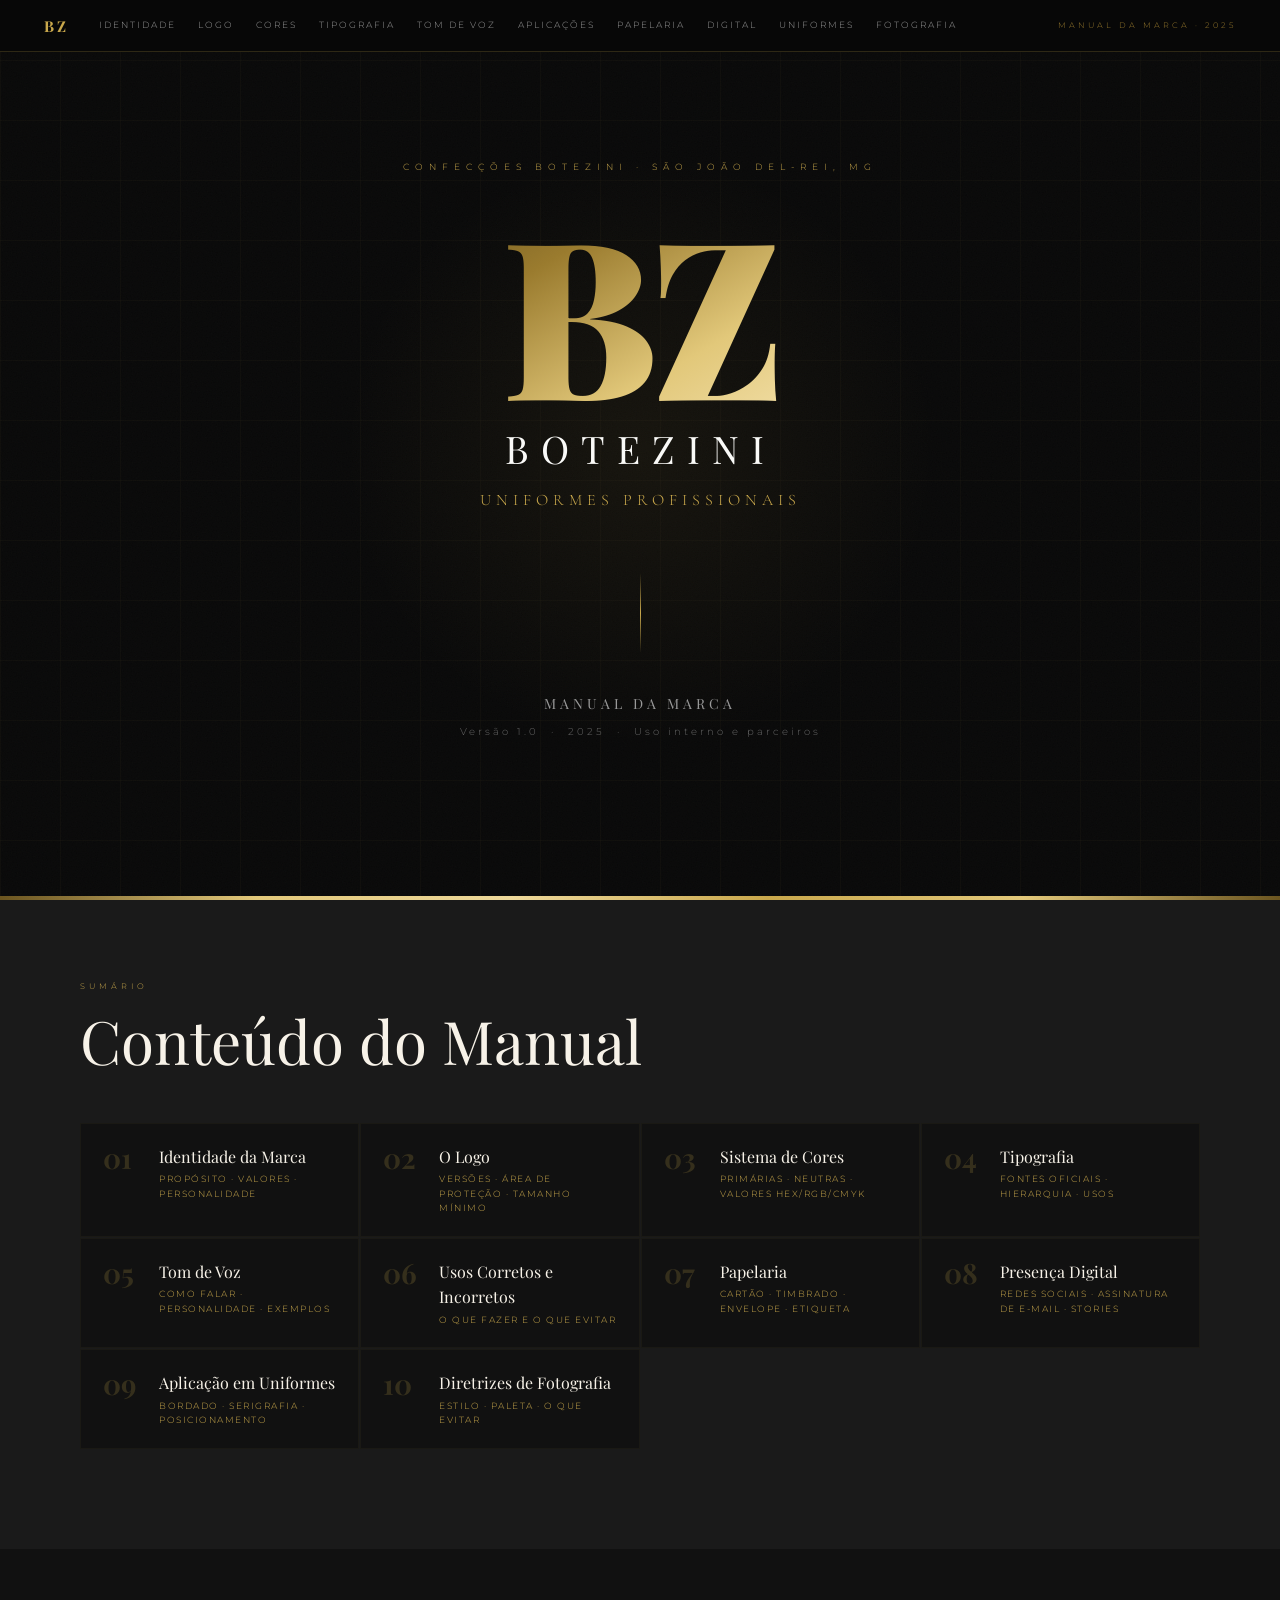
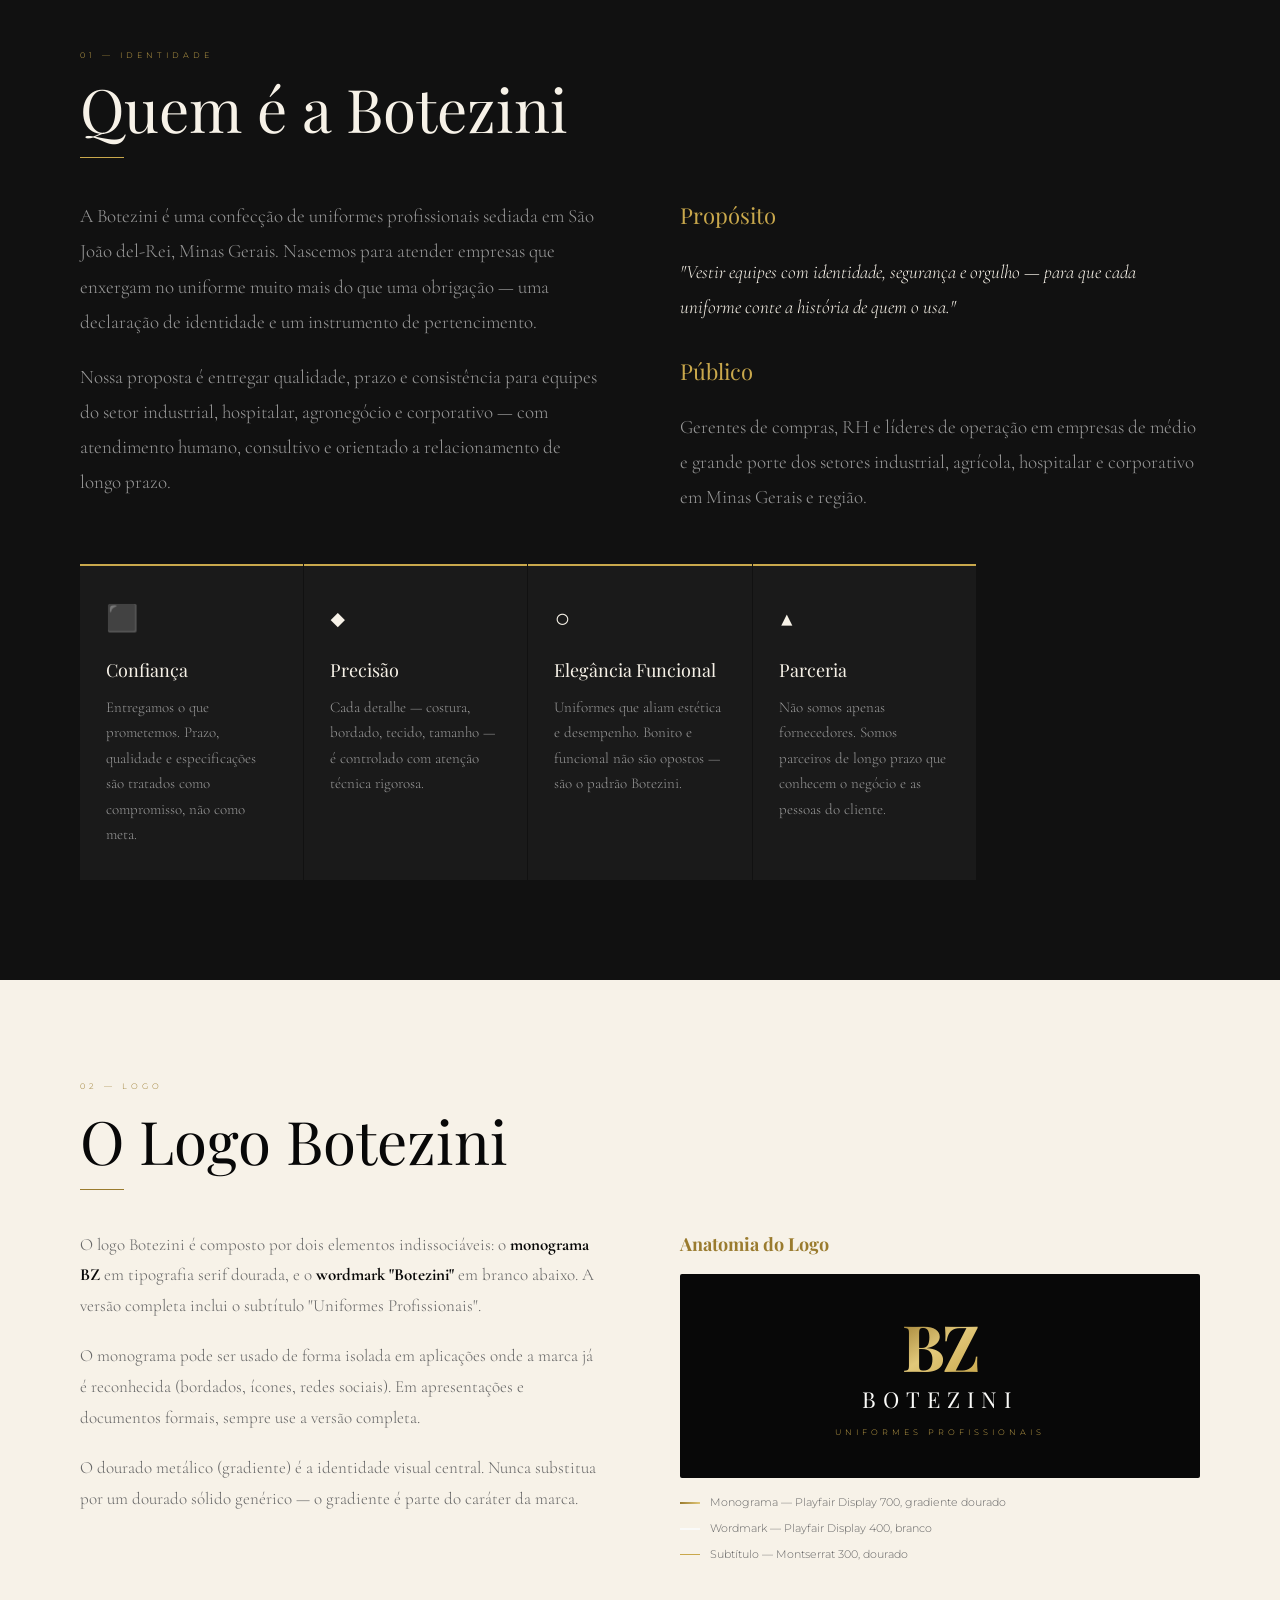
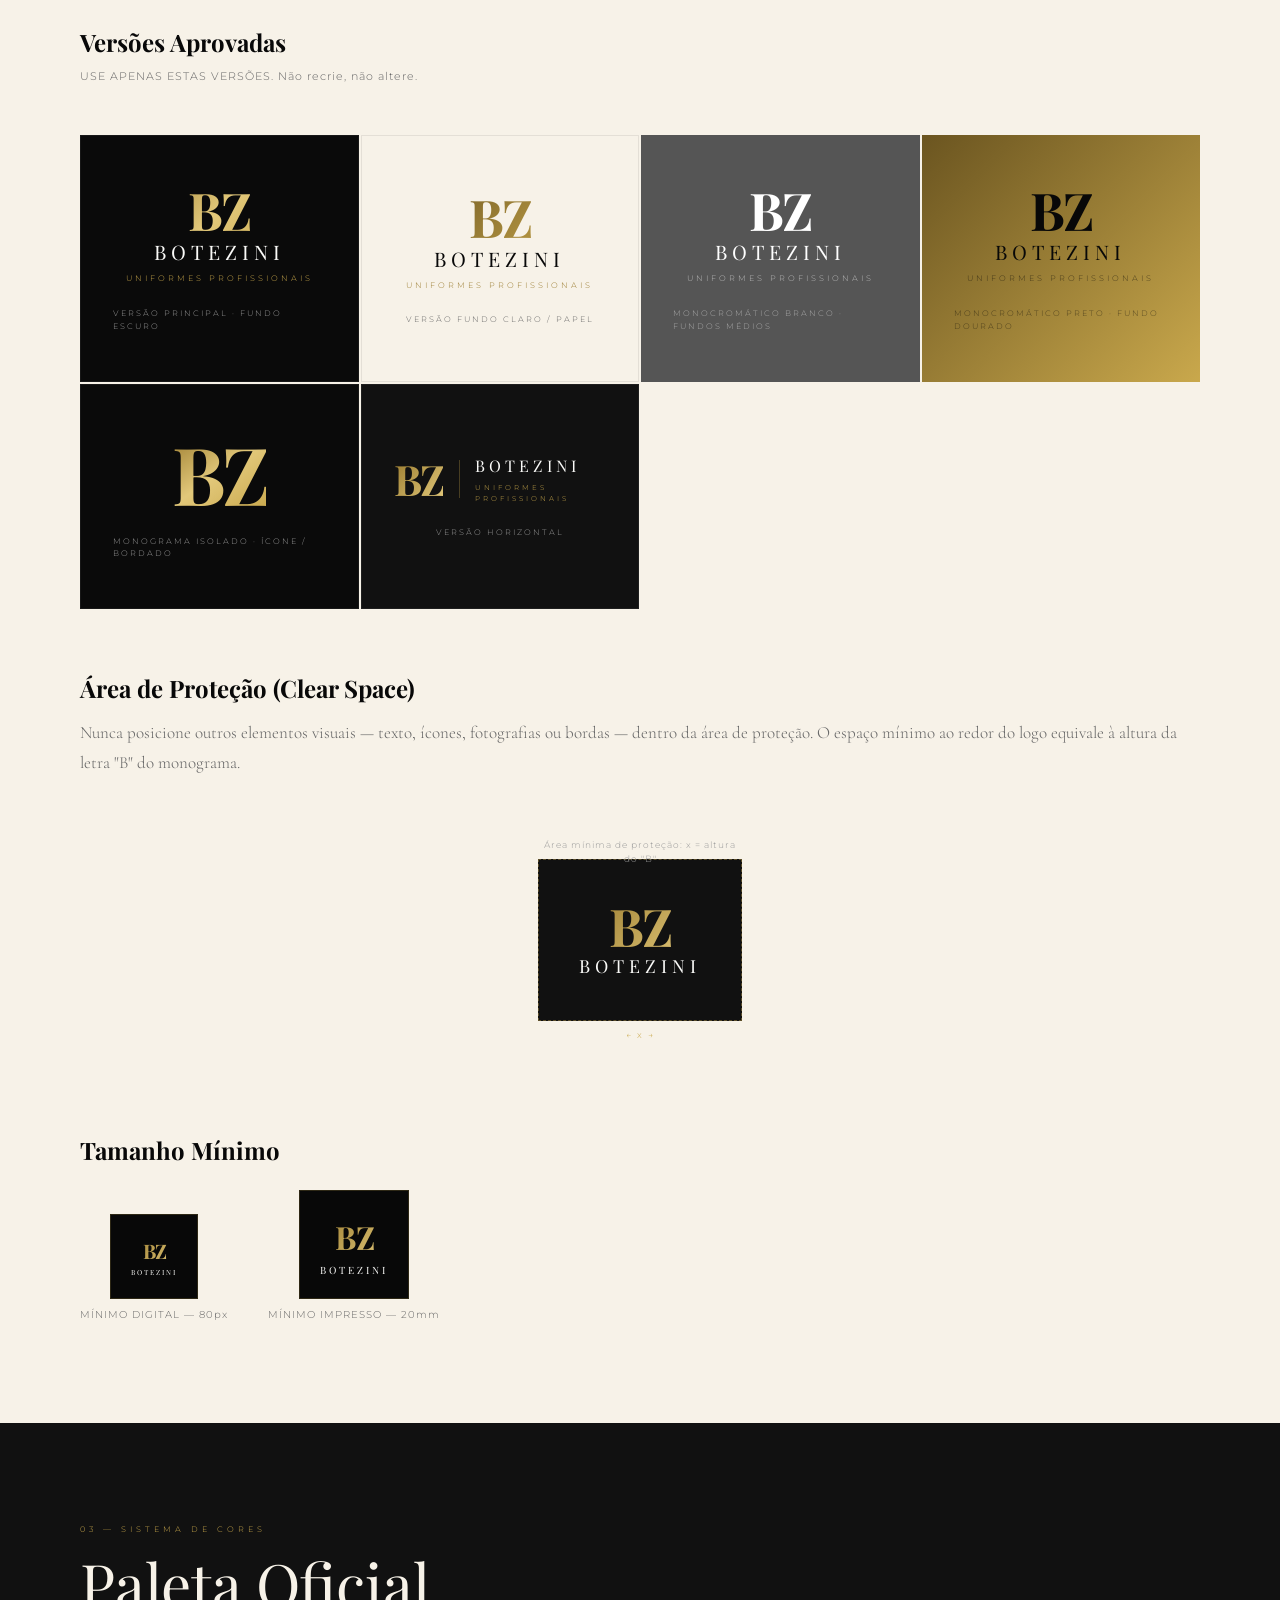
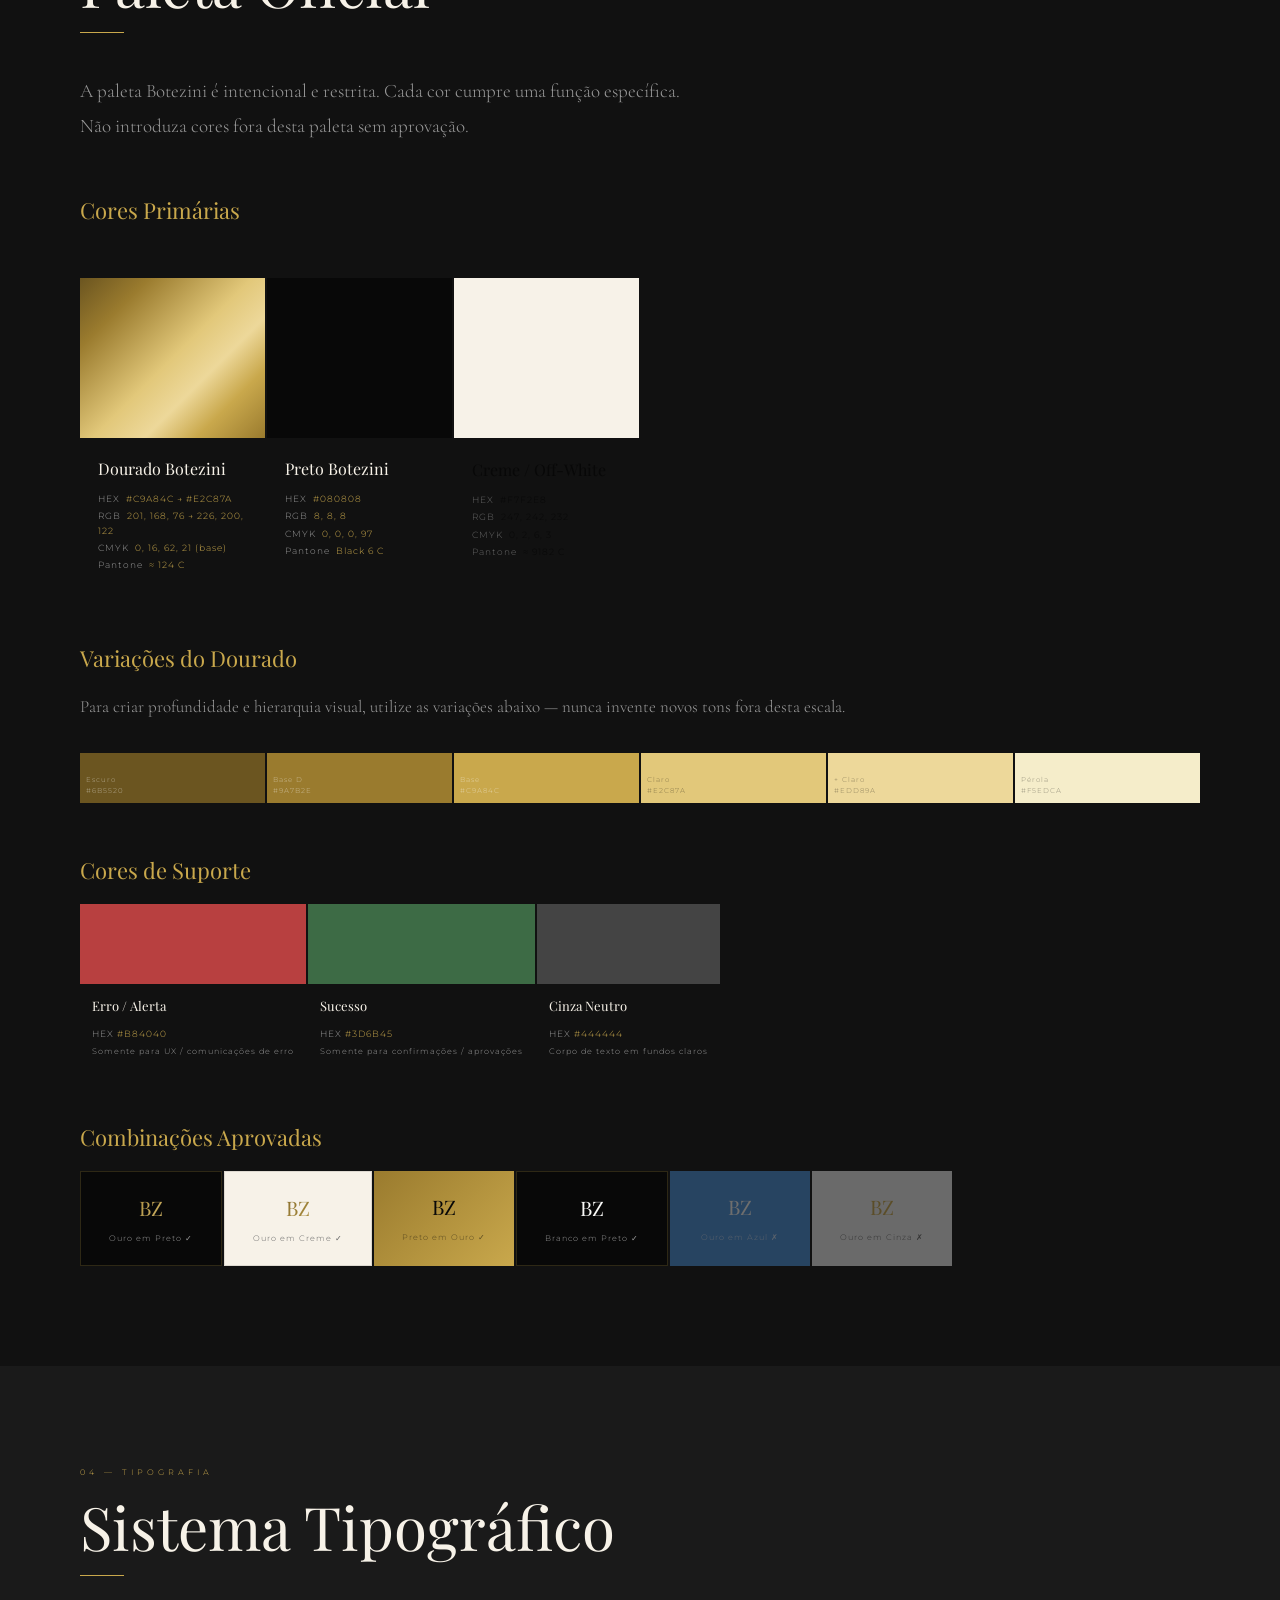
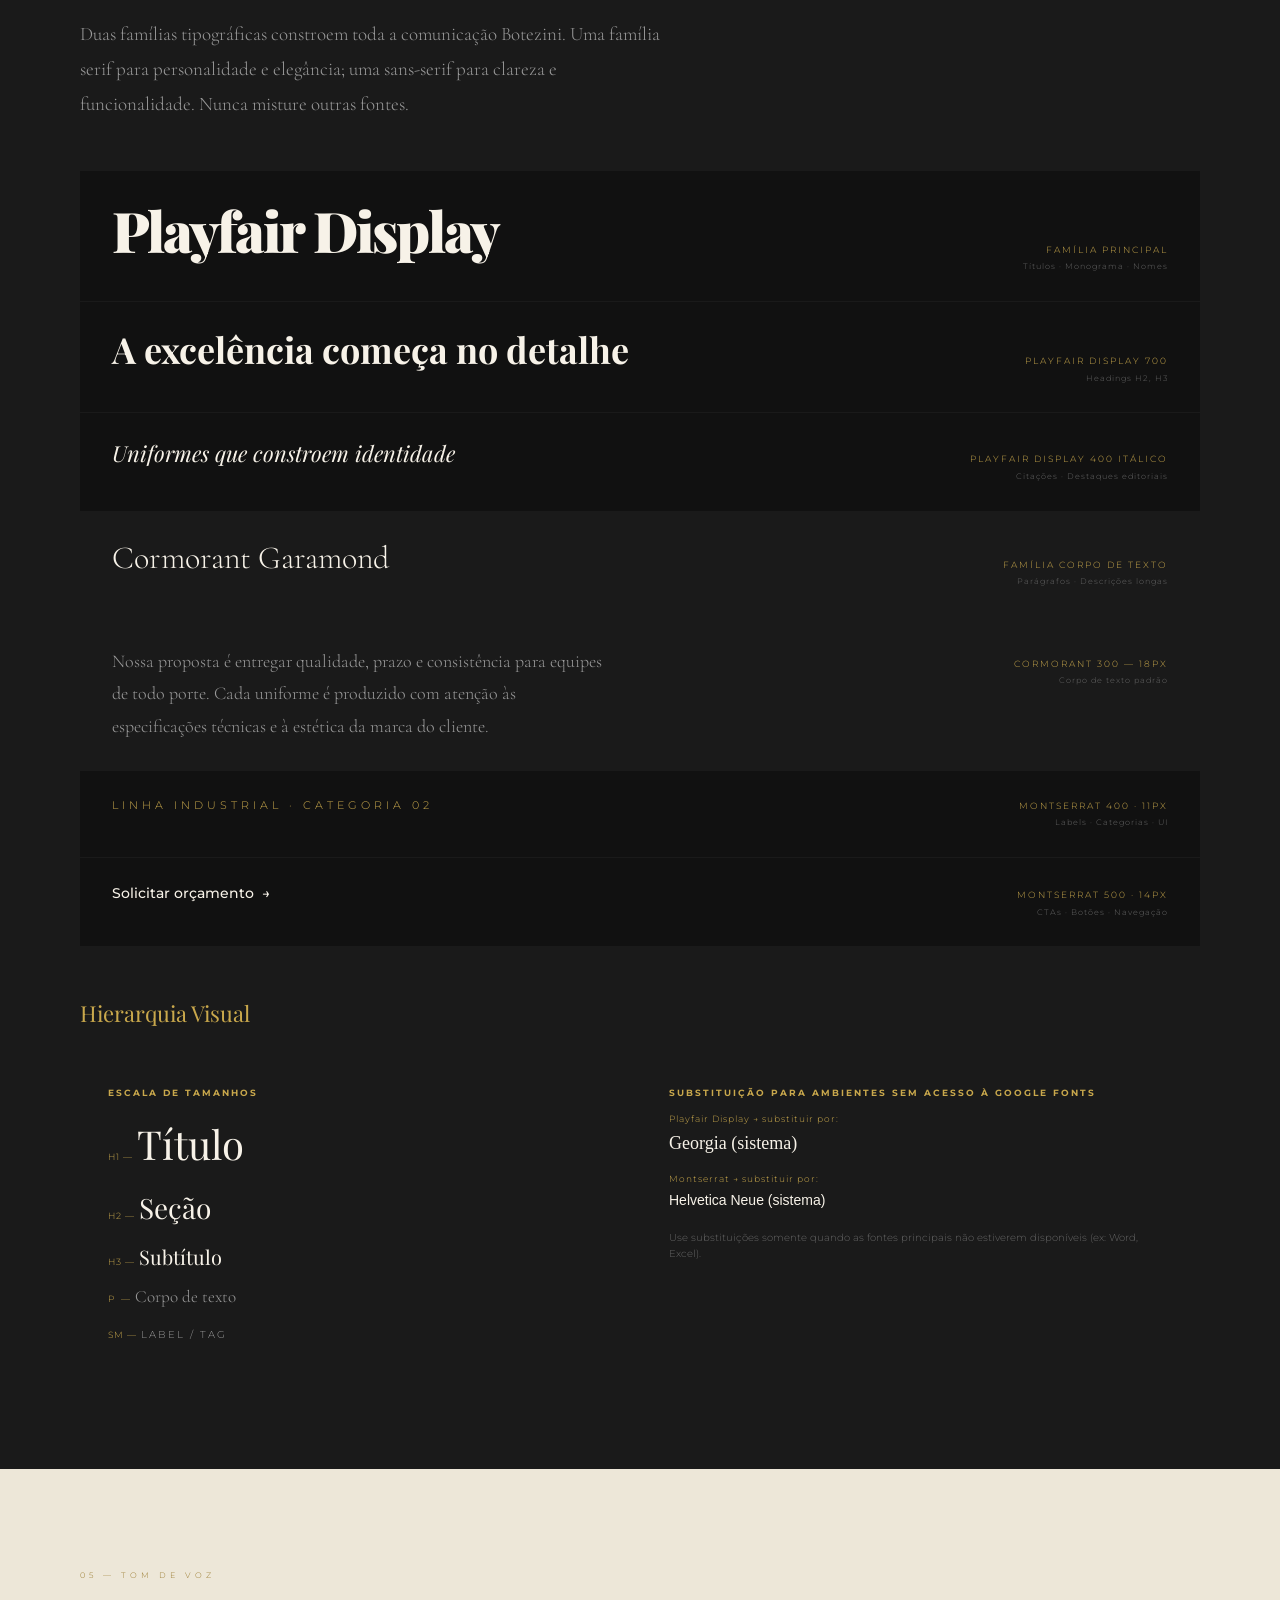
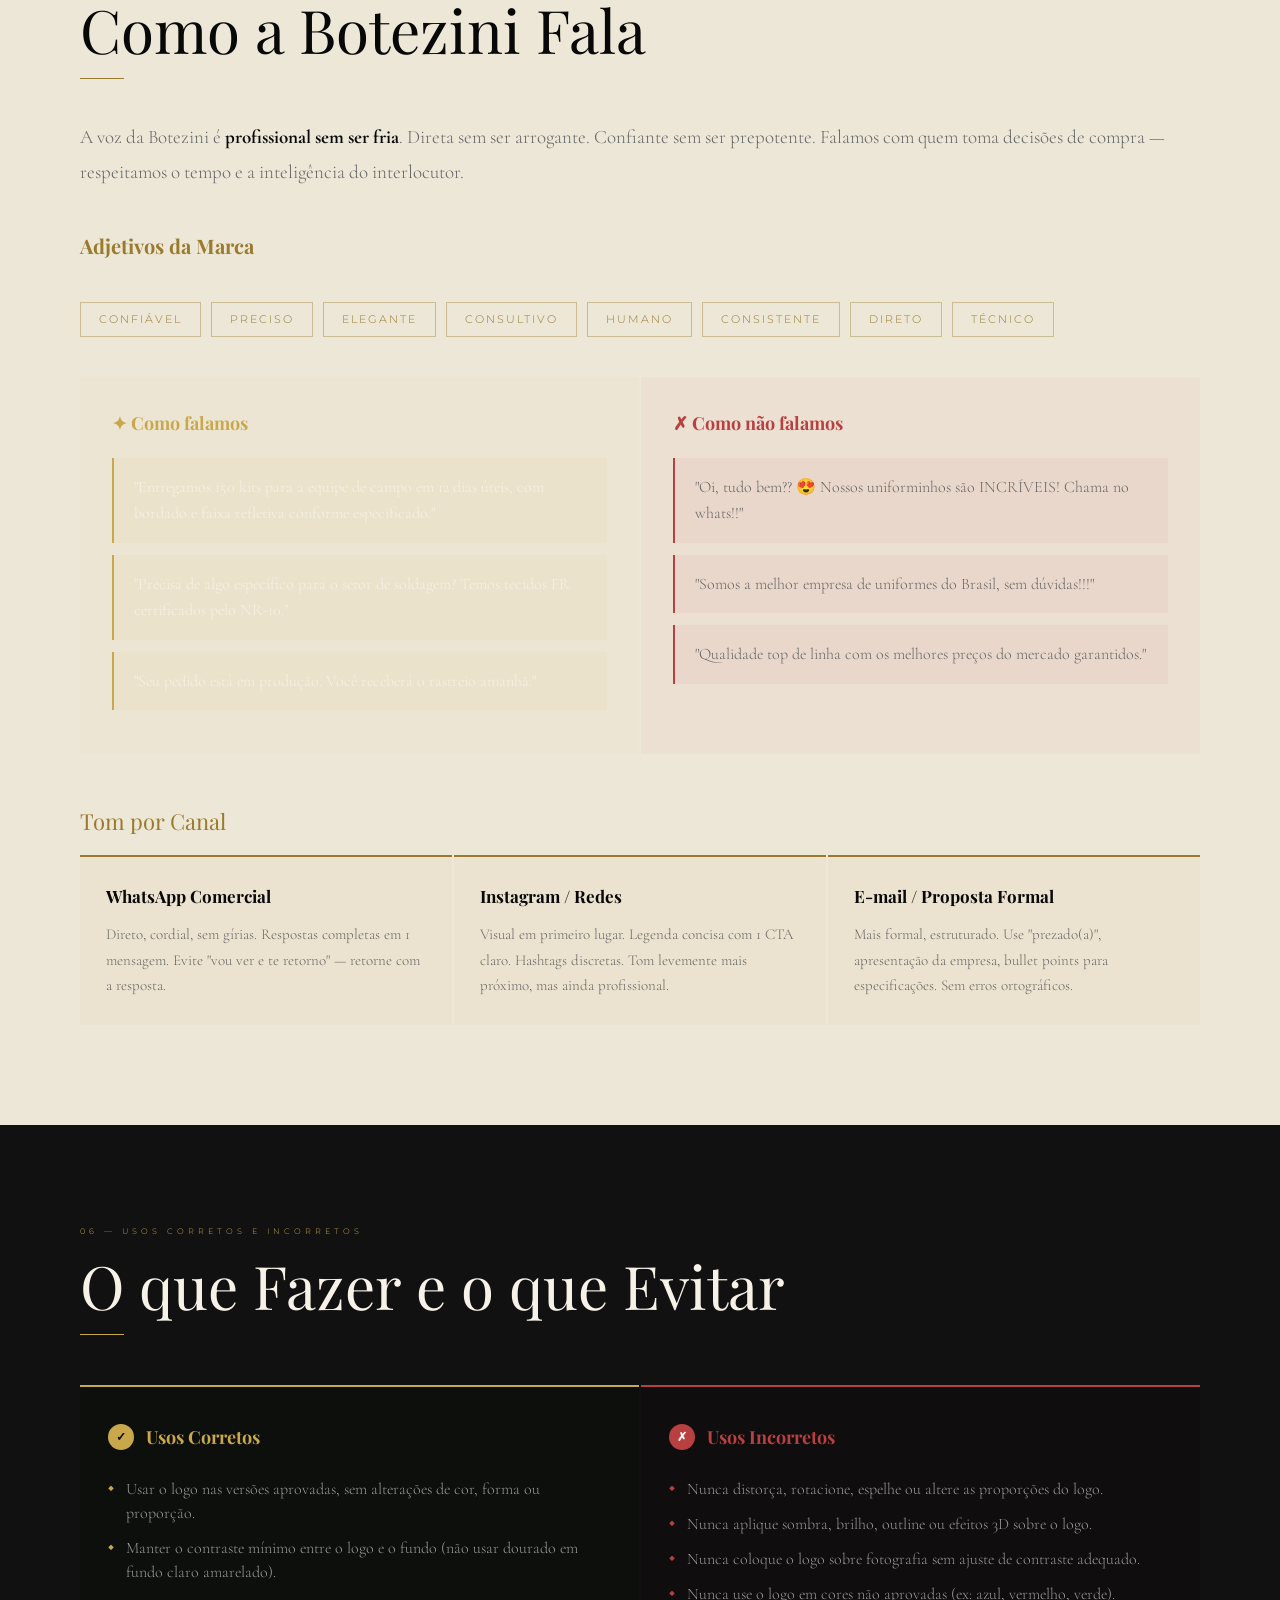
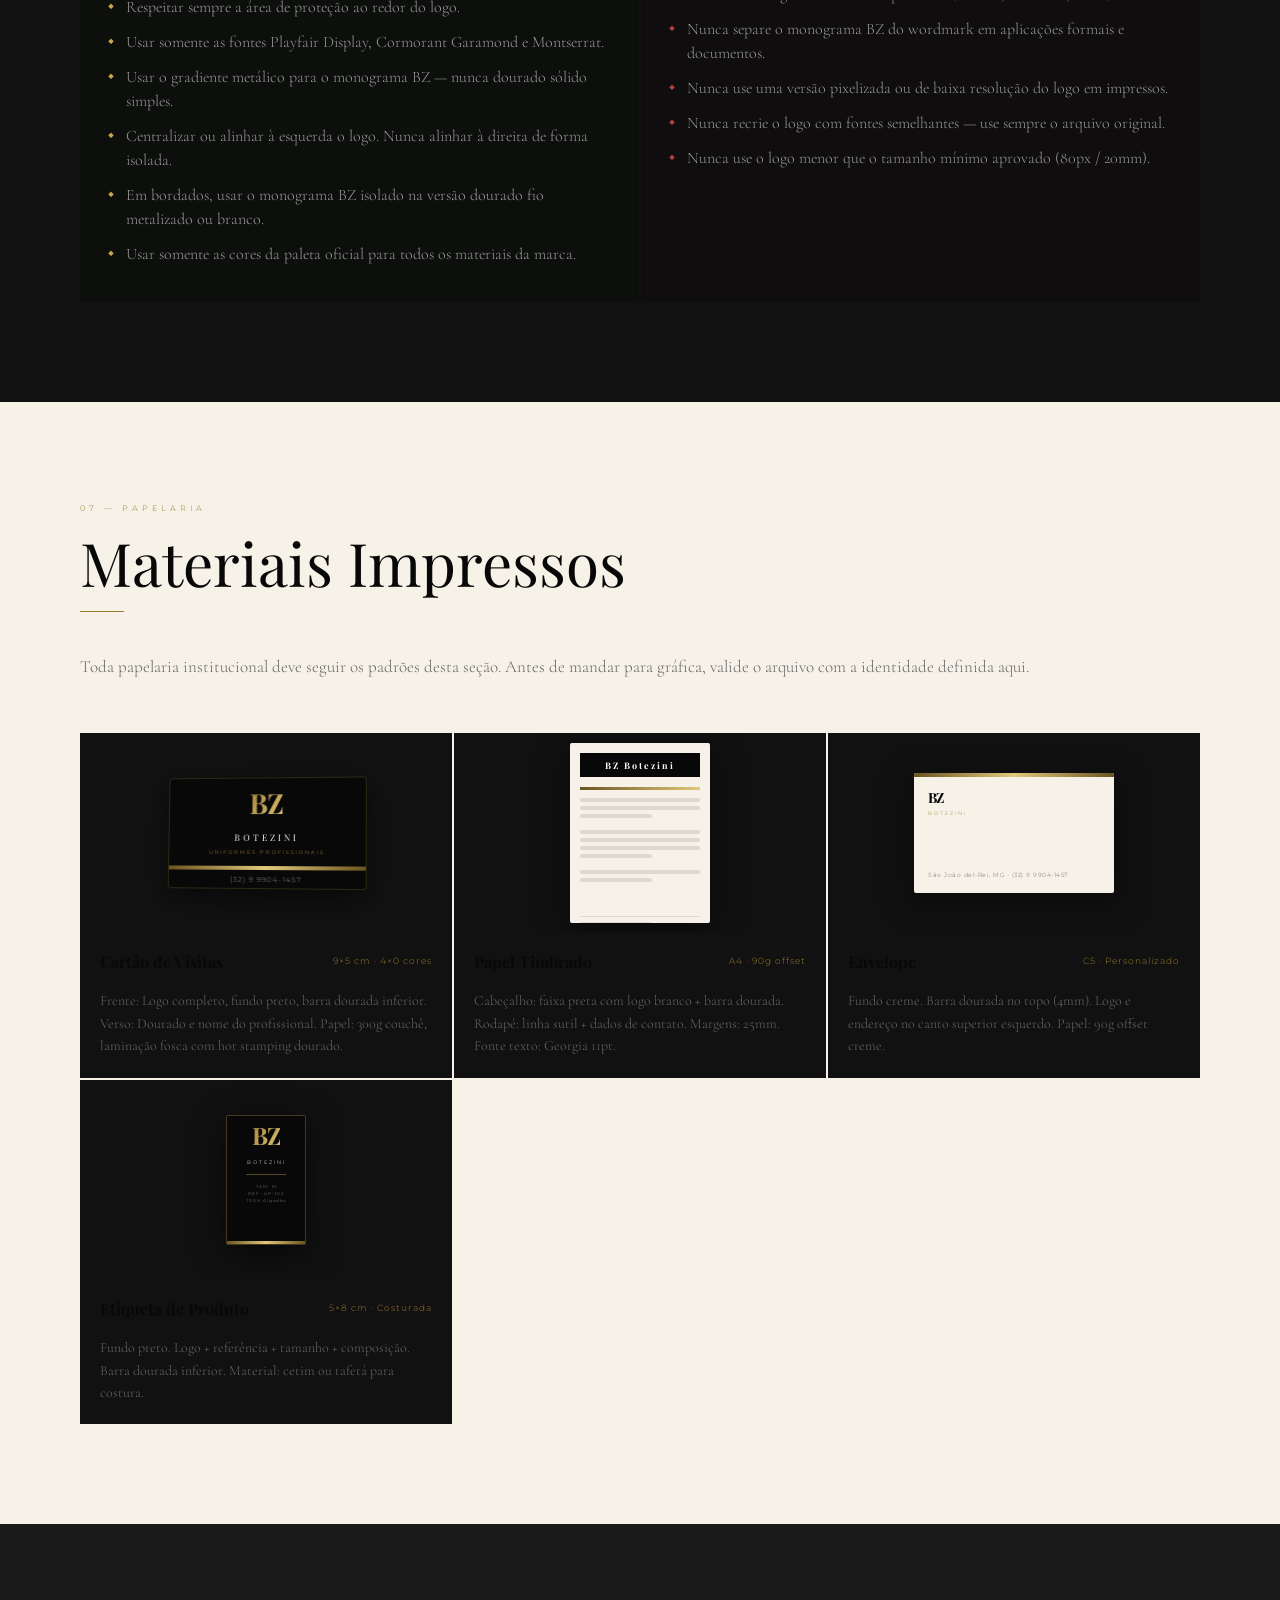
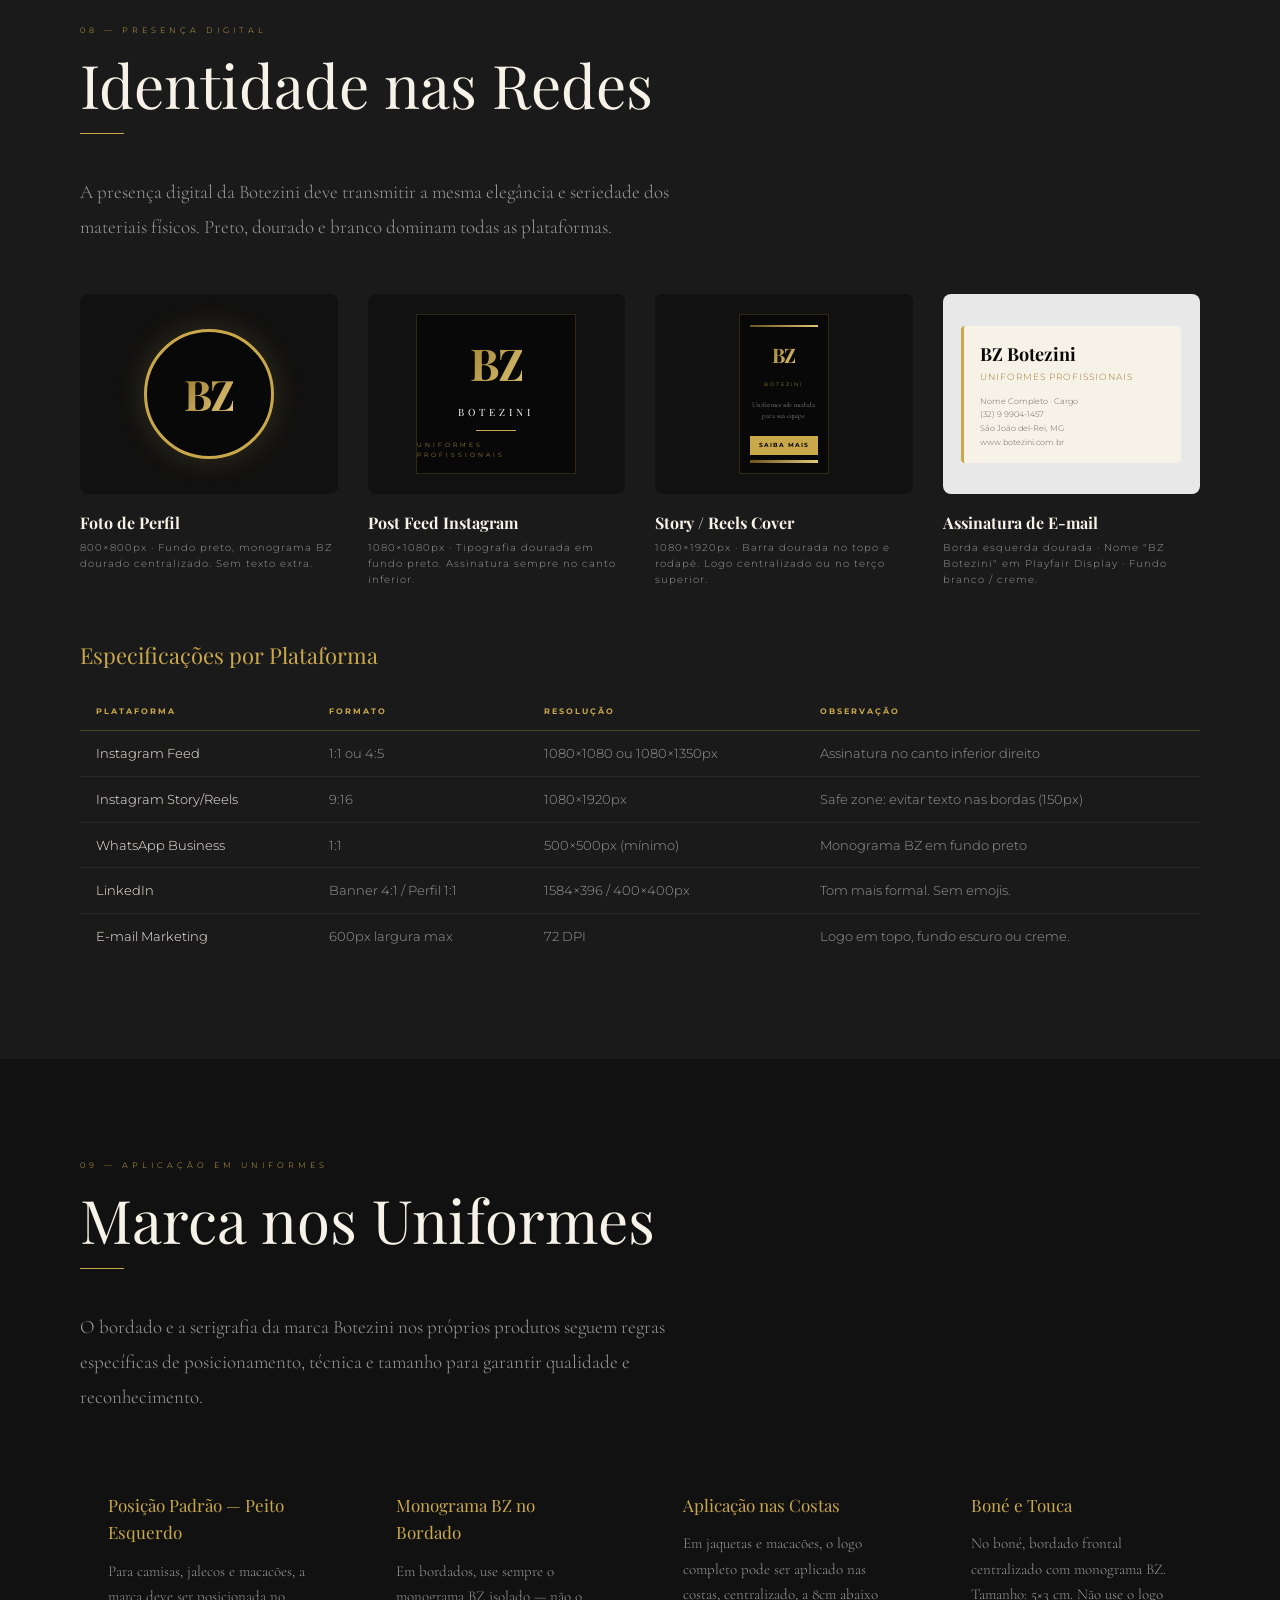
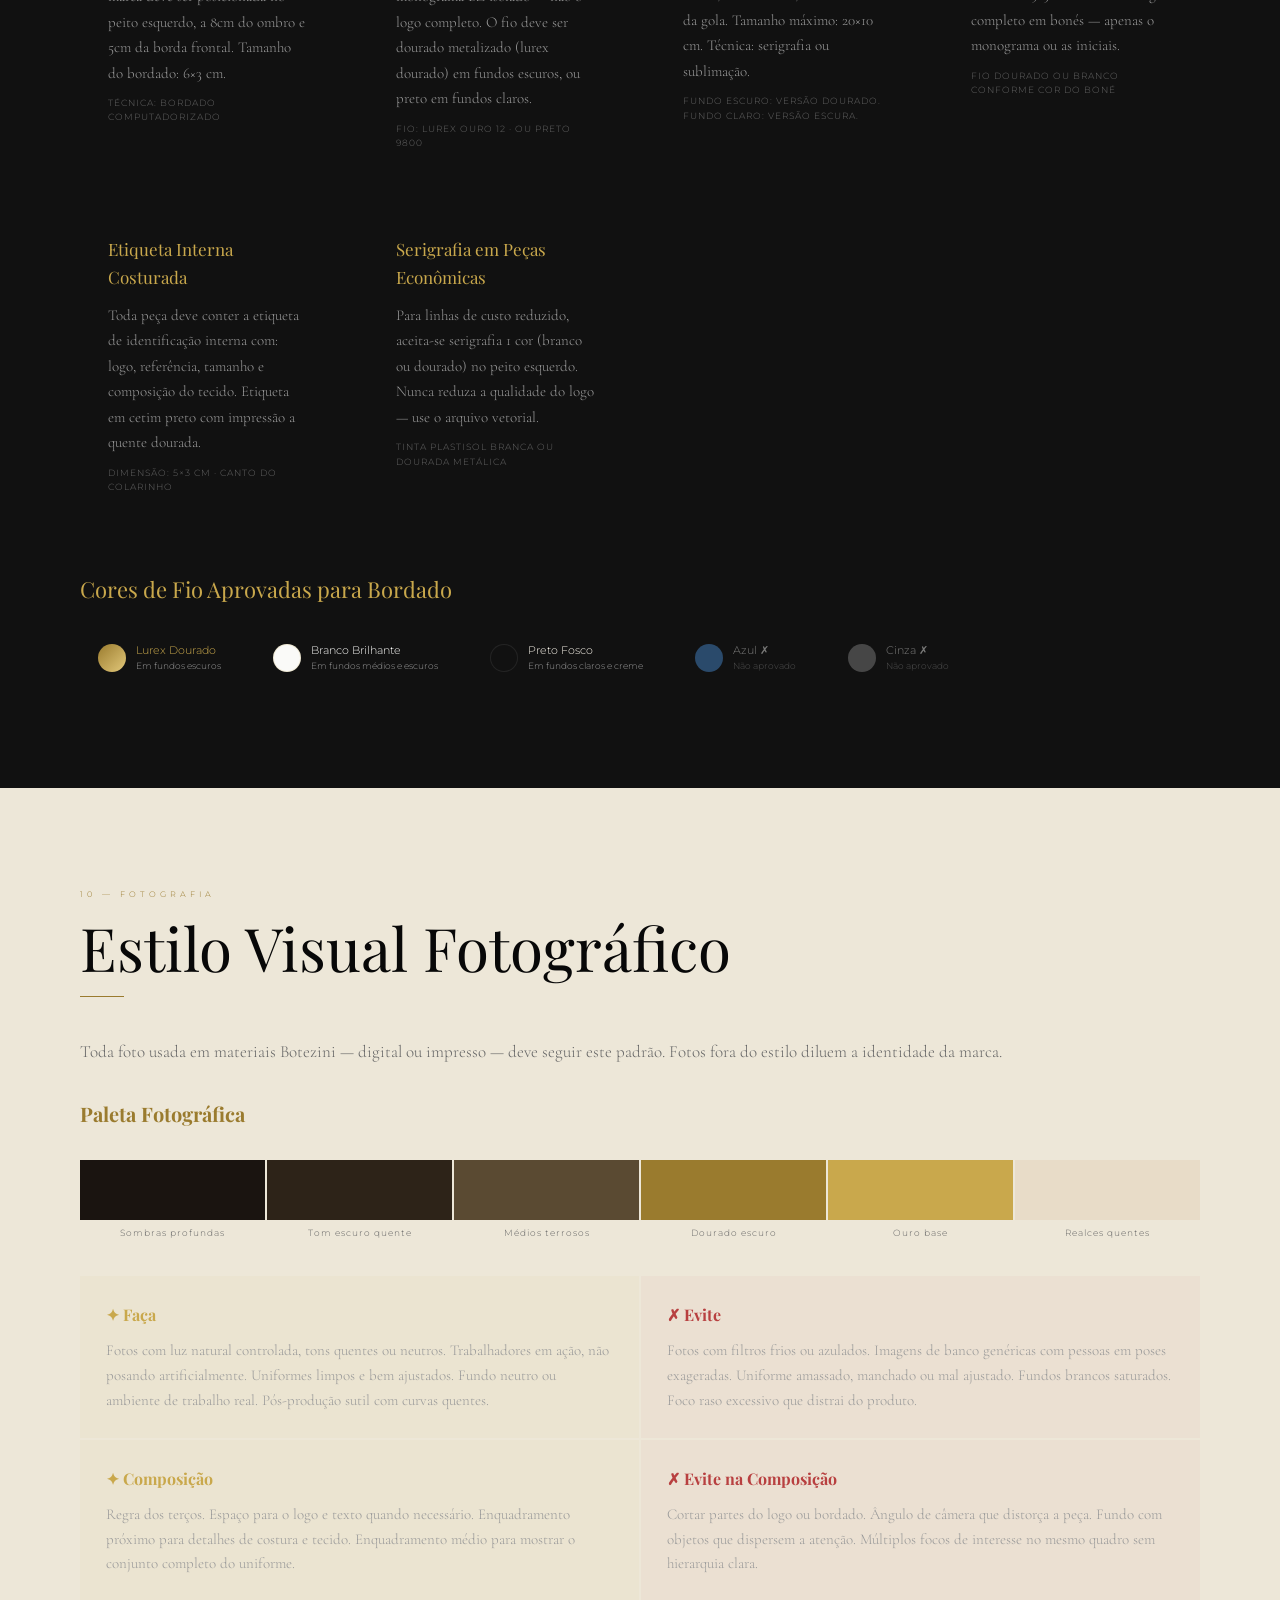
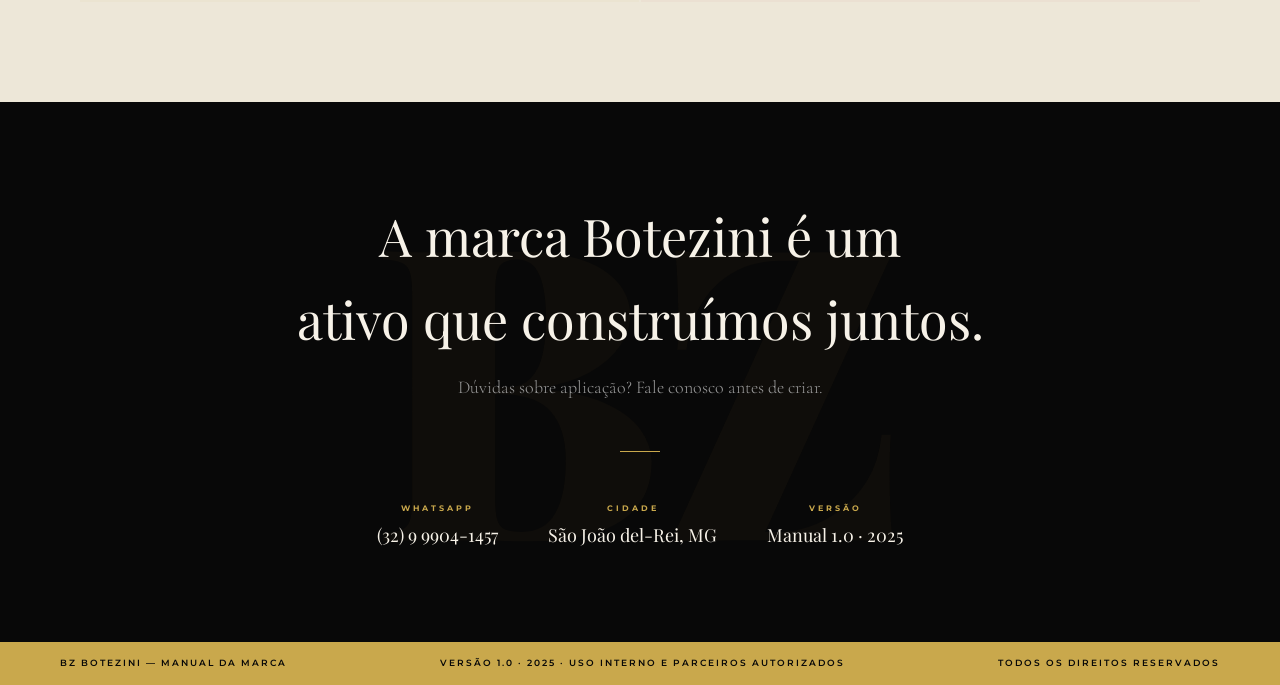
<file: referencias/manual-marca-botezini.html>
<!DOCTYPE html>
<html lang="pt-BR">
<head>
<meta charset="UTF-8">
<meta name="viewport" content="width=device-width, initial-scale=1.0">
<title>Botezini — Manual da Marca</title>
<link href="https://fonts.googleapis.com/css2?family=Playfair+Display:ital,wght@0,400;0,600;0,700;0,900;1,400;1,700&family=Cormorant+Garamond:ital,wght@0,300;0,400;0,500;0,600;1,300;1,400&family=Montserrat:wght@200;300;400;500;600;700&display=swap" rel="stylesheet">
<style>
/* ═══════════════════════════════════════════════
   TOKENS
═══════════════════════════════════════════════ */
:root {
  --ink:      #080808;
  --ink2:     #111;
  --ink3:     #1a1a1a;
  --ink4:     #222;
  --paper:    #F7F2E8;
  --paper2:   #EDE7D8;
  --paper3:   #E0D8C8;

  --gold:     #C9A84C;
  --gold-l:   #E2C87A;
  --gold-ll:  #EDD89A;
  --gold-d:   #9A7B2E;
  --gold-dd:  #6B5520;

  --white:    #FAFAF8;
  --gray1:    #999;
  --gray2:    #666;
  --gray3:    #444;

  --red-err:  #B84040;

  --f-display: 'Playfair Display', Georgia, serif;
  --f-body:    'Cormorant Garamond', 'Times New Roman', serif;
  --f-ui:      'Montserrat', Helvetica, sans-serif;
}

/* ═══════════════════════════════════════════════
   RESET & BASE
═══════════════════════════════════════════════ */
*, *::before, *::after { margin: 0; padding: 0; box-sizing: border-box; }
html { scroll-behavior: smooth; font-size: 16px; }
body { background: var(--ink); color: var(--paper); font-family: var(--f-ui); font-weight: 300; line-height: 1.6; }
::selection { background: rgba(201,168,76,.35); color: var(--white); }

/* ═══════════════════════════════════════════════
   NAV
═══════════════════════════════════════════════ */
nav {
  position: fixed; top: 0; left: 0; right: 0; z-index: 9999;
  background: rgba(8,8,8,.97); border-bottom: 1px solid rgba(201,168,76,.2);
  padding: 0 44px; height: 52px; display: flex; align-items: center; gap: 2px;
  backdrop-filter: blur(14px);
}
.nav-logo {
  font-family: var(--f-display); color: var(--gold);
  font-size: 15px; font-weight: 700; letter-spacing: 3px;
  margin-right: 18px; flex-shrink: 0; text-decoration: none;
}
nav a:not(.nav-logo) {
  color: var(--gray1); text-decoration: none; font-size: 9px;
  letter-spacing: 2px; text-transform: uppercase; padding: 6px 10px;
  transition: color .2s; white-space: nowrap;
}
nav a:not(.nav-logo):hover { color: var(--gold); }
.nav-tag {
  margin-left: auto; font-size: 8px; letter-spacing: 3px;
  text-transform: uppercase; color: var(--gold-d); flex-shrink: 0;
}

/* ═══════════════════════════════════════════════
   SHARED LAYOUT
═══════════════════════════════════════════════ */
.page-section { padding: 100px 80px; }
.page-section.light { background: var(--paper); color: var(--ink); }
.page-section.light2 { background: var(--paper2); color: var(--ink); }
.page-section.dark  { background: var(--ink2); color: var(--paper); }
.page-section.dark2 { background: var(--ink3); color: var(--paper); }

.sec-label {
  font-family: var(--f-ui); font-size: 8px; letter-spacing: 4px;
  text-transform: uppercase; color: var(--gold); display: block; margin-bottom: 14px;
}
.light .sec-label, .light2 .sec-label { color: var(--gold-d); }

.sec-title {
  font-family: var(--f-display); font-size: clamp(32px, 5vw, 60px);
  font-weight: 400; line-height: 1.1; margin-bottom: 16px;
}
.sec-rule { width: 44px; height: 1px; background: var(--gold); margin-bottom: 40px; }
.light .sec-rule, .light2 .sec-rule { background: var(--gold-d); }

.body-lg { font-family: var(--f-body); font-size: 19px; color: var(--gray1); line-height: 1.85; font-weight: 300; }
.body-md { font-family: var(--f-body); font-size: 17px; color: var(--gray1); line-height: 1.8; font-weight: 300; }
.light .body-lg, .light .body-md,
.light2 .body-lg, .light2 .body-md { color: var(--gray2); }

.two-col { display: grid; grid-template-columns: 1fr 1fr; gap: 80px; align-items: start; }
.three-col { display: grid; grid-template-columns: repeat(3, 1fr); gap: 40px; }

@media (max-width: 900px) {
  .page-section { padding: 70px 24px; }
  .two-col, .three-col { grid-template-columns: 1fr; gap: 40px; }
  nav { padding: 0 20px; gap: 0; }
  nav a:not(.nav-logo) { display: none; }
  .nav-tag { display: none; }
}

/* ═══════════════════════════════════════════════
   CAPA
═══════════════════════════════════════════════ */
.cover {
  min-height: 100vh; display: flex; flex-direction: column;
  align-items: center; justify-content: center; text-align: center;
  position: relative; overflow: hidden; background: var(--ink); padding: 100px 40px;
}
.cover-grain {
  position: absolute; inset: 0; pointer-events: none; z-index: 0;
  background-image: url("data:image/svg+xml,%3Csvg xmlns='http://www.w3.org/2000/svg' width='300' height='300'%3E%3Cfilter id='n'%3E%3CfeTurbulence type='fractalNoise' baseFrequency='0.8' numOctaves='4' stitchTiles='stitch'/%3E%3C/filter%3E%3Crect width='100%25' height='100%25' filter='url(%23n)' opacity='0.04'/%3E%3C/svg%3E");
  opacity: .7;
}
.cover-glow {
  position: absolute; width: 600px; height: 600px; border-radius: 50%;
  background: radial-gradient(ellipse, rgba(201,168,76,.07) 0%, transparent 70%);
  top: 50%; left: 50%; transform: translate(-50%, -50%);
  pointer-events: none; z-index: 0;
}
.cover-grid {
  position: absolute; inset: 0; pointer-events: none; z-index: 0;
  background-image: 
    linear-gradient(rgba(201,168,76,.03) 1px, transparent 1px),
    linear-gradient(90deg, rgba(201,168,76,.03) 1px, transparent 1px);
  background-size: 60px 60px;
}
.cover-content { position: relative; z-index: 1; }

.cover-eyebrow {
  font-size: 9px; letter-spacing: 6px; text-transform: uppercase;
  color: var(--gold); margin-bottom: 36px; display: block;
}
.cover-bz {
  font-family: var(--f-display); font-size: clamp(120px, 22vw, 220px);
  font-weight: 900; line-height: .9; letter-spacing: -6px;
  background: linear-gradient(150deg,
    var(--gold-dd)  0%,
    var(--gold-d)  18%,
    var(--gold-l)  42%,
    var(--gold-ll) 54%,
    var(--gold)    66%,
    var(--gold-d)  82%,
    var(--gold-dd) 100%
  );
  -webkit-background-clip: text; -webkit-text-fill-color: transparent;
  background-clip: text; display: block; margin-bottom: 10px;
  animation: shimmer 8s ease-in-out infinite alternate;
  background-size: 200% auto;
}
@keyframes shimmer {
  0%   { background-position: 0% center; }
  100% { background-position: 100% center; }
}
.cover-wordmark {
  font-family: var(--f-display); font-size: clamp(18px, 4vw, 38px);
  font-weight: 400; letter-spacing: 12px; text-transform: uppercase;
  color: var(--white); margin-bottom: 8px;
}
.cover-subtitle {
  font-family: var(--f-body); font-size: clamp(12px, 1.8vw, 16px);
  color: var(--gold); letter-spacing: 5px; text-transform: uppercase;
  font-weight: 300; margin-bottom: 60px;
}
.cover-rule { width: 1px; height: 80px; background: linear-gradient(to bottom, transparent, var(--gold), transparent); margin: 0 auto 40px; }
.cover-doc-title {
  font-family: var(--f-display); font-size: clamp(11px, 1.5vw, 14px);
  color: var(--gray1); letter-spacing: 4px; text-transform: uppercase; font-weight: 400;
}
.cover-doc-version { font-size: 10px; color: var(--gray2); letter-spacing: 3px; margin-top: 8px; }
.cover-bottom-bar {
  position: absolute; bottom: 0; left: 0; right: 0; height: 4px;
  background: linear-gradient(90deg, var(--gold-dd), var(--gold-l), var(--gold-ll), var(--gold), var(--gold-l), var(--gold-dd));
}

/* ═══════════════════════════════════════════════
   ÍNDICE
═══════════════════════════════════════════════ */
.toc-grid { display: grid; grid-template-columns: repeat(auto-fill, minmax(260px, 1fr)); gap: 1px; margin-top: 50px; }
.toc-item {
  display: flex; align-items: flex-start; gap: 18px;
  padding: 20px 22px; background: var(--ink2);
  text-decoration: none; transition: background .2s;
  border: 1px solid rgba(201,168,76,.05);
}
.toc-item:hover { background: var(--ink3); }
.toc-num {
  font-family: var(--f-display); font-size: 28px; color: rgba(201,168,76,.2);
  font-weight: 700; min-width: 38px; line-height: 1;
}
.toc-info h4 { font-family: var(--f-display); font-size: 16px; color: var(--paper); margin-bottom: 3px; font-weight: 400; }
.toc-info p  { font-size: 9px; letter-spacing: 1.5px; color: var(--gold); text-transform: uppercase; }

/* ═══════════════════════════════════════════════
   SEÇÃO SOBRE / VALORES
═══════════════════════════════════════════════ */
.pillars { display: grid; grid-template-columns: repeat(auto-fill, minmax(200px, 1fr)); gap: 1px; margin-top: 50px; }
.pillar {
  padding: 32px 26px; background: var(--ink3);
  border-top: 2px solid var(--gold);
}
.pillar-icon { font-size: 26px; margin-bottom: 16px; }
.pillar h4 { font-family: var(--f-display); font-size: 18px; color: var(--paper); margin-bottom: 10px; font-weight: 400; }
.pillar p  { font-family: var(--f-body); font-size: 15px; color: var(--gray1); line-height: 1.7; }

/* ═══════════════════════════════════════════════
   LOGO
═══════════════════════════════════════════════ */
.logo-grid { display: grid; grid-template-columns: repeat(auto-fill, minmax(260px, 1fr)); gap: 2px; margin-top: 50px; }
.logo-box {
  padding: 48px 32px; display: flex; flex-direction: column;
  align-items: center; justify-content: center; gap: 22px; min-height: 220px;
}
.logo-box.on-dark  { background: #0a0a0a; border: 1px solid rgba(255,255,255,.06); }
.logo-box.on-gold  { background: linear-gradient(135deg, var(--gold-dd), var(--gold)); }
.logo-box.on-light { background: var(--paper); border: 1px solid rgba(0,0,0,.08); }
.logo-box.on-gray  { background: #555; }
.logo-box-label { font-size: 8px; letter-spacing: 2px; text-transform: uppercase; }
.logo-box.on-dark .logo-box-label  { color: var(--gray1); }
.logo-box.on-gold .logo-box-label  { color: rgba(0,0,0,.5); }
.logo-box.on-light .logo-box-label { color: var(--gray2); }
.logo-box.on-gray .logo-box-label  { color: rgba(255,255,255,.5); }

/* Inline SVG logo versions */
.bz-mark { font-family: var(--f-display); font-size: 52px; font-weight: 700; letter-spacing: -2px; line-height: 1; }
.bz-name { font-family: var(--f-display); font-size: 20px; letter-spacing: 5px; text-transform: uppercase; }
.bz-tag  { font-size: 8px; letter-spacing: 3px; text-transform: uppercase; }

.version-dark .bz-mark { background: linear-gradient(135deg, var(--gold-d), var(--gold-l), var(--gold)); -webkit-background-clip: text; -webkit-text-fill-color: transparent; background-clip: text; }
.version-dark .bz-name { color: var(--white); }
.version-dark .bz-tag  { color: var(--gold); }

.version-light .bz-mark { background: linear-gradient(135deg, var(--gold-dd), var(--gold)); -webkit-background-clip: text; -webkit-text-fill-color: transparent; background-clip: text; }
.version-light .bz-name { color: var(--ink); }
.version-light .bz-tag  { color: var(--gold-d); }

.version-mono-w .bz-mark, .version-mono-w .bz-name, .version-mono-w .bz-tag { color: var(--white); }
.version-mono-b .bz-mark, .version-mono-b .bz-name, .version-mono-b .bz-tag { color: var(--ink); }

/* Clear space */
.clearspace-demo {
  display: inline-block; margin: 50px auto;
  border: 1px dashed rgba(201,168,76,.4); padding: 40px;
  position: relative; background: var(--ink2);
}
.clearspace-demo::before {
  content: '← x →'; position: absolute; left: 0; right: 0; bottom: -22px;
  text-align: center; font-size: 9px; color: var(--gold); letter-spacing: 2px;
}
.clearspace-demo::after {
  content: 'Área mínima de proteção: x = altura do "B"';
  position: absolute; left: 0; right: 0; top: -22px;
  text-align: center; font-size: 9px; color: var(--gray1); letter-spacing: 1px;
}

/* ═══════════════════════════════════════════════
   CORES
═══════════════════════════════════════════════ */
.colors-primary { display: grid; grid-template-columns: repeat(auto-fill, minmax(180px, 1fr)); gap: 2px; margin-top: 50px; }
.color-card { overflow: hidden; }
.color-swatch { height: 160px; }
.color-info { padding: 18px; background: var(--ink2); }
.color-name  { font-family: var(--f-display); font-size: 16px; margin-bottom: 10px; color: var(--paper); }
.color-values { display: flex; flex-direction: column; gap: 3px; }
.color-val { font-size: 9px; letter-spacing: 1px; color: var(--gray1); font-family: var(--f-ui); }
.color-val span { color: var(--gold); }

/* Tints grid */
.tints-row { display: flex; gap: 2px; margin-top: 30px; }
.tint-box { flex: 1; height: 50px; display: flex; align-items: flex-end; padding: 6px; }
.tint-box span { font-size: 8px; color: rgba(0,0,0,.5); font-family: var(--f-ui); }
.tint-box.light-tint span { color: rgba(0,0,0,.4); }
.tint-box.dark-tint span  { color: rgba(255,255,255,.4); }

/* ═══════════════════════════════════════════════
   TIPOGRAFIA
═══════════════════════════════════════════════ */
.type-specimen { margin-top: 50px; display: flex; flex-direction: column; gap: 1px; }
.type-row { background: var(--ink2); padding: 28px 32px; display: flex; align-items: baseline; justify-content: space-between; gap: 30px; }
.type-sample { line-height: 1.1; }
.type-meta { text-align: right; flex-shrink: 0; }
.type-meta-name  { font-size: 9px; letter-spacing: 2px; color: var(--gold); text-transform: uppercase; }
.type-meta-spec  { font-size: 8px; color: var(--gray2); letter-spacing: 1px; margin-top: 3px; }
.type-usage-grid { display: grid; grid-template-columns: 1fr 1fr; gap: 2px; margin-top: 30px; }
.type-usage-card { background: var(--ink3); padding: 24px 28px; }
.type-usage-card h5 { font-size: 9px; letter-spacing: 2px; color: var(--gold); text-transform: uppercase; margin-bottom: 12px; }
.type-usage-example { }
.type-dont { opacity: .4; text-decoration: line-through; }

/* ═══════════════════════════════════════════════
   TOM DE VOZ
═══════════════════════════════════════════════ */
.voice-grid { display: grid; grid-template-columns: 1fr 1fr; gap: 2px; margin-top: 50px; }
.voice-card { padding: 32px; background: var(--ink2); }
.voice-card h4 { font-family: var(--f-display); font-size: 18px; margin-bottom: 20px; }
.voice-card.yes h4 { color: var(--gold); }
.voice-card.no h4  { color: var(--red-err); }
.voice-example {
  padding: 16px 20px; margin-bottom: 12px;
  font-family: var(--f-body); font-size: 16px; line-height: 1.65;
}
.voice-card.yes .voice-example { background: rgba(201,168,76,.06); border-left: 2px solid var(--gold); color: var(--paper); }
.voice-card.no  .voice-example { background: rgba(184,64,64,.06); border-left: 2px solid var(--red-err); color: var(--gray1); }

.adjectives { display: flex; flex-wrap: wrap; gap: 10px; margin-top: 40px; }
.adj { padding: 8px 18px; border: 1px solid rgba(201,168,76,.35); font-size: 11px; letter-spacing: 2px; text-transform: uppercase; color: var(--gold); }

/* ═══════════════════════════════════════════════
   USO CORRETO / INCORRETO
═══════════════════════════════════════════════ */
.dos-donts { display: grid; grid-template-columns: 1fr 1fr; gap: 2px; margin-top: 50px; }
.usage-box { padding: 36px 28px; }
.usage-box.do   { background: #0d0f0d; border-top: 2px solid var(--gold); }
.usage-box.dont { background: #0f0d0d; border-top: 2px solid var(--red-err); }
.usage-box-head { display: flex; align-items: center; gap: 12px; margin-bottom: 26px; }
.usage-badge {
  width: 26px; height: 26px; border-radius: 50%;
  display: flex; align-items: center; justify-content: center;
  font-size: 12px; font-weight: 700; flex-shrink: 0;
}
.do   .usage-badge { background: var(--gold); color: var(--ink); }
.dont .usage-badge { background: var(--red-err); color: var(--white); }
.usage-box-head h4 { font-family: var(--f-display); font-size: 18px; }
.do   .usage-box-head h4 { color: var(--gold); }
.dont .usage-box-head h4 { color: var(--red-err); }
.usage-items { display: flex; flex-direction: column; gap: 11px; }
.usage-item { display: flex; gap: 12px; align-items: flex-start; }
.usage-item-bullet { font-size: 10px; flex-shrink: 0; margin-top: 3px; }
.do   .usage-item-bullet { color: var(--gold); }
.dont .usage-item-bullet { color: var(--red-err); }
.usage-item-text { font-family: var(--f-body); font-size: 16px; color: var(--gray1); line-height: 1.5; }

/* ═══════════════════════════════════════════════
   PAPELARIA
═══════════════════════════════════════════════ */
.stationery-grid { display: grid; grid-template-columns: repeat(auto-fill, minmax(280px, 1fr)); gap: 2px; margin-top: 50px; }
.stationery-card { background: var(--ink2); overflow: hidden; }
.stationery-preview { height: 200px; display: flex; align-items: center; justify-content: center; position: relative; overflow: hidden; }
.stationery-label { padding: 16px 20px; display: flex; justify-content: space-between; align-items: center; }
.stationery-label h5 { font-family: var(--f-display); font-size: 16px; color: var(--paper); }
.stationery-label span { font-size: 9px; color: var(--gold); letter-spacing: 1px; }

/* Business card mockup */
.bc-mockup {
  width: 200px; height: 112px; border-radius: 4px; overflow: hidden;
  box-shadow: 0 8px 32px rgba(0,0,0,.6);
  background: var(--ink); display: flex; flex-direction: column;
  align-items: center; justify-content: center; gap: 4px;
  border: 1px solid rgba(201,168,76,.2);
}
.bc-bz { font-family: var(--f-display); font-size: 28px; font-weight: 700; letter-spacing: -1px; background: linear-gradient(135deg, var(--gold-d), var(--gold-l)); -webkit-background-clip: text; -webkit-text-fill-color: transparent; background-clip: text; }
.bc-name { font-family: var(--f-display); font-size: 9px; letter-spacing: 3px; color: var(--white); text-transform: uppercase; }
.bc-bar { height: 4px; width: 100%; background: linear-gradient(90deg, var(--gold-dd), var(--gold-l), var(--gold-dd)); margin-top: 6px; }
.bc-info { font-size: 7px; color: var(--gray1); letter-spacing: 1px; }

/* Letterhead mockup */
.lh-mockup {
  width: 140px; height: 180px; background: var(--paper); border-radius: 2px;
  box-shadow: 0 8px 32px rgba(0,0,0,.5); padding: 10px; overflow: hidden;
}
.lh-header { height: 24px; background: var(--ink); display: flex; align-items: center; justify-content: center; margin-bottom: 10px; }
.lh-bar { height: 3px; background: linear-gradient(90deg, var(--gold-dd), var(--gold-l)); margin-bottom: 8px; }
.lh-line { height: 4px; background: rgba(0,0,0,.1); border-radius: 2px; margin-bottom: 4px; }
.lh-line.short { width: 60%; }

/* ═══════════════════════════════════════════════
   DIGITAL
═══════════════════════════════════════════════ */
.digital-grid { display: grid; grid-template-columns: repeat(auto-fill, minmax(230px, 1fr)); gap: 30px; margin-top: 50px; }
.digital-card { }
.digital-preview { background: var(--ink2); border-radius: 8px; height: 200px; display: flex; align-items: center; justify-content: center; margin-bottom: 16px; overflow: hidden; }
.digital-label h5 { font-family: var(--f-display); font-size: 16px; color: var(--paper); margin-bottom: 4px; }
.digital-label p  { font-size: 10px; color: var(--gray1); letter-spacing: 1px; }

/* Instagram post mock */
.ig-post {
  width: 160px; height: 160px; background: var(--ink);
  border: 1px solid rgba(201,168,76,.2); display: flex; flex-direction: column;
  align-items: center; justify-content: center; gap: 6px;
}
.ig-bz { font-family: var(--f-display); font-size: 44px; font-weight: 700; background: linear-gradient(135deg, var(--gold-d), var(--gold-l)); -webkit-background-clip: text; -webkit-text-fill-color: transparent; background-clip: text; letter-spacing: -2px; }
.ig-sub { font-size: 6px; letter-spacing: 3px; color: var(--gold); text-transform: uppercase; }

/* Instagram story mock */
.ig-story {
  width: 90px; height: 160px; background: var(--ink);
  border: 1px solid rgba(201,168,76,.2);
  display: flex; flex-direction: column; padding: 10px;
}
.ig-story-top { font-family: var(--f-display); font-size: 20px; font-weight: 700; background: linear-gradient(135deg, var(--gold-d), var(--gold-l)); -webkit-background-clip: text; -webkit-text-fill-color: transparent; background-clip: text; letter-spacing: -1px; margin: auto; }
.ig-story-bar { height: 3px; background: linear-gradient(90deg, var(--gold-dd), var(--gold-l)); margin-top: auto; }

/* Email sig */
.email-sig {
  background: var(--paper); border-radius: 4px; padding: 14px 16px;
  width: 220px; border-left: 3px solid var(--gold);
}
.email-sig-bz { font-family: var(--f-display); font-size: 18px; font-weight: 700; color: var(--ink); margin-bottom: 2px; }
.email-sig-name { font-size: 9px; color: var(--gold-d); letter-spacing: 1px; text-transform: uppercase; margin-bottom: 10px; font-family: var(--f-ui); }
.email-sig-info { font-size: 8px; color: var(--gray2); line-height: 1.7; font-family: var(--f-ui); }

/* ═══════════════════════════════════════════════
   UNIFORMES
═══════════════════════════════════════════════ */
.uniform-rules { display: grid; grid-template-columns: repeat(auto-fill, minmax(240px, 1fr)); gap: 30px; margin-top: 50px; }
.uniform-rule-card { background: var(--ink2); padding: 28px; }
.uniform-rule-card h5 { font-family: var(--f-display); font-size: 17px; color: var(--gold); margin-bottom: 12px; font-weight: 400; }
.uniform-rule-card p  { font-family: var(--f-body); font-size: 15px; color: var(--gray1); line-height: 1.7; }
.uniform-rule-card .rule-detail { font-size: 9px; color: var(--gray2); letter-spacing: 1px; margin-top: 10px; display: block; text-transform: uppercase; }

/* ═══════════════════════════════════════════════
   FOTOGRAFIA
═══════════════════════════════════════════════ */
.photo-palettes { display: flex; gap: 2px; margin: 30px 0; }
.photo-palette { flex: 1; }
.photo-palette-swatch { height: 60px; }
.photo-palette-name { font-size: 9px; color: var(--gray1); padding: 6px 4px; letter-spacing: 1px; text-align: center; }

.photo-principles { display: grid; grid-template-columns: 1fr 1fr; gap: 2px; margin-top: 30px; }
.photo-card { background: var(--ink2); padding: 26px; }
.photo-card h5 { font-family: var(--f-display); font-size: 16px; margin-bottom: 10px; }
.photo-card.yes h5 { color: var(--gold); }
.photo-card.no  h5 { color: var(--red-err); }
.photo-card p  { font-family: var(--f-body); font-size: 15px; color: var(--gray1); line-height: 1.65; }

/* ═══════════════════════════════════════════════
   CONTATO / FIM
═══════════════════════════════════════════════ */
.end-cover {
  min-height: 60vh; background: var(--ink); display: flex;
  align-items: center; justify-content: center; text-align: center;
  flex-direction: column; padding: 80px 40px; position: relative; overflow: hidden;
}
.end-cover::before {
  content: 'BZ'; position: absolute;
  font-family: var(--f-display); font-size: 32vw; font-weight: 900; color: rgba(201,168,76,.03);
  top: 50%; left: 50%; transform: translate(-50%, -50%); pointer-events: none; white-space: nowrap;
}
.end-content { position: relative; z-index: 1; }
.end-title { font-family: var(--f-display); font-size: clamp(28px, 5vw, 52px); color: var(--paper); font-weight: 400; margin-bottom: 12px; }
.end-sub { font-family: var(--f-body); font-size: 18px; color: var(--gray1); margin-bottom: 50px; }
.end-contacts { display: flex; gap: 50px; justify-content: center; flex-wrap: wrap; }
.end-c h5 { font-size: 8px; letter-spacing: 3px; color: var(--gold); text-transform: uppercase; margin-bottom: 6px; }
.end-c p { font-family: var(--f-display); font-size: 18px; color: var(--paper); }
.footer-bar {
  background: var(--gold); padding: 14px 60px;
  display: flex; align-items: center; justify-content: space-between; gap: 20px; flex-wrap: wrap;
}
.footer-bar span { font-size: 9px; letter-spacing: 2px; color: var(--ink); font-weight: 600; text-transform: uppercase; }
</style>
</head>
<body>

<!-- ══════════════════════════════════
     NAV
══════════════════════════════════ -->
<nav>
  <a class="nav-logo" href="#cover">BZ</a>
  <a href="#identidade">Identidade</a>
  <a href="#logo">Logo</a>
  <a href="#cores">Cores</a>
  <a href="#tipografia">Tipografia</a>
  <a href="#voz">Tom de Voz</a>
  <a href="#aplicacoes">Aplicações</a>
  <a href="#papelaria">Papelaria</a>
  <a href="#digital">Digital</a>
  <a href="#uniformes">Uniformes</a>
  <a href="#fotografia">Fotografia</a>
  <span class="nav-tag">Manual da Marca · 2025</span>
</nav>

<!-- ══════════════════════════════════
  01 · CAPA
══════════════════════════════════ -->
<section id="cover" class="cover">
  <div class="cover-grain"></div>
  <div class="cover-glow"></div>
  <div class="cover-grid"></div>
  <div class="cover-content">
    <span class="cover-eyebrow">Confecções Botezini · São João del-Rei, MG</span>
    <span class="cover-bz">BZ</span>
    <div class="cover-wordmark">Botezini</div>
    <div class="cover-subtitle">Uniformes Profissionais</div>
    <div class="cover-rule"></div>
    <div class="cover-doc-title">Manual da Marca</div>
    <div class="cover-doc-version">Versão 1.0 &nbsp;·&nbsp; 2025 &nbsp;·&nbsp; Uso interno e parceiros</div>
  </div>
  <div class="cover-bottom-bar"></div>
</section>

<!-- ══════════════════════════════════
  ÍNDICE
══════════════════════════════════ -->
<section class="page-section dark2" style="padding-top:80px;">
  <span class="sec-label">Sumário</span>
  <h2 class="sec-title">Conteúdo do Manual</h2>
  <div class="toc-grid">
    <a class="toc-item" href="#identidade"><span class="toc-num">01</span><div class="toc-info"><h4>Identidade da Marca</h4><p>Propósito · Valores · Personalidade</p></div></a>
    <a class="toc-item" href="#logo"><span class="toc-num">02</span><div class="toc-info"><h4>O Logo</h4><p>Versões · Área de proteção · Tamanho mínimo</p></div></a>
    <a class="toc-item" href="#cores"><span class="toc-num">03</span><div class="toc-info"><h4>Sistema de Cores</h4><p>Primárias · Neutras · Valores HEX/RGB/CMYK</p></div></a>
    <a class="toc-item" href="#tipografia"><span class="toc-num">04</span><div class="toc-info"><h4>Tipografia</h4><p>Fontes oficiais · Hierarquia · Usos</p></div></a>
    <a class="toc-item" href="#voz"><span class="toc-num">05</span><div class="toc-info"><h4>Tom de Voz</h4><p>Como falar · Personalidade · Exemplos</p></div></a>
    <a class="toc-item" href="#aplicacoes"><span class="toc-num">06</span><div class="toc-info"><h4>Usos Corretos e Incorretos</h4><p>O que fazer e o que evitar</p></div></a>
    <a class="toc-item" href="#papelaria"><span class="toc-num">07</span><div class="toc-info"><h4>Papelaria</h4><p>Cartão · Timbrado · Envelope · Etiqueta</p></div></a>
    <a class="toc-item" href="#digital"><span class="toc-num">08</span><div class="toc-info"><h4>Presença Digital</h4><p>Redes sociais · Assinatura de e-mail · Stories</p></div></a>
    <a class="toc-item" href="#uniformes"><span class="toc-num">09</span><div class="toc-info"><h4>Aplicação em Uniformes</h4><p>Bordado · Serigrafia · Posicionamento</p></div></a>
    <a class="toc-item" href="#fotografia"><span class="toc-num">10</span><div class="toc-info"><h4>Diretrizes de Fotografia</h4><p>Estilo · Paleta · O que evitar</p></div></a>
  </div>
</section>

<!-- ══════════════════════════════════
  01 · IDENTIDADE
══════════════════════════════════ -->
<section id="identidade" class="page-section dark">
  <span class="sec-label">01 — Identidade</span>
  <h2 class="sec-title">Quem é a Botezini</h2>
  <div class="sec-rule"></div>
  <div class="two-col">
    <div>
      <p class="body-lg" style="margin-bottom:20px;">A Botezini é uma confecção de uniformes profissionais sediada em São João del-Rei, Minas Gerais. Nascemos para atender empresas que enxergam no uniforme muito mais do que uma obrigação — uma declaração de identidade e um instrumento de pertencimento.</p>
      <p class="body-lg">Nossa proposta é entregar qualidade, prazo e consistência para equipes do setor industrial, hospitalar, agronegócio e corporativo — com atendimento humano, consultivo e orientado a relacionamento de longo prazo.</p>
    </div>
    <div>
      <h3 style="font-family:var(--f-display);font-size:22px;color:var(--gold);margin-bottom:20px;font-weight:400;">Propósito</h3>
      <p class="body-lg" style="margin-bottom:30px;font-style:italic;color:var(--paper);">"Vestir equipes com identidade, segurança e orgulho — para que cada uniforme conte a história de quem o usa."</p>
      <h3 style="font-family:var(--f-display);font-size:22px;color:var(--gold);margin-bottom:20px;font-weight:400;">Público</h3>
      <p class="body-lg">Gerentes de compras, RH e líderes de operação em empresas de médio e grande porte dos setores industrial, agrícola, hospitalar e corporativo em Minas Gerais e região.</p>
    </div>
  </div>
  <div class="pillars">
    <div class="pillar">
      <div class="pillar-icon">⬛</div>
      <h4>Confiança</h4>
      <p>Entregamos o que prometemos. Prazo, qualidade e especificações são tratados como compromisso, não como meta.</p>
    </div>
    <div class="pillar">
      <div class="pillar-icon">◆</div>
      <h4>Precisão</h4>
      <p>Cada detalhe — costura, bordado, tecido, tamanho — é controlado com atenção técnica rigorosa.</p>
    </div>
    <div class="pillar">
      <div class="pillar-icon">○</div>
      <h4>Elegância Funcional</h4>
      <p>Uniformes que aliam estética e desempenho. Bonito e funcional não são opostos — são o padrão Botezini.</p>
    </div>
    <div class="pillar">
      <div class="pillar-icon">▲</div>
      <h4>Parceria</h4>
      <p>Não somos apenas fornecedores. Somos parceiros de longo prazo que conhecem o negócio e as pessoas do cliente.</p>
    </div>
  </div>
</section>

<!-- ══════════════════════════════════
  02 · LOGO
══════════════════════════════════ -->
<section id="logo" class="page-section light">
  <span class="sec-label">02 — Logo</span>
  <h2 class="sec-title" style="color:var(--ink);">O Logo Botezini</h2>
  <div class="sec-rule"></div>
  <div class="two-col">
    <div>
      <p class="body-md" style="margin-bottom:20px;">O logo Botezini é composto por dois elementos indissociáveis: o <strong style="color:var(--ink);">monograma BZ</strong> em tipografia serif dourada, e o <strong style="color:var(--ink);">wordmark "Botezini"</strong> em branco abaixo. A versão completa inclui o subtítulo "Uniformes Profissionais".</p>
      <p class="body-md" style="margin-bottom:20px;">O monograma pode ser usado de forma isolada em aplicações onde a marca já é reconhecida (bordados, ícones, redes sociais). Em apresentações e documentos formais, sempre use a versão completa.</p>
      <p class="body-md">O dourado metálico (gradiente) é a identidade visual central. Nunca substitua por um dourado sólido genérico — o gradiente é parte do caráter da marca.</p>
    </div>
    <div>
      <h4 style="font-family:var(--f-display);font-size:18px;color:var(--gold-d);margin-bottom:16px;">Anatomia do Logo</h4>
      <div style="background:var(--ink);padding:40px;display:flex;flex-direction:column;align-items:center;gap:4px;border-radius:2px;">
        <div style="font-family:var(--f-display);font-size:64px;font-weight:700;letter-spacing:-3px;line-height:1;background:linear-gradient(145deg,var(--gold-d),var(--gold-l),var(--gold));-webkit-background-clip:text;-webkit-text-fill-color:transparent;background-clip:text;">BZ</div>
        <div style="font-family:var(--f-display);font-size:22px;letter-spacing:7px;color:var(--white);text-transform:uppercase;">Botezini</div>
        <div style="font-size:8px;letter-spacing:4px;color:var(--gold);text-transform:uppercase;margin-top:4px;">Uniformes Profissionais</div>
      </div>
      <div style="margin-top:16px;display:flex;flex-direction:column;gap:8px;">
        <div style="display:flex;align-items:center;gap:10px;font-size:11px;color:var(--gray2);">
          <div style="width:20px;height:2px;background:linear-gradient(90deg,var(--gold-d),var(--gold-l));"></div>
          <span>Monograma — Playfair Display 700, gradiente dourado</span>
        </div>
        <div style="display:flex;align-items:center;gap:10px;font-size:11px;color:var(--gray2);">
          <div style="width:20px;height:2px;background:#FAFAF8;"></div>
          <span>Wordmark — Playfair Display 400, branco</span>
        </div>
        <div style="display:flex;align-items:center;gap:10px;font-size:11px;color:var(--gray2);">
          <div style="width:20px;height:1px;background:var(--gold);"></div>
          <span>Subtítulo — Montserrat 300, dourado</span>
        </div>
      </div>
    </div>
  </div>

  <!-- Versões do logo -->
  <h3 style="font-family:var(--f-display);font-size:24px;color:var(--ink);margin:60px 0 6px;">Versões Aprovadas</h3>
  <p style="font-size:11px;color:var(--gray2);margin-bottom:0;letter-spacing:1px;">USE APENAS ESTAS VERSÕES. Não recrie, não altere.</p>
  <div class="logo-grid">

    <div class="logo-box on-dark">
      <div class="version-dark" style="text-align:center;">
        <div class="bz-mark">BZ</div>
        <div class="bz-name">Botezini</div>
        <div class="bz-tag" style="margin-top:4px;">Uniformes Profissionais</div>
      </div>
      <span class="logo-box-label">Versão Principal · Fundo Escuro</span>
    </div>

    <div class="logo-box on-light">
      <div class="version-light" style="text-align:center;">
        <div class="bz-mark">BZ</div>
        <div class="bz-name">Botezini</div>
        <div class="bz-tag" style="margin-top:4px;">Uniformes Profissionais</div>
      </div>
      <span class="logo-box-label" style="color:var(--gray2);">Versão Fundo Claro / Papel</span>
    </div>

    <div class="logo-box on-gray">
      <div class="version-mono-w" style="text-align:center;">
        <div class="bz-mark" style="-webkit-text-fill-color:white;color:white;">BZ</div>
        <div class="bz-name" style="color:white;">Botezini</div>
        <div class="bz-tag" style="margin-top:4px;color:rgba(255,255,255,.6);">Uniformes Profissionais</div>
      </div>
      <span class="logo-box-label">Monocromático Branco · Fundos Médios</span>
    </div>

    <div class="logo-box on-gold">
      <div class="version-mono-b" style="text-align:center;">
        <div class="bz-mark" style="-webkit-text-fill-color:#080808;color:#080808;">BZ</div>
        <div class="bz-name" style="color:#080808;">Botezini</div>
        <div class="bz-tag" style="margin-top:4px;color:rgba(0,0,0,.55);">Uniformes Profissionais</div>
      </div>
      <span class="logo-box-label" style="color:rgba(0,0,0,.5);">Monocromático Preto · Fundo Dourado</span>
    </div>

    <!-- Só monograma -->
    <div class="logo-box on-dark" style="background:#0a0a0a;">
      <div style="text-align:center;">
        <div style="font-family:var(--f-display);font-size:80px;font-weight:700;letter-spacing:-4px;line-height:1;background:linear-gradient(145deg,var(--gold-d),var(--gold-l),var(--gold));-webkit-background-clip:text;-webkit-text-fill-color:transparent;background-clip:text;">BZ</div>
      </div>
      <span class="logo-box-label">Monograma Isolado · Ícone / Bordado</span>
    </div>

    <!-- Horizontal -->
    <div class="logo-box on-dark" style="background:#111;">
      <div style="display:flex;align-items:center;gap:16px;">
        <div style="font-family:var(--f-display);font-size:42px;font-weight:700;letter-spacing:-2px;background:linear-gradient(135deg,var(--gold-d),var(--gold-l));-webkit-background-clip:text;-webkit-text-fill-color:transparent;background-clip:text;line-height:1;">BZ</div>
        <div style="width:1px;height:38px;background:rgba(201,168,76,.3);"></div>
        <div>
          <div style="font-family:var(--f-display);font-size:16px;letter-spacing:4px;color:var(--white);text-transform:uppercase;">Botezini</div>
          <div style="font-size:7px;letter-spacing:3px;color:var(--gold);text-transform:uppercase;margin-top:3px;">Uniformes Profissionais</div>
        </div>
      </div>
      <span class="logo-box-label">Versão Horizontal</span>
    </div>

  </div>

  <!-- Área de proteção -->
  <h3 style="font-family:var(--f-display);font-size:24px;color:var(--ink);margin:60px 0 10px;">Área de Proteção (Clear Space)</h3>
  <p class="body-md" style="margin-bottom:30px;">Nunca posicione outros elementos visuais — texto, ícones, fotografias ou bordas — dentro da área de proteção. O espaço mínimo ao redor do logo equivale à altura da letra "B" do monograma.</p>
  <div style="display:flex;justify-content:center;">
    <div class="clearspace-demo">
      <div style="font-family:var(--f-display);font-size:52px;font-weight:700;letter-spacing:-2px;background:linear-gradient(135deg,var(--gold-d),var(--gold-l));-webkit-background-clip:text;-webkit-text-fill-color:transparent;background-clip:text;line-height:1;text-align:center;">BZ</div>
      <div style="font-family:var(--f-display);font-size:18px;letter-spacing:5px;color:var(--white);text-transform:uppercase;text-align:center;">Botezini</div>
    </div>
  </div>

  <!-- Tamanho mínimo -->
  <h3 style="font-family:var(--f-display);font-size:24px;color:var(--ink);margin:60px 0 10px;">Tamanho Mínimo</h3>
  <div style="display:flex;gap:40px;flex-wrap:wrap;align-items:flex-end;margin-top:20px;">
    <div style="text-align:center;">
      <div style="background:var(--ink);padding:20px;display:inline-block;border:1px solid rgba(201,168,76,.2);">
        <div style="font-family:var(--f-display);font-size:20px;font-weight:700;background:linear-gradient(135deg,var(--gold-d),var(--gold-l));-webkit-background-clip:text;-webkit-text-fill-color:transparent;background-clip:text;letter-spacing:-1px;">BZ</div>
        <div style="font-family:var(--f-display);font-size:7px;letter-spacing:2px;color:var(--white);text-transform:uppercase;">Botezini</div>
      </div>
      <p style="font-size:10px;color:var(--gray2);margin-top:8px;letter-spacing:1px;">MÍNIMO DIGITAL — 80px</p>
    </div>
    <div style="text-align:center;">
      <div style="background:var(--ink);padding:20px;display:inline-block;border:1px solid rgba(201,168,76,.2);">
        <div style="font-family:var(--f-display);font-size:32px;font-weight:700;background:linear-gradient(135deg,var(--gold-d),var(--gold-l));-webkit-background-clip:text;-webkit-text-fill-color:transparent;background-clip:text;letter-spacing:-1px;">BZ</div>
        <div style="font-family:var(--f-display);font-size:10px;letter-spacing:3px;color:var(--white);text-transform:uppercase;">Botezini</div>
      </div>
      <p style="font-size:10px;color:var(--gray2);margin-top:8px;letter-spacing:1px;">MÍNIMO IMPRESSO — 20mm</p>
    </div>
  </div>
</section>

<!-- ══════════════════════════════════
  03 · CORES
══════════════════════════════════ -->
<section id="cores" class="page-section dark">
  <span class="sec-label">03 — Sistema de Cores</span>
  <h2 class="sec-title">Paleta Oficial</h2>
  <div class="sec-rule"></div>
  <p class="body-lg" style="max-width:600px;margin-bottom:50px;">A paleta Botezini é intencional e restrita. Cada cor cumpre uma função específica. Não introduza cores fora desta paleta sem aprovação.</p>

  <!-- Cores Primárias -->
  <h3 style="font-family:var(--f-display);font-size:22px;color:var(--gold);margin-bottom:16px;font-weight:400;">Cores Primárias</h3>
  <div class="colors-primary">
    <div class="color-card">
      <div class="color-swatch" style="background:linear-gradient(135deg, var(--gold-dd) 0%, var(--gold-d) 20%, var(--gold-l) 50%, var(--gold-ll) 65%, var(--gold) 80%, var(--gold-d) 100%);"></div>
      <div class="color-info">
        <div class="color-name">Dourado Botezini</div>
        <div class="color-values">
          <div class="color-val">HEX &nbsp;<span>#C9A84C → #E2C87A</span></div>
          <div class="color-val">RGB &nbsp;<span>201, 168, 76 → 226, 200, 122</span></div>
          <div class="color-val">CMYK &nbsp;<span>0, 16, 62, 21 (base)</span></div>
          <div class="color-val">Pantone &nbsp;<span>≈ 124 C</span></div>
        </div>
      </div>
    </div>
    <div class="color-card">
      <div class="color-swatch" style="background:#080808;"></div>
      <div class="color-info">
        <div class="color-name">Preto Botezini</div>
        <div class="color-values">
          <div class="color-val">HEX &nbsp;<span>#080808</span></div>
          <div class="color-val">RGB &nbsp;<span>8, 8, 8</span></div>
          <div class="color-val">CMYK &nbsp;<span>0, 0, 0, 97</span></div>
          <div class="color-val">Pantone &nbsp;<span>Black 6 C</span></div>
        </div>
      </div>
    </div>
    <div class="color-card">
      <div class="color-swatch" style="background:#F7F2E8;"></div>
      <div class="color-info" style="border-top:1px solid rgba(0,0,0,.08);">
        <div class="color-name" style="color:var(--ink);">Creme / Off-White</div>
        <div class="color-values">
          <div class="color-val" style="color:var(--gray2);">HEX &nbsp;<span style="color:var(--ink);">#F7F2E8</span></div>
          <div class="color-val" style="color:var(--gray2);">RGB &nbsp;<span style="color:var(--ink);">247, 242, 232</span></div>
          <div class="color-val" style="color:var(--gray2);">CMYK &nbsp;<span style="color:var(--ink);">0, 2, 6, 3</span></div>
          <div class="color-val" style="color:var(--gray2);">Pantone &nbsp;<span style="color:var(--ink);">≈ 9182 C</span></div>
        </div>
      </div>
    </div>
  </div>

  <!-- Variações do dourado -->
  <h3 style="font-family:var(--f-display);font-size:22px;color:var(--gold);margin:50px 0 16px;font-weight:400;">Variações do Dourado</h3>
  <p class="body-md" style="margin-bottom:20px;">Para criar profundidade e hierarquia visual, utilize as variações abaixo — nunca invente novos tons fora desta escala.</p>
  <div class="tints-row">
    <div class="tint-box dark-tint" style="background:var(--gold-dd);"><span style="color:rgba(255,255,255,.5);font-size:7px;letter-spacing:1px;">Escuro<br>#6B5520</span></div>
    <div class="tint-box dark-tint" style="background:var(--gold-d);"><span style="color:rgba(255,255,255,.5);font-size:7px;letter-spacing:1px;">Base D<br>#9A7B2E</span></div>
    <div class="tint-box dark-tint" style="background:var(--gold);"><span style="color:rgba(255,255,255,.5);font-size:7px;letter-spacing:1px;">Base<br>#C9A84C</span></div>
    <div class="tint-box light-tint" style="background:var(--gold-l);"><span style="color:rgba(0,0,0,.4);font-size:7px;letter-spacing:1px;">Claro<br>#E2C87A</span></div>
    <div class="tint-box light-tint" style="background:var(--gold-ll);"><span style="color:rgba(0,0,0,.4);font-size:7px;letter-spacing:1px;">+ Claro<br>#EDD89A</span></div>
    <div class="tint-box light-tint" style="background:#F5EDCA;"><span style="color:rgba(0,0,0,.4);font-size:7px;letter-spacing:1px;">Pérola<br>#F5EDCA</span></div>
  </div>

  <!-- Cores de suporte -->
  <h3 style="font-family:var(--f-display);font-size:22px;color:var(--gold);margin:50px 0 16px;font-weight:400;">Cores de Suporte</h3>
  <div style="display:flex;gap:2px;flex-wrap:wrap;">
    <div class="color-card" style="min-width:150px;">
      <div class="color-swatch" style="background:#B84040;height:80px;"></div>
      <div class="color-info" style="padding:12px;">
        <div class="color-name" style="font-size:13px;">Erro / Alerta</div>
        <div class="color-val">HEX <span>#B84040</span></div>
        <div class="color-val" style="margin-top:4px;font-size:8px;">Somente para UX / comunicações de erro</div>
      </div>
    </div>
    <div class="color-card" style="min-width:150px;">
      <div class="color-swatch" style="background:#3D6B45;height:80px;"></div>
      <div class="color-info" style="padding:12px;">
        <div class="color-name" style="font-size:13px;">Sucesso</div>
        <div class="color-val">HEX <span>#3D6B45</span></div>
        <div class="color-val" style="margin-top:4px;font-size:8px;">Somente para confirmações / aprovações</div>
      </div>
    </div>
    <div class="color-card" style="min-width:150px;">
      <div class="color-swatch" style="background:#444;height:80px;"></div>
      <div class="color-info" style="padding:12px;">
        <div class="color-name" style="font-size:13px;">Cinza Neutro</div>
        <div class="color-val">HEX <span>#444444</span></div>
        <div class="color-val" style="margin-top:4px;font-size:8px;">Corpo de texto em fundos claros</div>
      </div>
    </div>
  </div>

  <!-- Combinações aprovadas -->
  <h3 style="font-family:var(--f-display);font-size:22px;color:var(--gold);margin:50px 0 16px;font-weight:400;">Combinações Aprovadas</h3>
  <div style="display:flex;gap:2px;flex-wrap:wrap;">
    <div style="padding:20px 28px;background:var(--ink);border:1px solid rgba(201,168,76,.2);min-width:140px;text-align:center;">
      <div style="font-family:var(--f-display);font-size:20px;background:linear-gradient(135deg,var(--gold-d),var(--gold-l));-webkit-background-clip:text;-webkit-text-fill-color:transparent;background-clip:text;">BZ</div>
      <div style="font-size:8px;color:var(--gray1);margin-top:8px;letter-spacing:1px;">Ouro em Preto ✓</div>
    </div>
    <div style="padding:20px 28px;background:var(--paper);border:1px solid rgba(0,0,0,.1);min-width:140px;text-align:center;">
      <div style="font-family:var(--f-display);font-size:20px;background:linear-gradient(135deg,var(--gold-dd),var(--gold));-webkit-background-clip:text;-webkit-text-fill-color:transparent;background-clip:text;">BZ</div>
      <div style="font-size:8px;color:var(--gray2);margin-top:8px;letter-spacing:1px;">Ouro em Creme ✓</div>
    </div>
    <div style="padding:20px 28px;background:linear-gradient(135deg,var(--gold-d),var(--gold));min-width:140px;text-align:center;">
      <div style="font-family:var(--f-display);font-size:20px;color:var(--ink);">BZ</div>
      <div style="font-size:8px;color:rgba(0,0,0,.5);margin-top:8px;letter-spacing:1px;">Preto em Ouro ✓</div>
    </div>
    <div style="padding:20px 28px;background:var(--ink);border:1px solid rgba(201,168,76,.2);min-width:140px;text-align:center;">
      <div style="font-family:var(--f-display);font-size:20px;color:var(--white);">BZ</div>
      <div style="font-size:8px;color:var(--gray1);margin-top:8px;letter-spacing:1px;">Branco em Preto ✓</div>
    </div>
    <div style="padding:20px 28px;background:#4A90D9;min-width:140px;text-align:center;opacity:.4;">
      <div style="font-family:var(--f-display);font-size:20px;color:var(--white);">BZ</div>
      <div style="font-size:8px;color:rgba(255,255,255,.7);margin-top:8px;letter-spacing:1px;">Ouro em Azul ✗</div>
    </div>
    <div style="padding:20px 28px;background:#F0F0F0;min-width:140px;text-align:center;opacity:.4;">
      <div style="font-family:var(--f-display);font-size:20px;color:var(--gold);">BZ</div>
      <div style="font-size:8px;color:var(--gray2);margin-top:8px;letter-spacing:1px;">Ouro em Cinza ✗</div>
    </div>
  </div>
</section>

<!-- ══════════════════════════════════
  04 · TIPOGRAFIA
══════════════════════════════════ -->
<section id="tipografia" class="page-section dark2">
  <span class="sec-label">04 — Tipografia</span>
  <h2 class="sec-title">Sistema Tipográfico</h2>
  <div class="sec-rule"></div>
  <p class="body-lg" style="max-width:580px;margin-bottom:16px;">Duas famílias tipográficas constroem toda a comunicação Botezini. Uma família serif para personalidade e elegância; uma sans-serif para clareza e funcionalidade. Nunca misture outras fontes.</p>

  <div class="type-specimen">
    <!-- Display -->
    <div class="type-row">
      <div class="type-sample" style="font-family:var(--f-display);font-size:56px;font-weight:900;color:var(--paper);letter-spacing:-2px;">Playfair Display</div>
      <div class="type-meta"><div class="type-meta-name">Família Principal</div><div class="type-meta-spec">Títulos · Monograma · Nomes</div></div>
    </div>
    <div class="type-row">
      <div class="type-sample" style="font-family:var(--f-display);font-size:36px;font-weight:700;color:var(--paper);">A excelência começa no detalhe</div>
      <div class="type-meta"><div class="type-meta-name">Playfair Display 700</div><div class="type-meta-spec">Headings H2, H3</div></div>
    </div>
    <div class="type-row">
      <div class="type-sample" style="font-family:var(--f-display);font-size:22px;font-weight:400;color:var(--paper);font-style:italic;">Uniformes que constroem identidade</div>
      <div class="type-meta"><div class="type-meta-name">Playfair Display 400 Itálico</div><div class="type-meta-spec">Citações · Destaques editoriais</div></div>
    </div>
    <!-- Cormorant -->
    <div class="type-row" style="background:var(--ink3);">
      <div class="type-sample" style="font-family:var(--f-body);font-size:32px;font-weight:300;color:var(--paper);">Cormorant Garamond</div>
      <div class="type-meta"><div class="type-meta-name">Família Corpo de Texto</div><div class="type-meta-spec">Parágrafos · Descrições longas</div></div>
    </div>
    <div class="type-row" style="background:var(--ink3);">
      <div class="type-sample" style="font-family:var(--f-body);font-size:18px;color:var(--gray1);line-height:1.8;max-width:500px;">Nossa proposta é entregar qualidade, prazo e consistência para equipes de todo porte. Cada uniforme é produzido com atenção às especificações técnicas e à estética da marca do cliente.</div>
      <div class="type-meta"><div class="type-meta-name">Cormorant 300 — 18px</div><div class="type-meta-spec">Corpo de texto padrão</div></div>
    </div>
    <!-- Montserrat -->
    <div class="type-row">
      <div class="type-sample" style="font-family:var(--f-ui);font-size:11px;letter-spacing:4px;text-transform:uppercase;color:var(--gold);">LINHA INDUSTRIAL · CATEGORIA 02</div>
      <div class="type-meta"><div class="type-meta-name">Montserrat 400 · 11px</div><div class="type-meta-spec">Labels · Categorias · UI</div></div>
    </div>
    <div class="type-row">
      <div class="type-sample" style="font-family:var(--f-ui);font-size:14px;font-weight:500;color:var(--paper);">Solicitar orçamento &nbsp;→</div>
      <div class="type-meta"><div class="type-meta-name">Montserrat 500 · 14px</div><div class="type-meta-spec">CTAs · Botões · Navegação</div></div>
    </div>
  </div>

  <!-- Hierarquia visual -->
  <h3 style="font-family:var(--f-display);font-size:22px;color:var(--gold);margin:50px 0 20px;font-weight:400;">Hierarquia Visual</h3>
  <div class="type-usage-grid">
    <div class="type-usage-card">
      <h5>Escala de Tamanhos</h5>
      <div style="display:flex;flex-direction:column;gap:10px;">
        <div><span style="font-size:9px;color:var(--gold);letter-spacing:1px;">H1 —</span> <span style="font-family:var(--f-display);font-size:40px;color:var(--paper);">Título</span></div>
        <div><span style="font-size:9px;color:var(--gold);letter-spacing:1px;">H2 —</span> <span style="font-family:var(--f-display);font-size:28px;color:var(--paper);">Seção</span></div>
        <div><span style="font-size:9px;color:var(--gold);letter-spacing:1px;">H3 —</span> <span style="font-family:var(--f-display);font-size:20px;color:var(--paper);">Subtítulo</span></div>
        <div><span style="font-size:9px;color:var(--gold);letter-spacing:1px;">P &nbsp;—</span> <span style="font-family:var(--f-body);font-size:17px;color:var(--gray1);">Corpo de texto</span></div>
        <div><span style="font-size:9px;color:var(--gold);letter-spacing:1px;">SM —</span> <span style="font-family:var(--f-ui);font-size:10px;letter-spacing:2px;text-transform:uppercase;color:var(--gray1);">Label / Tag</span></div>
      </div>
    </div>
    <div class="type-usage-card">
      <h5>Substituição para Ambientes sem Acesso à Google Fonts</h5>
      <div style="display:flex;flex-direction:column;gap:14px;">
        <div>
          <p style="font-size:9px;color:var(--gold);letter-spacing:1px;margin-bottom:3px;">Playfair Display → substituir por:</p>
          <p style="font-family:Georgia,serif;font-size:18px;color:var(--paper);">Georgia (sistema)</p>
        </div>
        <div>
          <p style="font-size:9px;color:var(--gold);letter-spacing:1px;margin-bottom:3px;">Montserrat → substituir por:</p>
          <p style="font-family:Helvetica,sans-serif;font-size:14px;color:var(--paper);">Helvetica Neue (sistema)</p>
        </div>
        <p style="font-size:10px;color:var(--gray2);margin-top:4px;">Use substituições somente quando as fontes principais não estiverem disponíveis (ex: Word, Excel).</p>
      </div>
    </div>
  </div>
</section>

<!-- ══════════════════════════════════
  05 · TOM DE VOZ
══════════════════════════════════ -->
<section id="voz" class="page-section light2">
  <span class="sec-label">05 — Tom de Voz</span>
  <h2 class="sec-title" style="color:var(--ink);">Como a Botezini Fala</h2>
  <div class="sec-rule"></div>
  <p class="body-lg" style="margin-bottom:40px;">A voz da Botezini é <strong style="color:var(--ink);">profissional sem ser fria</strong>. Direta sem ser arrogante. Confiante sem ser prepotente. Falamos com quem toma decisões de compra — respeitamos o tempo e a inteligência do interlocutor.</p>

  <h4 style="font-family:var(--f-display);font-size:20px;color:var(--gold-d);margin-bottom:16px;">Adjetivos da Marca</h4>
  <div class="adjectives">
    <span class="adj" style="color:var(--gold-d);border-color:rgba(154,123,46,.4);">Confiável</span>
    <span class="adj" style="color:var(--gold-d);border-color:rgba(154,123,46,.4);">Preciso</span>
    <span class="adj" style="color:var(--gold-d);border-color:rgba(154,123,46,.4);">Elegante</span>
    <span class="adj" style="color:var(--gold-d);border-color:rgba(154,123,46,.4);">Consultivo</span>
    <span class="adj" style="color:var(--gold-d);border-color:rgba(154,123,46,.4);">Humano</span>
    <span class="adj" style="color:var(--gold-d);border-color:rgba(154,123,46,.4);">Consistente</span>
    <span class="adj" style="color:var(--gold-d);border-color:rgba(154,123,46,.4);">Direto</span>
    <span class="adj" style="color:var(--gold-d);border-color:rgba(154,123,46,.4);">Técnico</span>
  </div>

  <div class="voice-grid" style="margin-top:40px;">
    <div class="voice-card yes" style="background:rgba(201,168,76,.04);">
      <h4>✦ Como falamos</h4>
      <div class="voice-example">"Entregamos 150 kits para a equipe de campo em 12 dias úteis, com bordado e faixa refletiva conforme especificado."</div>
      <div class="voice-example">"Precisa de algo específico para o setor de soldagem? Temos tecidos FR certificados pelo NR-10."</div>
      <div class="voice-example">"Seu pedido está em produção. Você receberá o rastreio amanhã."</div>
    </div>
    <div class="voice-card no" style="background:rgba(184,64,64,.04);">
      <h4>✗ Como não falamos</h4>
      <div class="voice-example" style="color:var(--gray2);">"Oi, tudo bem?? 😍 Nossos uniforminhos são INCRÍVEIS! Chama no whats!!"</div>
      <div class="voice-example" style="color:var(--gray2);">"Somos a melhor empresa de uniformes do Brasil, sem dúvidas!!!"</div>
      <div class="voice-example" style="color:var(--gray2);">"Qualidade top de linha com os melhores preços do mercado garantidos."</div>
    </div>
  </div>

  <!-- Canais e tom por canal -->
  <h3 style="font-family:var(--f-display);font-size:22px;color:var(--gold-d);margin:50px 0 16px;font-weight:400;">Tom por Canal</h3>
  <div class="three-col" style="gap:2px;">
    <div style="background:rgba(201,168,76,.06);padding:26px;border-top:2px solid var(--gold-d);">
      <h5 style="font-family:var(--f-display);font-size:17px;color:var(--ink);margin-bottom:12px;">WhatsApp Comercial</h5>
      <p style="font-family:var(--f-body);font-size:15px;color:var(--gray2);line-height:1.7;">Direto, cordial, sem gírias. Respostas completas em 1 mensagem. Evite "vou ver e te retorno" — retorne com a resposta.</p>
    </div>
    <div style="background:rgba(201,168,76,.06);padding:26px;border-top:2px solid var(--gold-d);">
      <h5 style="font-family:var(--f-display);font-size:17px;color:var(--ink);margin-bottom:12px;">Instagram / Redes</h5>
      <p style="font-family:var(--f-body);font-size:15px;color:var(--gray2);line-height:1.7;">Visual em primeiro lugar. Legenda concisa com 1 CTA claro. Hashtags discretas. Tom levemente mais próximo, mas ainda profissional.</p>
    </div>
    <div style="background:rgba(201,168,76,.06);padding:26px;border-top:2px solid var(--gold-d);">
      <h5 style="font-family:var(--f-display);font-size:17px;color:var(--ink);margin-bottom:12px;">E-mail / Proposta Formal</h5>
      <p style="font-family:var(--f-body);font-size:15px;color:var(--gray2);line-height:1.7;">Mais formal, estruturado. Use "prezado(a)", apresentação da empresa, bullet points para especificações. Sem erros ortográficos.</p>
    </div>
  </div>
</section>

<!-- ══════════════════════════════════
  06 · APLICAÇÕES
══════════════════════════════════ -->
<section id="aplicacoes" class="page-section dark">
  <span class="sec-label">06 — Usos Corretos e Incorretos</span>
  <h2 class="sec-title">O que Fazer e o que Evitar</h2>
  <div class="sec-rule"></div>
  <div class="dos-donts">
    <div class="usage-box do">
      <div class="usage-box-head">
        <div class="usage-badge">✓</div>
        <h4>Usos Corretos</h4>
      </div>
      <div class="usage-items">
        <div class="usage-item"><span class="usage-item-bullet">◆</span><span class="usage-item-text">Usar o logo nas versões aprovadas, sem alterações de cor, forma ou proporção.</span></div>
        <div class="usage-item"><span class="usage-item-bullet">◆</span><span class="usage-item-text">Manter o contraste mínimo entre o logo e o fundo (não usar dourado em fundo claro amarelado).</span></div>
        <div class="usage-item"><span class="usage-item-bullet">◆</span><span class="usage-item-text">Respeitar sempre a área de proteção ao redor do logo.</span></div>
        <div class="usage-item"><span class="usage-item-bullet">◆</span><span class="usage-item-text">Usar somente as fontes Playfair Display, Cormorant Garamond e Montserrat.</span></div>
        <div class="usage-item"><span class="usage-item-bullet">◆</span><span class="usage-item-text">Usar o gradiente metálico para o monograma BZ — nunca dourado sólido simples.</span></div>
        <div class="usage-item"><span class="usage-item-bullet">◆</span><span class="usage-item-text">Centralizar ou alinhar à esquerda o logo. Nunca alinhar à direita de forma isolada.</span></div>
        <div class="usage-item"><span class="usage-item-bullet">◆</span><span class="usage-item-text">Em bordados, usar o monograma BZ isolado na versão dourado fio metalizado ou branco.</span></div>
        <div class="usage-item"><span class="usage-item-bullet">◆</span><span class="usage-item-text">Usar somente as cores da paleta oficial para todos os materiais da marca.</span></div>
      </div>
    </div>
    <div class="usage-box dont">
      <div class="usage-box-head">
        <div class="usage-badge">✗</div>
        <h4>Usos Incorretos</h4>
      </div>
      <div class="usage-items">
        <div class="usage-item"><span class="usage-item-bullet">◆</span><span class="usage-item-text">Nunca distorça, rotacione, espelhe ou altere as proporções do logo.</span></div>
        <div class="usage-item"><span class="usage-item-bullet">◆</span><span class="usage-item-text">Nunca aplique sombra, brilho, outline ou efeitos 3D sobre o logo.</span></div>
        <div class="usage-item"><span class="usage-item-bullet">◆</span><span class="usage-item-text">Nunca coloque o logo sobre fotografia sem ajuste de contraste adequado.</span></div>
        <div class="usage-item"><span class="usage-item-bullet">◆</span><span class="usage-item-text">Nunca use o logo em cores não aprovadas (ex: azul, vermelho, verde).</span></div>
        <div class="usage-item"><span class="usage-item-bullet">◆</span><span class="usage-item-text">Nunca separe o monograma BZ do wordmark em aplicações formais e documentos.</span></div>
        <div class="usage-item"><span class="usage-item-bullet">◆</span><span class="usage-item-text">Nunca use uma versão pixelizada ou de baixa resolução do logo em impressos.</span></div>
        <div class="usage-item"><span class="usage-item-bullet">◆</span><span class="usage-item-text">Nunca recrie o logo com fontes semelhantes — use sempre o arquivo original.</span></div>
        <div class="usage-item"><span class="usage-item-bullet">◆</span><span class="usage-item-text">Nunca use o logo menor que o tamanho mínimo aprovado (80px / 20mm).</span></div>
      </div>
    </div>
  </div>
</section>

<!-- ══════════════════════════════════
  07 · PAPELARIA
══════════════════════════════════ -->
<section id="papelaria" class="page-section light">
  <span class="sec-label">07 — Papelaria</span>
  <h2 class="sec-title" style="color:var(--ink);">Materiais Impressos</h2>
  <div class="sec-rule"></div>
  <p class="body-md" style="margin-bottom:40px;">Toda papelaria institucional deve seguir os padrões desta seção. Antes de mandar para gráfica, valide o arquivo com a identidade definida aqui.</p>

  <div class="stationery-grid">

    <!-- Cartão de visitas -->
    <div class="stationery-card">
      <div class="stationery-preview" style="background:var(--ink2);">
        <div style="perspective:800px;">
          <div class="bc-mockup" style="transform:rotateY(-8deg) rotateX(4deg);">
            <div class="bc-bz">BZ</div>
            <div class="bc-name">Botezini</div>
            <div style="font-size:5px;color:var(--gold);letter-spacing:2px;text-transform:uppercase;">Uniformes Profissionais</div>
            <div class="bc-bar"></div>
            <div class="bc-info">(32) 9 9904-1457</div>
          </div>
        </div>
      </div>
      <div class="stationery-label">
        <h5 style="color:var(--ink);">Cartão de Visitas</h5>
        <span style="color:var(--gold-d);">9×5 cm · 4×0 cores</span>
      </div>
      <div style="padding:0 20px 20px;font-family:var(--f-body);font-size:14px;color:var(--gray2);line-height:1.6;">
        Frente: Logo completo, fundo preto, barra dourada inferior. Verso: Dourado e nome do profissional. Papel: 300g couchê, laminação fosca com hot stamping dourado.
      </div>
    </div>

    <!-- Papel timbrado -->
    <div class="stationery-card">
      <div class="stationery-preview" style="background:var(--ink2);">
        <div class="lh-mockup">
          <div class="lh-header">
            <span style="font-family:var(--f-display);font-size:9px;font-weight:700;color:var(--white);letter-spacing:2px;">BZ Botezini</span>
          </div>
          <div class="lh-bar"></div>
          <div class="lh-line"></div>
          <div class="lh-line"></div>
          <div class="lh-line short"></div>
          <div style="height:8px;"></div>
          <div class="lh-line"></div>
          <div class="lh-line"></div>
          <div class="lh-line"></div>
          <div class="lh-line short"></div>
          <div style="height:8px;"></div>
          <div class="lh-line"></div>
          <div class="lh-line short"></div>
          <div style="margin-top:auto;padding-top:30px;">
            <div style="height:1px;background:rgba(0,0,0,.1);margin-bottom:5px;"></div>
            <div class="lh-line short"></div>
          </div>
        </div>
      </div>
      <div class="stationery-label">
        <h5 style="color:var(--ink);">Papel Timbrado</h5>
        <span style="color:var(--gold-d);">A4 · 90g offset</span>
      </div>
      <div style="padding:0 20px 20px;font-family:var(--f-body);font-size:14px;color:var(--gray2);line-height:1.6;">
        Cabeçalho: faixa preta com logo branco + barra dourada. Rodapé: linha sutil + dados de contato. Margens: 25mm. Fonte texto: Georgia 11pt.
      </div>
    </div>

    <!-- Envelope -->
    <div class="stationery-card">
      <div class="stationery-preview" style="background:var(--ink2);">
        <div style="width:200px;height:120px;background:var(--paper);border-radius:2px;box-shadow:0 8px 32px rgba(0,0,0,.5);position:relative;overflow:hidden;">
          <div style="position:absolute;top:0;left:0;right:0;height:4px;background:linear-gradient(90deg,var(--gold-dd),var(--gold-l),var(--gold-dd));"></div>
          <div style="padding:14px;display:flex;align-items:flex-start;gap:8px;">
            <div>
              <div style="font-family:var(--f-display);font-size:14px;font-weight:700;color:var(--ink);letter-spacing:-1px;">BZ</div>
              <div style="font-size:5px;color:var(--gold-d);letter-spacing:2px;text-transform:uppercase;font-family:var(--f-ui);">Botezini</div>
            </div>
          </div>
          <div style="position:absolute;bottom:12px;left:14px;font-size:6px;color:var(--gray2);letter-spacing:.5px;font-family:var(--f-ui);">São João del-Rei, MG · (32) 9 9904-1457</div>
        </div>
      </div>
      <div class="stationery-label">
        <h5 style="color:var(--ink);">Envelope</h5>
        <span style="color:var(--gold-d);">C5 · Personalizado</span>
      </div>
      <div style="padding:0 20px 20px;font-family:var(--f-body);font-size:14px;color:var(--gray2);line-height:1.6;">
        Fundo creme. Barra dourada no topo (4mm). Logo e endereço no canto superior esquerdo. Papel: 90g offset creme.
      </div>
    </div>

    <!-- Etiqueta de produto -->
    <div class="stationery-card">
      <div class="stationery-preview" style="background:var(--ink2);">
        <div style="width:80px;height:130px;background:var(--ink);border:1px solid rgba(201,168,76,.3);border-radius:2px;display:flex;flex-direction:column;align-items:center;justify-content:center;gap:4px;box-shadow:0 8px 32px rgba(0,0,0,.6);">
          <div style="font-family:var(--f-display);font-size:24px;font-weight:700;background:linear-gradient(135deg,var(--gold-d),var(--gold-l));-webkit-background-clip:text;-webkit-text-fill-color:transparent;background-clip:text;letter-spacing:-1px;">BZ</div>
          <div style="font-size:5px;letter-spacing:2px;color:var(--white);text-transform:uppercase;font-family:var(--f-ui);">Botezini</div>
          <div style="width:40px;height:1px;background:rgba(201,168,76,.4);margin:4px 0;"></div>
          <div style="font-size:4px;color:var(--gray1);letter-spacing:1px;text-align:center;font-family:var(--f-ui);line-height:1.8;">TAM: M<br>REF: UP-102<br>100% Algodão</div>
          <div style="width:100%;height:3px;background:linear-gradient(90deg,var(--gold-dd),var(--gold-l),var(--gold-dd));margin-top:auto;"></div>
        </div>
      </div>
      <div class="stationery-label">
        <h5 style="color:var(--ink);">Etiqueta de Produto</h5>
        <span style="color:var(--gold-d);">5×8 cm · Costurada</span>
      </div>
      <div style="padding:0 20px 20px;font-family:var(--f-body);font-size:14px;color:var(--gray2);line-height:1.6;">
        Fundo preto. Logo + referência + tamanho + composição. Barra dourada inferior. Material: cetim ou tafetá para costura.
      </div>
    </div>

  </div>
</section>

<!-- ══════════════════════════════════
  08 · DIGITAL
══════════════════════════════════ -->
<section id="digital" class="page-section dark2">
  <span class="sec-label">08 — Presença Digital</span>
  <h2 class="sec-title">Identidade nas Redes</h2>
  <div class="sec-rule"></div>
  <p class="body-lg" style="max-width:600px;margin-bottom:50px;">A presença digital da Botezini deve transmitir a mesma elegância e seriedade dos materiais físicos. Preto, dourado e branco dominam todas as plataformas.</p>

  <div class="digital-grid">

    <!-- Foto de perfil -->
    <div class="digital-card">
      <div class="digital-preview">
        <div style="position:relative;">
          <div style="width:130px;height:130px;border-radius:50%;background:var(--ink);border:3px solid var(--gold);display:flex;flex-direction:column;align-items:center;justify-content:center;gap:4px;box-shadow:0 0 30px rgba(201,168,76,.2);">
            <div style="font-family:var(--f-display);font-size:42px;font-weight:700;background:linear-gradient(135deg,var(--gold-d),var(--gold-l));-webkit-background-clip:text;-webkit-text-fill-color:transparent;background-clip:text;letter-spacing:-2px;line-height:1;">BZ</div>
          </div>
        </div>
      </div>
      <div class="digital-label">
        <h5>Foto de Perfil</h5>
        <p>800×800px · Fundo preto, monograma BZ dourado centralizado. Sem texto extra.</p>
      </div>
    </div>

    <!-- Post Instagram -->
    <div class="digital-card">
      <div class="digital-preview">
        <div class="ig-post">
          <div class="ig-bz">BZ</div>
          <div style="font-family:var(--f-display);font-size:10px;letter-spacing:4px;color:var(--white);text-transform:uppercase;">Botezini</div>
          <div style="width:40px;height:1px;background:var(--gold);margin:4px 0;"></div>
          <div class="ig-sub">Uniformes Profissionais</div>
        </div>
      </div>
      <div class="digital-label">
        <h5>Post Feed Instagram</h5>
        <p>1080×1080px · Tipografia dourada em fundo preto. Assinatura sempre no canto inferior.</p>
      </div>
    </div>

    <!-- Story -->
    <div class="digital-card">
      <div class="digital-preview">
        <div class="ig-story">
          <div style="width:100%;height:2px;background:linear-gradient(90deg,var(--gold-dd),var(--gold-l));margin-bottom:6px;"></div>
          <div class="ig-story-top">BZ</div>
          <div style="font-size:5px;letter-spacing:2px;color:var(--gold);text-transform:uppercase;margin:4px auto;">Botezini</div>
          <div style="font-family:var(--f-body);font-size:7px;color:var(--gray1);text-align:center;margin:8px auto;line-height:1.6;">Uniformes sob medida para sua equipe</div>
          <div style="background:var(--gold);padding:5px;font-size:6px;letter-spacing:1px;color:var(--ink);text-align:center;font-weight:700;text-transform:uppercase;margin-top:auto;">SAIBA MAIS</div>
          <div class="ig-story-bar"></div>
        </div>
      </div>
      <div class="digital-label">
        <h5>Story / Reels Cover</h5>
        <p>1080×1920px · Barra dourada no topo e rodapé. Logo centralizado ou no terço superior.</p>
      </div>
    </div>

    <!-- Assinatura de e-mail -->
    <div class="digital-card">
      <div class="digital-preview" style="background:#e8e8e8;">
        <div class="email-sig">
          <div class="email-sig-bz">BZ Botezini</div>
          <div class="email-sig-name">Uniformes Profissionais</div>
          <div class="email-sig-info">
            Nome Completo · Cargo<br>
            (32) 9 9904-1457<br>
            São João del-Rei, MG<br>
            www.botezini.com.br
          </div>
        </div>
      </div>
      <div class="digital-label">
        <h5>Assinatura de E-mail</h5>
        <p>Borda esquerda dourada · Nome "BZ Botezini" em Playfair Display · Fundo branco / creme.</p>
      </div>
    </div>

  </div>

  <!-- Especificações de plataforma -->
  <h3 style="font-family:var(--f-display);font-size:22px;color:var(--gold);margin:50px 0 20px;font-weight:400;">Especificações por Plataforma</h3>
  <div style="overflow-x:auto;">
    <table style="width:100%;border-collapse:collapse;font-size:13px;">
      <thead>
        <tr>
          <th style="text-align:left;padding:12px 16px;font-size:8px;letter-spacing:2px;text-transform:uppercase;color:var(--gold);border-bottom:1px solid rgba(201,168,76,.3);">Plataforma</th>
          <th style="text-align:left;padding:12px 16px;font-size:8px;letter-spacing:2px;text-transform:uppercase;color:var(--gold);border-bottom:1px solid rgba(201,168,76,.3);">Formato</th>
          <th style="text-align:left;padding:12px 16px;font-size:8px;letter-spacing:2px;text-transform:uppercase;color:var(--gold);border-bottom:1px solid rgba(201,168,76,.3);">Resolução</th>
          <th style="text-align:left;padding:12px 16px;font-size:8px;letter-spacing:2px;text-transform:uppercase;color:var(--gold);border-bottom:1px solid rgba(201,168,76,.3);">Observação</th>
        </tr>
      </thead>
      <tbody>
        <tr><td style="padding:12px 16px;color:var(--paper);border-bottom:1px solid rgba(255,255,255,.05);">Instagram Feed</td><td style="padding:12px 16px;color:var(--gray1);border-bottom:1px solid rgba(255,255,255,.05);">1:1 ou 4:5</td><td style="padding:12px 16px;color:var(--gray1);border-bottom:1px solid rgba(255,255,255,.05);">1080×1080 ou 1080×1350px</td><td style="padding:12px 16px;color:var(--gray1);border-bottom:1px solid rgba(255,255,255,.05);">Assinatura no canto inferior direito</td></tr>
        <tr><td style="padding:12px 16px;color:var(--paper);border-bottom:1px solid rgba(255,255,255,.05);">Instagram Story/Reels</td><td style="padding:12px 16px;color:var(--gray1);border-bottom:1px solid rgba(255,255,255,.05);">9:16</td><td style="padding:12px 16px;color:var(--gray1);border-bottom:1px solid rgba(255,255,255,.05);">1080×1920px</td><td style="padding:12px 16px;color:var(--gray1);border-bottom:1px solid rgba(255,255,255,.05);">Safe zone: evitar texto nas bordas (150px)</td></tr>
        <tr><td style="padding:12px 16px;color:var(--paper);border-bottom:1px solid rgba(255,255,255,.05);">WhatsApp Business</td><td style="padding:12px 16px;color:var(--gray1);border-bottom:1px solid rgba(255,255,255,.05);">1:1</td><td style="padding:12px 16px;color:var(--gray1);border-bottom:1px solid rgba(255,255,255,.05);">500×500px (mínimo)</td><td style="padding:12px 16px;color:var(--gray1);border-bottom:1px solid rgba(255,255,255,.05);">Monograma BZ em fundo preto</td></tr>
        <tr><td style="padding:12px 16px;color:var(--paper);border-bottom:1px solid rgba(255,255,255,.05);">LinkedIn</td><td style="padding:12px 16px;color:var(--gray1);border-bottom:1px solid rgba(255,255,255,.05);">Banner 4:1 / Perfil 1:1</td><td style="padding:12px 16px;color:var(--gray1);border-bottom:1px solid rgba(255,255,255,.05);">1584×396 / 400×400px</td><td style="padding:12px 16px;color:var(--gray1);border-bottom:1px solid rgba(255,255,255,.05);">Tom mais formal. Sem emojis.</td></tr>
        <tr><td style="padding:12px 16px;color:var(--paper);">E-mail Marketing</td><td style="padding:12px 16px;color:var(--gray1);">600px largura max</td><td style="padding:12px 16px;color:var(--gray1);">72 DPI</td><td style="padding:12px 16px;color:var(--gray1);">Logo em topo, fundo escuro ou creme.</td></tr>
      </tbody>
    </table>
  </div>
</section>

<!-- ══════════════════════════════════
  09 · UNIFORMES
══════════════════════════════════ -->
<section id="uniformes" class="page-section dark">
  <span class="sec-label">09 — Aplicação em Uniformes</span>
  <h2 class="sec-title">Marca nos Uniformes</h2>
  <div class="sec-rule"></div>
  <p class="body-lg" style="max-width:600px;margin-bottom:50px;">O bordado e a serigrafia da marca Botezini nos próprios produtos seguem regras específicas de posicionamento, técnica e tamanho para garantir qualidade e reconhecimento.</p>

  <div class="uniform-rules">
    <div class="uniform-rule-card">
      <h5>Posição Padrão — Peito Esquerdo</h5>
      <p>Para camisas, jalecos e macacões, a marca deve ser posicionada no peito esquerdo, a 8cm do ombro e 5cm da borda frontal. Tamanho do bordado: 6×3 cm.</p>
      <span class="rule-detail">Técnica: bordado computadorizado</span>
    </div>
    <div class="uniform-rule-card">
      <h5>Monograma BZ no Bordado</h5>
      <p>Em bordados, use sempre o monograma BZ isolado — não o logo completo. O fio deve ser dourado metalizado (lurex dourado) em fundos escuros, ou preto em fundos claros.</p>
      <span class="rule-detail">Fio: lurex ouro 12 · ou preto 9800</span>
    </div>
    <div class="uniform-rule-card">
      <h5>Aplicação nas Costas</h5>
      <p>Em jaquetas e macacões, o logo completo pode ser aplicado nas costas, centralizado, a 8cm abaixo da gola. Tamanho máximo: 20×10 cm. Técnica: serigrafia ou sublimação.</p>
      <span class="rule-detail">Fundo escuro: versão dourado. Fundo claro: versão escura.</span>
    </div>
    <div class="uniform-rule-card">
      <h5>Boné e Touca</h5>
      <p>No boné, bordado frontal centralizado com monograma BZ. Tamanho: 5×3 cm. Não use o logo completo em bonés — apenas o monograma ou as iniciais.</p>
      <span class="rule-detail">Fio dourado ou branco conforme cor do boné</span>
    </div>
    <div class="uniform-rule-card">
      <h5>Etiqueta Interna Costurada</h5>
      <p>Toda peça deve conter a etiqueta de identificação interna com: logo, referência, tamanho e composição do tecido. Etiqueta em cetim preto com impressão a quente dourada.</p>
      <span class="rule-detail">Dimensão: 5×3 cm · Canto do colarinho</span>
    </div>
    <div class="uniform-rule-card">
      <h5>Serigrafia em Peças Econômicas</h5>
      <p>Para linhas de custo reduzido, aceita-se serigrafia 1 cor (branco ou dourado) no peito esquerdo. Nunca reduza a qualidade do logo — use o arquivo vetorial.</p>
      <span class="rule-detail">Tinta plastisol branca ou dourada metálica</span>
    </div>
  </div>

  <!-- Aprovação de cores de fio -->
  <h3 style="font-family:var(--f-display);font-size:22px;color:var(--gold);margin:50px 0 20px;font-weight:400;">Cores de Fio Aprovadas para Bordado</h3>
  <div style="display:flex;gap:16px;flex-wrap:wrap;">
    <div style="display:flex;align-items:center;gap:10px;padding:14px 18px;background:var(--ink2);">
      <div style="width:28px;height:28px;border-radius:50%;background:linear-gradient(135deg,var(--gold-d),var(--gold-l));"></div>
      <div>
        <p style="font-size:11px;color:var(--gold);">Lurex Dourado</p>
        <p style="font-size:9px;color:var(--gray1);">Em fundos escuros</p>
      </div>
    </div>
    <div style="display:flex;align-items:center;gap:10px;padding:14px 18px;background:var(--ink2);">
      <div style="width:28px;height:28px;border-radius:50%;background:#FAFAF8;border:1px solid rgba(201,168,76,.2);"></div>
      <div>
        <p style="font-size:11px;color:var(--white);">Branco Brilhante</p>
        <p style="font-size:9px;color:var(--gray1);">Em fundos médios e escuros</p>
      </div>
    </div>
    <div style="display:flex;align-items:center;gap:10px;padding:14px 18px;background:var(--ink2);">
      <div style="width:28px;height:28px;border-radius:50%;background:#111;border:1px solid rgba(255,255,255,.08);"></div>
      <div>
        <p style="font-size:11px;color:var(--paper);">Preto Fosco</p>
        <p style="font-size:9px;color:var(--gray1);">Em fundos claros e creme</p>
      </div>
    </div>
    <div style="display:flex;align-items:center;gap:10px;padding:14px 18px;background:var(--ink2);opacity:.45;">
      <div style="width:28px;height:28px;border-radius:50%;background:#4A90D9;"></div>
      <div>
        <p style="font-size:11px;color:var(--white);">Azul ✗</p>
        <p style="font-size:9px;color:var(--gray1);">Não aprovado</p>
      </div>
    </div>
    <div style="display:flex;align-items:center;gap:10px;padding:14px 18px;background:var(--ink2);opacity:.45;">
      <div style="width:28px;height:28px;border-radius:50%;background:#888;"></div>
      <div>
        <p style="font-size:11px;color:var(--white);">Cinza ✗</p>
        <p style="font-size:9px;color:var(--gray1);">Não aprovado</p>
      </div>
    </div>
  </div>
</section>

<!-- ══════════════════════════════════
  10 · FOTOGRAFIA
══════════════════════════════════ -->
<section id="fotografia" class="page-section light2">
  <span class="sec-label">10 — Fotografia</span>
  <h2 class="sec-title" style="color:var(--ink);">Estilo Visual Fotográfico</h2>
  <div class="sec-rule"></div>
  <p class="body-md" style="margin-bottom:30px;">Toda foto usada em materiais Botezini — digital ou impresso — deve seguir este padrão. Fotos fora do estilo diluem a identidade da marca.</p>

  <h4 style="font-family:var(--f-display);font-size:20px;color:var(--gold-d);margin-bottom:12px;">Paleta Fotográfica</h4>
  <div class="photo-palettes">
    <div class="photo-palette">
      <div class="photo-palette-swatch" style="background:#1a1410;"></div>
      <div class="photo-palette-name" style="color:var(--gray2);">Sombras profundas</div>
    </div>
    <div class="photo-palette">
      <div class="photo-palette-swatch" style="background:#2d2318;"></div>
      <div class="photo-palette-name" style="color:var(--gray2);">Tom escuro quente</div>
    </div>
    <div class="photo-palette">
      <div class="photo-palette-swatch" style="background:#5a4a32;"></div>
      <div class="photo-palette-name" style="color:var(--gray2);">Médios terrosos</div>
    </div>
    <div class="photo-palette">
      <div class="photo-palette-swatch" style="background:#9A7B2E;"></div>
      <div class="photo-palette-name" style="color:var(--gray2);">Dourado escuro</div>
    </div>
    <div class="photo-palette">
      <div class="photo-palette-swatch" style="background:#C9A84C;"></div>
      <div class="photo-palette-name" style="color:var(--gray2);">Ouro base</div>
    </div>
    <div class="photo-palette">
      <div class="photo-palette-swatch" style="background:#E8DCC8;"></div>
      <div class="photo-palette-name" style="color:var(--gray2);">Realces quentes</div>
    </div>
  </div>

  <div class="photo-principles">
    <div class="photo-card yes" style="background:rgba(201,168,76,.05);">
      <h5>✦ Faça</h5>
      <p>Fotos com luz natural controlada, tons quentes ou neutros. Trabalhadores em ação, não posando artificialmente. Uniformes limpos e bem ajustados. Fundo neutro ou ambiente de trabalho real. Pós-produção sutil com curvas quentes.</p>
    </div>
    <div class="photo-card no" style="background:rgba(184,64,64,.04);">
      <h5>✗ Evite</h5>
      <p>Fotos com filtros frios ou azulados. Imagens de banco genéricas com pessoas em poses exageradas. Uniforme amassado, manchado ou mal ajustado. Fundos brancos saturados. Foco raso excessivo que distrai do produto.</p>
    </div>
    <div class="photo-card yes" style="background:rgba(201,168,76,.05);">
      <h5>✦ Composição</h5>
      <p>Regra dos terços. Espaço para o logo e texto quando necessário. Enquadramento próximo para detalhes de costura e tecido. Enquadramento médio para mostrar o conjunto completo do uniforme.</p>
    </div>
    <div class="photo-card no" style="background:rgba(184,64,64,.04);">
      <h5>✗ Evite na Composição</h5>
      <p>Cortar partes do logo ou bordado. Ângulo de câmera que distorça a peça. Fundo com objetos que dispersem a atenção. Múltiplos focos de interesse no mesmo quadro sem hierarquia clara.</p>
    </div>
  </div>
</section>

<!-- ══════════════════════════════════
  ENCERRAMENTO
══════════════════════════════════ -->
<section class="end-cover">
  <div class="end-content">
    <h2 class="end-title">A marca Botezini é um<br>ativo que construímos juntos.</h2>
    <p class="end-sub">Dúvidas sobre aplicação? Fale conosco antes de criar.</p>
    <div style="width:40px;height:1px;background:var(--gold);margin:0 auto 50px;"></div>
    <div class="end-contacts">
      <div class="end-c">
        <h5>WhatsApp</h5>
        <p>(32) 9 9904-1457</p>
      </div>
      <div class="end-c">
        <h5>Cidade</h5>
        <p>São João del-Rei, MG</p>
      </div>
      <div class="end-c">
        <h5>Versão</h5>
        <p>Manual 1.0 · 2025</p>
      </div>
    </div>
  </div>
</section>

<div class="footer-bar">
  <span>BZ Botezini — Manual da Marca</span>
  <span>Versão 1.0 · 2025 · Uso interno e parceiros autorizados</span>
  <span>Todos os direitos reservados</span>
</div>

</body>
</html>
</file>
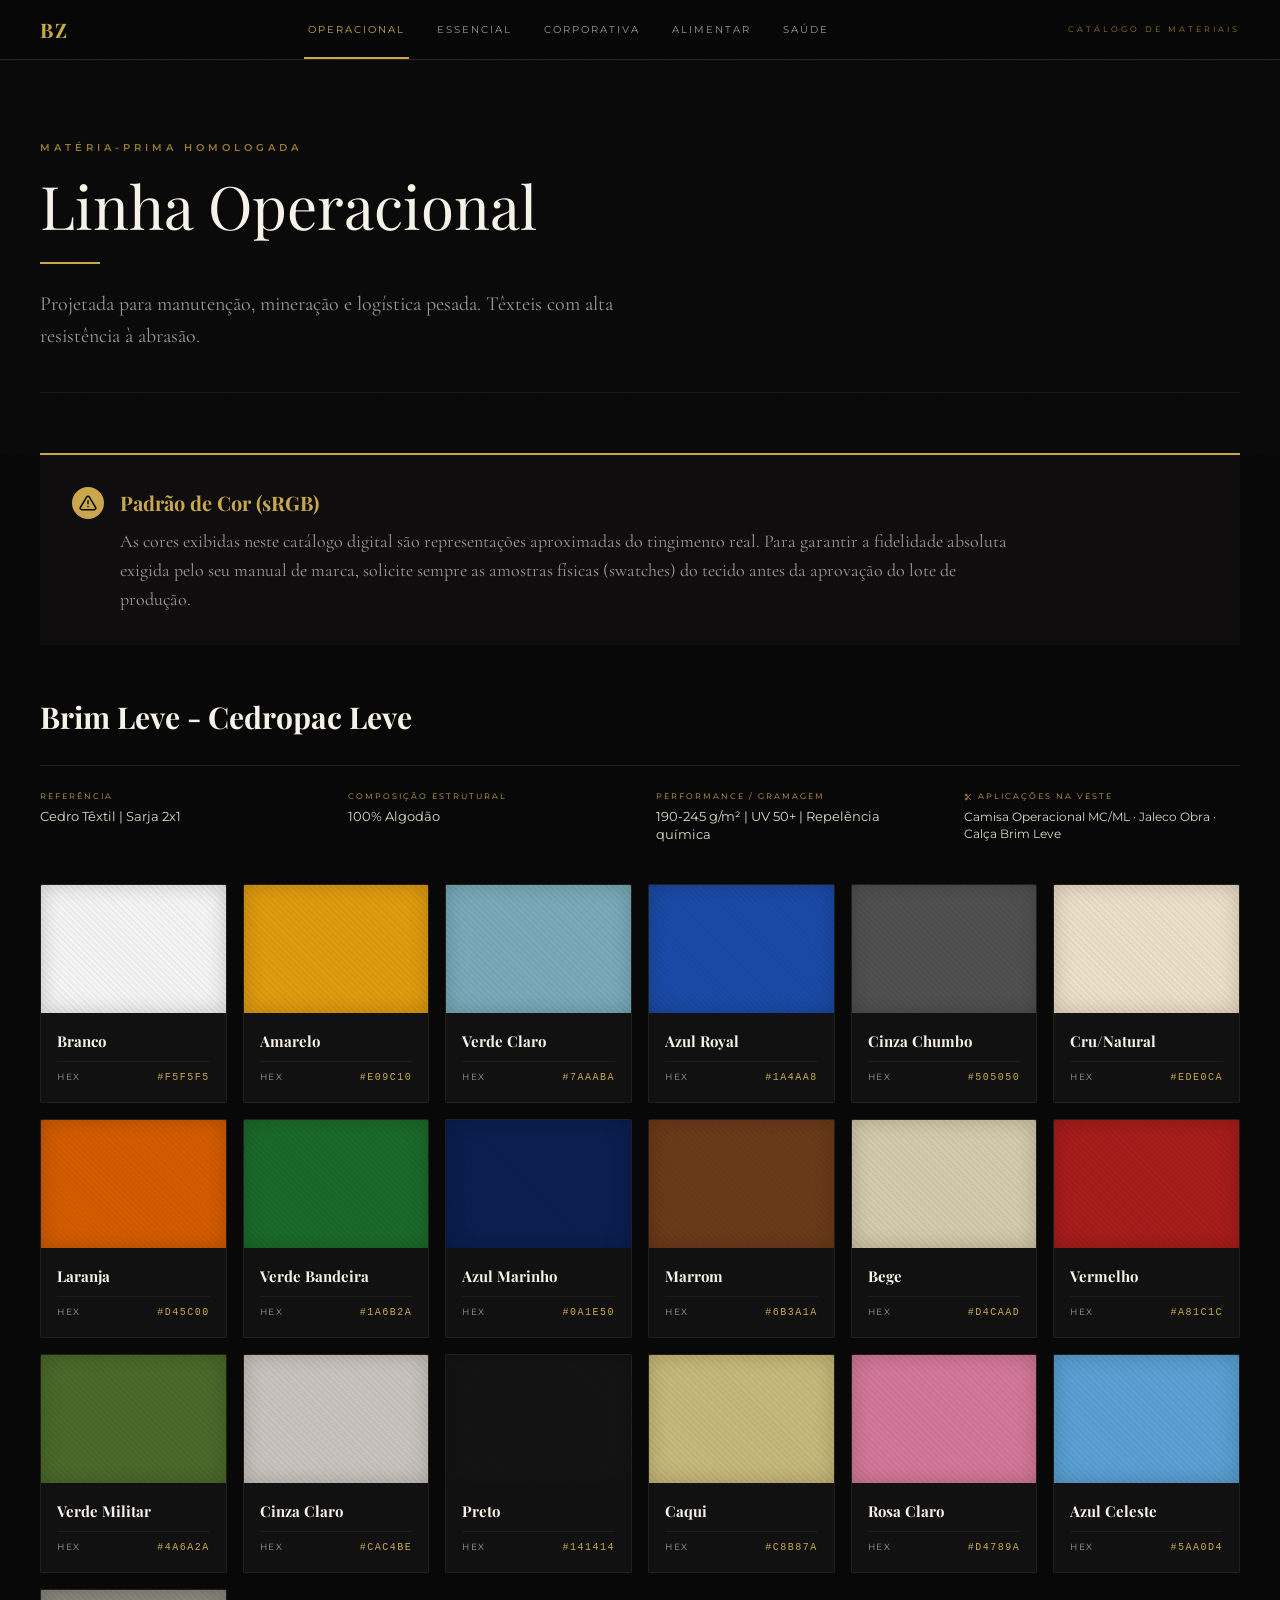
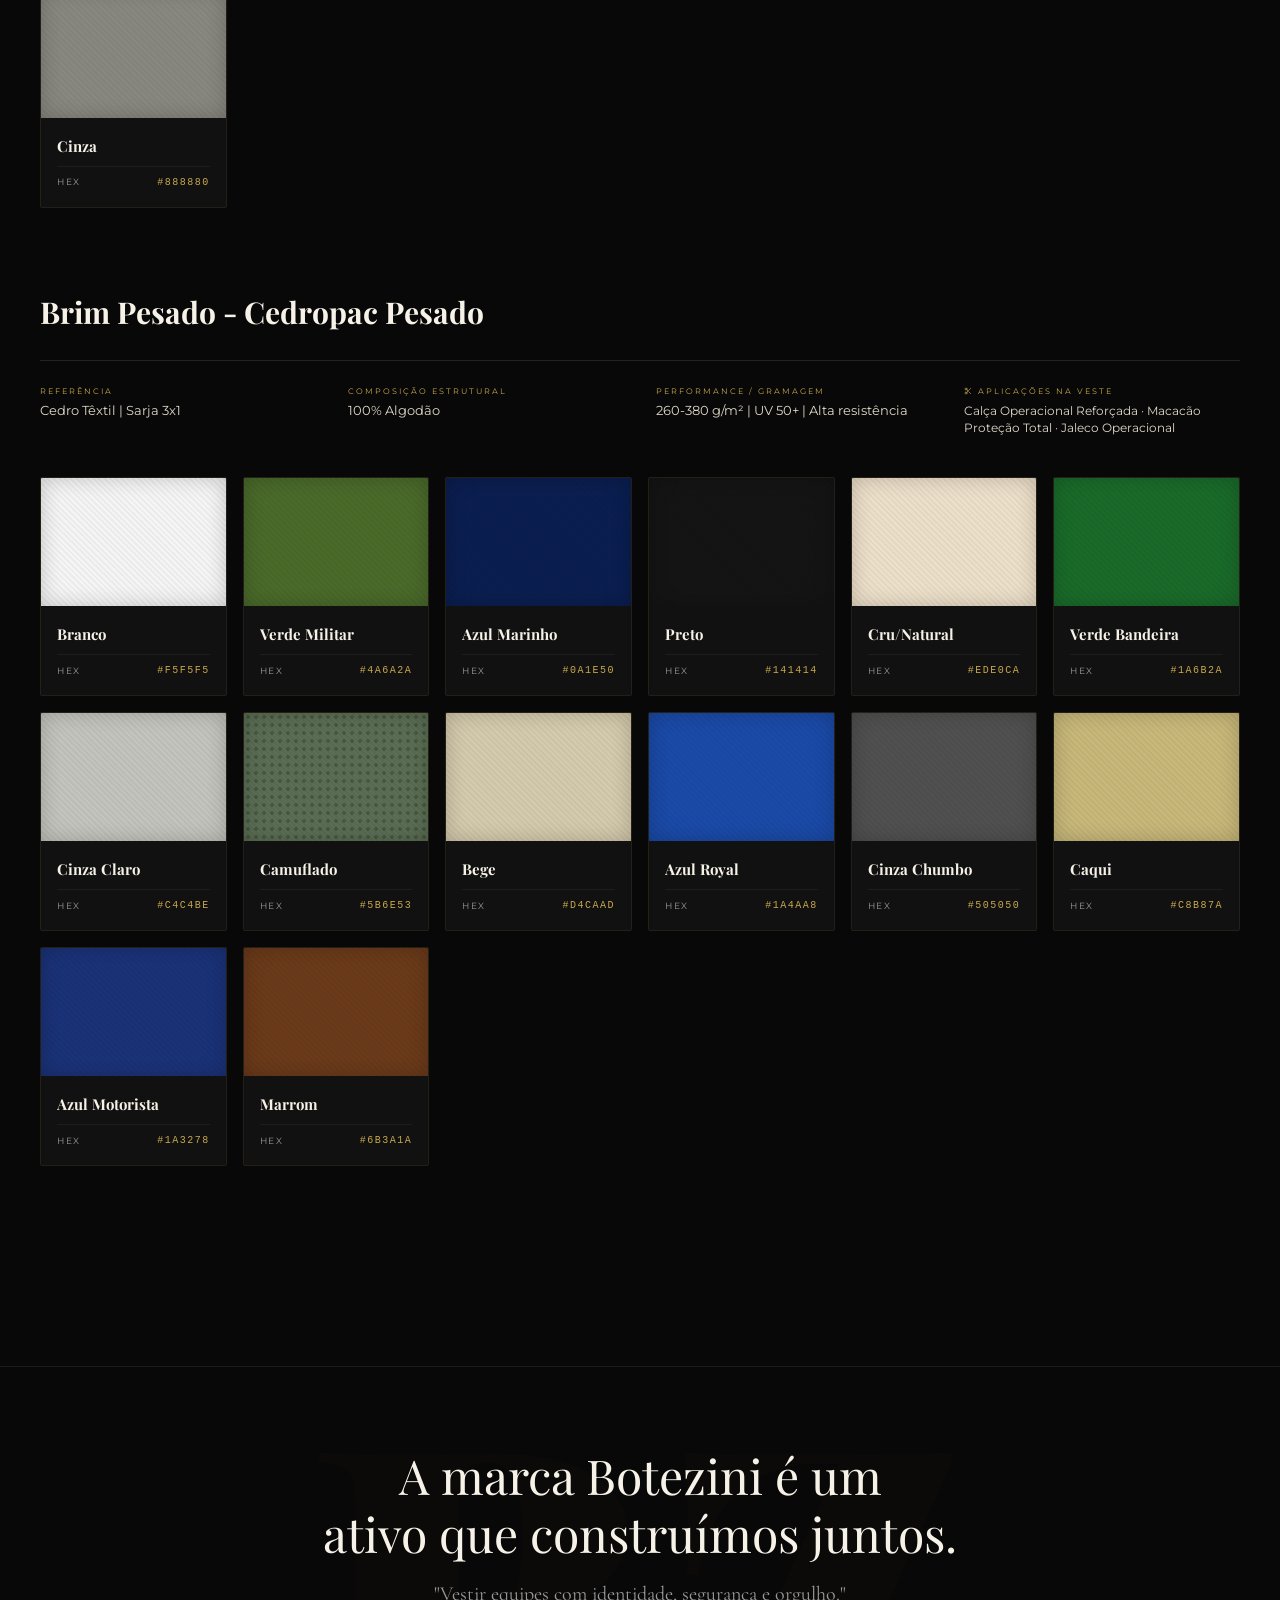
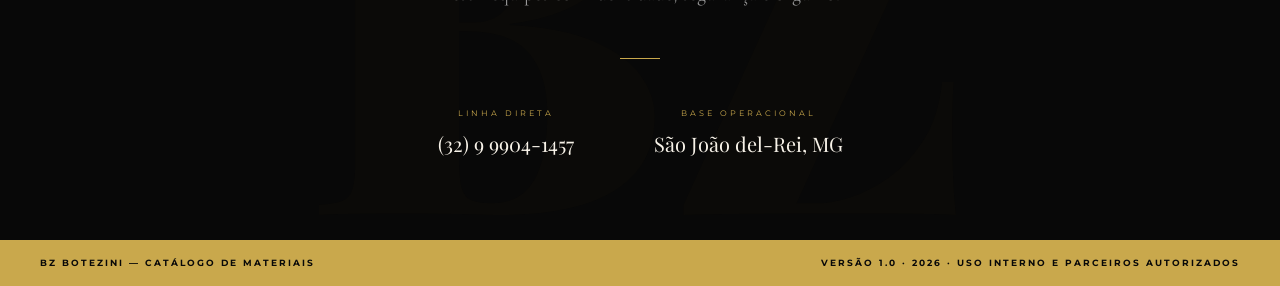
<file: src/cores.html>
<!DOCTYPE html>
<html lang="pt-PT">
<head>
<meta charset="UTF-8">
<meta name="viewport" content="width=device-width, initial-scale=1.0">
<title>Catálogo de Cores | Botezini</title>
<link rel="icon" type="image/png" href="assets/img/favicon.png">
<link rel="apple-touch-icon" href="assets/img/favicon.png">
<link href="https://fonts.googleapis.com/css2?family=Playfair+Display:ital,wght@0,400;0,600;0,700;0,900;1,400;1,700&family=Cormorant+Garamond:ital,wght@0,300;0,400;0,500;0,600;1,300;1,400&family=Montserrat:wght@200;300;400;500;600;700&display=swap" rel="stylesheet">
<style>
  :root {
    --bg-main: #080808;
    --bg-card: #111111;
    --bg-card-hover: #161616;
    --gold: #C9A84C;
    --gold-light: #E2C87A;
    --gold-dark: #9A7B2E;
    --text-main: #F7F2E8;
    --text-muted: #999999;
    --border-color: rgba(201, 168, 76, 0.2);
    --border-card: #222222;
    --alert-red: #B84040;
    
    --font-display: 'Playfair Display', serif;
    --font-sans: 'Montserrat', sans-serif;
    --font-serif: 'Cormorant Garamond', serif;
  }

  * { box-sizing: border-box; margin: 0; padding: 0; }

  body {
    background-color: var(--bg-main);
    color: var(--text-main);
    font-family: var(--font-sans);
    line-height: 1.6;
    -webkit-font-smoothing: antialiased;
  }

  ::selection { background: rgba(201, 168, 76, 0.3); color: #fff; }

  /* ── UTILITIES ── */
  .container { max-width: 1400px; margin: 0 auto; padding: 0 24px; }
  @media (min-width: 1024px) { .container { padding: 0 40px; } }
  
  .font-display { font-family: var(--font-display); }
  .font-serif { font-family: var(--font-serif); }
  .text-gold { color: var(--gold); }
  
  .fade-in { animation: fadeIn 0.8s cubic-bezier(0.16, 1, 0.3, 1) forwards; }
  @keyframes fadeIn { from { opacity: 0; transform: translateY(15px); } to { opacity: 1; transform: translateY(0); } }

  /* ── NAVIGATION ── */
  nav {
    position: fixed; top: 0; left: 0; right: 0; z-index: 50;
    background: rgba(8, 8, 8, 0.95); border-bottom: 1px solid var(--border-color);
    backdrop-filter: blur(10px); height: 60px;
  }
  .nav-inner { display: flex; align-items: center; justify-content: space-between; height: 100%; }
  .nav-logo { font-family: var(--font-display); color: var(--gold); font-size: 20px; font-weight: 700; letter-spacing: 2px; text-decoration: none; }
  
  .nav-tabs { display: none; gap: 24px; height: 100%; }
  @media (min-width: 768px) { .nav-tabs { display: flex; } }
  
  .tab-btn {
    background: none; border: none; color: var(--text-muted); cursor: pointer;
    font-family: var(--font-sans); font-size: 10px; text-transform: uppercase; letter-spacing: 2px;
    height: 100%; position: relative; transition: color 0.3s; padding: 0 4px;
  }
  .tab-btn:hover { color: var(--gold); }
  .tab-btn.active { color: var(--gold); }
  .tab-btn.active::after {
    content: ''; position: absolute; bottom: 0; left: 0; right: 0; height: 2px; background: var(--gold);
  }

  .nav-tag { font-size: 8px; text-transform: uppercase; color: var(--gold-dark); letter-spacing: 3px; display: none; }
  @media (min-width: 640px) { .nav-tag { display: block; } }

  /* ── MOBILE TABS ── */
  .mobile-tabs {
    display: flex; overflow-x: auto; gap: 8px; padding-bottom: 8px; margin-top: 20px;
    scrollbar-width: none;
  }
  .mobile-tabs::-webkit-scrollbar { display: none; }
  @media (min-width: 768px) { .mobile-tabs { display: none; } }
  
  .mobile-tab-btn {
    background: none; border: 1px solid #333; color: var(--text-muted);
    padding: 8px 16px; border-radius: 2px; cursor: pointer;
    font-family: var(--font-sans); font-size: 9px; text-transform: uppercase; letter-spacing: 1px;
    white-space: nowrap; transition: all 0.3s;
  }
  .mobile-tab-btn.active { border-color: var(--gold); background: rgba(201,168,76,0.1); color: var(--gold); }

  /* ── HEADER / HERO ── */
  header { 
    padding-top: 140px; padding-bottom: 60px; position: relative; overflow: hidden;
  }
  /* Ruído fotográfico industrial */
  header::before {
    content: ''; position: absolute; inset: 0; pointer-events: none; opacity: 0.4;
    background-image: url("data:image/svg+xml,%3Csvg xmlns='http://www.w3.org/2000/svg' width='400' height='400'%3E%3Cfilter id='n'%3E%3CfeTurbulence type='fractalNoise' baseFrequency='.8' numOctaves='3' stitchTiles='stitch'/%3E%3C/filter%3E%3Crect width='100%25' height='100%25' filter='url(%23n)' opacity='.05'/%3E%3C/svg%3E");
  }
  .hero-content { border-bottom: 1px solid #1a1a1a; padding-bottom: 40px; display: flex; flex-direction: column; gap: 30px; position: relative; z-index: 2; }
  @media (min-width: 768px) { .hero-content { flex-direction: row; align-items: flex-end; justify-content: space-between; } }
  
  .hero-tag { font-size: 10px; letter-spacing: 4px; text-transform: uppercase; color: var(--gold-dark); font-weight: 600; display: block; margin-bottom: 16px; }
  .hero-title { font-size: clamp(36px, 5vw, 60px); font-weight: 400; line-height: 1.1; margin-bottom: 24px; color: var(--text-main); }
  .hero-divider { width: 60px; height: 2px; background: var(--gold); margin-bottom: 24px; }
  .hero-desc { font-size: 20px; color: var(--text-muted); max-width: 600px; }

  /* ── ALERT BOX ── */
  .alert-box {
    background: #0f0d0d; border-top: 2px solid var(--gold);
    padding: 24px; margin-bottom: 48px; display: flex; gap: 16px; align-items: flex-start;
  }
  @media (min-width: 1024px) { .alert-box { padding: 32px; } }
  .alert-icon {
    width: 32px; height: 32px; border-radius: 50%; background: var(--gold);
    color: var(--bg-main); display: flex; align-items: center; justify-content: center;
    flex-shrink: 0;
  }
  .alert-title { font-size: 20px; color: var(--gold); margin-bottom: 8px; }
  .alert-text { font-size: 18px; color: var(--text-muted); max-width: 900px; }

  /* ── CATEGORIES ── */
  .category-section { margin-bottom: 80px; }
  .cat-header { margin-bottom: 24px; }
  .cat-title { font-size: 30px; color: var(--text-main); margin-bottom: 8px; }
  
  /* ── GRID ESPECIFICAÇÕES ── */
  .specs-grid {
    display: grid; grid-template-columns: 1fr; gap: 24px;
    padding-top: 24px; border-top: 1px solid var(--border-card); margin-bottom: 40px;
  }
  @media (min-width: 768px) { .specs-grid { grid-template-columns: repeat(4, 1fr); gap: 32px; } }
  
  .specs-grid.alert-theme { border-top-color: rgba(184, 64, 64, 0.4); }
  
  .spec-item { display: flex; flex-direction: column; }
  .spec-label { font-size: 8px; text-transform: uppercase; letter-spacing: 2px; color: var(--gold); margin-bottom: 4px; display: flex; align-items: center; gap: 6px;}
  .spec-label.red { color: var(--alert-red); }
  .spec-value { font-size: 13px; color: #E0D8C8; line-height: 1.4; }
  .spec-value.muted { color: var(--text-muted); }
  .spec-icon { width: 12px; height: 12px; }
  .spec-icon-large { width: 20px; height: 20px; color: var(--alert-red); flex-shrink: 0; margin-top: 2px; }
  .spec-alert-wrapper { display: flex; gap: 12px; align-items: flex-start; grid-column: span 1; }
  @media (min-width: 768px) { .spec-alert-wrapper { grid-column: span 2; } }

  /* ── SWATCH GRID ── */
  .swatches-grid {
    display: grid; grid-template-columns: repeat(2, 1fr); gap: 16px;
  }
  @media (min-width: 640px) { .swatches-grid { grid-template-columns: repeat(3, 1fr); } }
  @media (min-width: 768px) { .swatches-grid { grid-template-columns: repeat(4, 1fr); } }
  @media (min-width: 1024px) { .swatches-grid { grid-template-columns: repeat(5, 1fr); } }
  @media (min-width: 1280px) { .swatches-grid { grid-template-columns: repeat(6, 1fr); } }

  /* ── SWATCH CARD ── */
  .swatch-card {
    display: flex; flex-direction: column; background: var(--bg-card);
    border: 1px solid rgba(201, 168, 76, 0.1); border-radius: 2px;
    overflow: hidden; cursor: pointer; transition: all 0.4s cubic-bezier(0.16, 1, 0.3, 1);
  }
  .swatch-card:hover {
    border-color: rgba(201, 168, 76, 0.5);
    box-shadow: 0 15px 35px rgba(0,0,0,0.4);
    transform: translateY(-6px);
  }
  
  .swatch-color-box {
    height: 128px; width: 100%; position: relative;
    display: flex; align-items: center; justify-content: center; overflow: hidden;
  }
  .swatch-texture {
    position: absolute; inset: 0; opacity: 0.04;
    background-image: repeating-linear-gradient(45deg, transparent, transparent 2px, #000 2px, #000 4px);
  }
  .swatch-shadow {
    position: absolute; inset: 0; pointer-events: none;
    box-shadow: inset 0 0 20px rgba(0,0,0,0.2);
  }
  .swatch-pattern {
    position: absolute; inset: 0; opacity: 0.2;
    background-image: radial-gradient(#000 2px, transparent 2px);
    background-size: 8px 8px;
  }
  
  .swatch-overlay {
    position: absolute; inset: 0; background: rgba(8,8,8,0.6);
    display: flex; flex-direction: column; align-items: center; justify-content: center;
    opacity: 0; transition: opacity 0.3s; backdrop-filter: blur(2px);
  }
  .swatch-card:hover .swatch-overlay { opacity: 1; }
  
  .overlay-icon { width: 24px; height: 24px; margin-bottom: 8px; color: var(--text-main); }
  .overlay-icon.check { color: var(--gold); }
  .overlay-text { font-size: 9px; letter-spacing: 2px; text-transform: uppercase; color: var(--text-main); font-weight: 500; }
  .overlay-text.check { color: var(--gold); }

  .swatch-info { padding: 16px; background: var(--bg-card); transition: background 0.3s; }
  .swatch-card:hover .swatch-info { background: var(--bg-card-hover); }
  .swatch-name { font-family: var(--font-display); font-size: 15px; color: var(--text-main); margin-bottom: 4px; white-space: nowrap; overflow: hidden; text-overflow: ellipsis; }
  .swatch-hex-wrap {
    display: flex; justify-content: space-between; align-items: center;
    margin-top: 8px; padding-top: 8px; border-top: 1px solid rgba(255,255,255,0.05);
    font-size: 9px; letter-spacing: 1.5px; text-transform: uppercase; color: var(--text-muted);
  }
  .swatch-hex { color: var(--gold); font-family: monospace; font-size: 10px; }

  /* ── FOOTER ── */
  footer { margin-top: 40px; background: var(--bg-main); border-top: 1px solid #1a1a1a; }
  .footer-inner { padding: 80px 24px; display: flex; flex-direction: column; align-items: center; text-align: center; position: relative; overflow: hidden; }
  .footer-bg-logo {
    position: absolute; top: 50%; left: 50%; transform: translate(-50%, -50%);
    font-family: var(--font-display); font-size: 40vw; font-weight: 900;
    color: rgba(201,168,76,0.02); pointer-events: none; user-select: none; line-height: 1;
  }
  .footer-content { position: relative; z-index: 10; }
  .footer-title { font-family: var(--font-display); font-size: clamp(30px, 4vw, 48px); font-weight: 400; margin-bottom: 16px; line-height: 1.2; }
  .footer-desc { font-family: var(--font-serif); font-size: 20px; color: var(--text-muted); margin-bottom: 48px; }
  .footer-line { width: 40px; height: 1px; background: var(--gold); margin: 0 auto 48px; }
  .footer-info { display: flex; flex-wrap: wrap; justify-content: center; gap: 48px; }
  @media (min-width: 640px) { .footer-info { gap: 80px; } }
  .footer-block { display: flex; flex-direction: column; align-items: center; }
  .footer-label { font-size: 8px; letter-spacing: 3px; text-transform: uppercase; color: var(--gold); margin-bottom: 8px; }
  .footer-val { font-family: var(--font-display); font-size: 20px; color: var(--text-main); text-decoration: none; transition: color 0.3s; }
  a.footer-val:hover { color: var(--gold); }
  
  .footer-bottom {
    background: var(--gold); padding: 16px 24px; display: flex; flex-direction: column; gap: 8px;
    align-items: center; justify-content: space-between;
  }
  @media (min-width: 640px) { .footer-bottom { flex-direction: row; padding: 16px 40px; } }
  .footer-bottom span { font-size: 9px; letter-spacing: 2px; text-transform: uppercase; color: var(--bg-main); font-weight: 700; text-align: center;}

  /* SVGs */
  .icon-svg { display: inline-block; width: 1em; height: 1em; stroke-width: 2; stroke: currentColor; fill: none; stroke-linecap: round; stroke-linejoin: round; }
</style>
</head>
<body>

  <!-- Navegação -->
  <nav>
    <div class="container nav-inner">
      <a href="/" class="nav-logo">BZ</a>
      
      <div class="nav-tabs" id="desktop-tabs">
        <!-- Tabs injectadas via JS -->
      </div>
      
      <span class="nav-tag font-sans">Catálogo de Materiais</span>
    </div>
  </nav>

  <!-- Hero Section -->
  <header>
    <div class="container">
      <div class="hero-content">
        <div style="max-width: 670px;">
          <span class="hero-tag">Matéria-Prima Homologada</span>
          <h1 class="hero-title font-display" id="hero-title">Carregando...</h1>
          <div class="hero-divider"></div>
          <p class="hero-desc font-serif" id="hero-desc"></p>
        </div>
        
        <!-- Mobile Tabs -->
        <div class="mobile-tabs" id="mobile-tabs">
          <!-- Tabs injectadas via JS -->
        </div>
      </div>
    </div>
  </header>

  <!-- Main Content -->
  <main class="container pb-20" style="padding-bottom: 80px;">
    
    <!-- Caixa de Atenção -->
    <div class="alert-box">
      <div class="alert-icon">
        <svg class="icon-svg" viewBox="0 0 24 24" style="width: 18px; height: 18px;"><path d="M10.29 3.86L1.82 18a2 2 0 0 0 1.71 3h16.94a2 2 0 0 0 1.71-3L13.71 3.86a2 2 0 0 0-3.42 0z"></path><line x1="12" y1="9" x2="12" y2="13"></line><line x1="12" y1="17" x2="12.01" y2="17"></line></svg>
      </div>
      <div>
        <h4 class="alert-title font-display">Padrão de Cor (sRGB)</h4>
        <p class="alert-text font-serif">As cores exibidas neste catálogo digital são representações aproximadas do tingimento real. Para garantir a fidelidade absoluta exigida pelo seu manual de marca, solicite sempre as amostras físicas (swatches) do tecido antes da aprovação do lote de produção.</p>
      </div>
    </div>

    <!-- Container Dinâmico das Categorias -->
    <div id="categories-container" class="fade-in">
      <!-- Conteúdo injectado via JS -->
    </div>

  </main>

  <!-- Footer -->
  <footer>
    <div class="container footer-inner">
      <div class="footer-bg-logo">BZ</div>
      <div class="footer-content">
        <h2 class="footer-title">A marca Botezini é um<br>ativo que construímos juntos.</h2>
        <p class="footer-desc">"Vestir equipes com identidade, segurança e orgulho."</p>
        <div class="footer-line"></div>
        <div class="footer-info">
          <div class="footer-block">
            <span class="footer-label">Linha Direta</span>
            <a href="tel:+5532999041457" class="footer-val">(32) 9 9904-1457</a>
          </div>
          <div class="footer-block">
            <span class="footer-label">Base Operacional</span>
            <span class="footer-val">São João del-Rei, MG</span>
          </div>
        </div>
      </div>
    </div>
    <div class="footer-bottom">
      <span>BZ Botezini — Catálogo de Materiais</span>
      <span>Versão 1.0 · 2026 · Uso interno e parceiros autorizados</span>
    </div>
  </footer>

<script>
  // Ícones SVG reutilizáveis
  const icons = {
    scissors: `<svg class="icon-svg spec-icon" viewBox="0 0 24 24"><circle cx="6" cy="6" r="3"></circle><circle cx="6" cy="18" r="3"></circle><line x1="20" y1="4" x2="8.12" y2="15.88"></line><line x1="14.47" y1="14.48" x2="20" y2="20"></line><line x1="8.12" y1="8.12" x2="12" y2="12"></line></svg>`,
    shieldAlert: `<svg class="icon-svg spec-icon-large" viewBox="0 0 24 24"><path d="M12 22s8-4 8-10V5l-8-3-8 3v7c0 6 8 10 8 10z"></path><path d="M12 8v4"></path><path d="M12 16h.01"></path></svg>`,
    copy: `<svg class="icon-svg overlay-icon" viewBox="0 0 24 24"><rect x="9" y="9" width="13" height="13" rx="2" ry="2"></rect><path d="M5 15H4a2 2 0 0 1-2-2V4a2 2 0 0 1 2-2h9a2 2 0 0 1 2 2v1"></path></svg>`,
    check: `<svg class="icon-svg overlay-icon check" viewBox="0 0 24 24"><polyline points="20 6 9 17 4 12"></polyline></svg>`
  };

  // Base de dados completa com as "Aplicações na Veste" resgatadas
  const catalogData = {
    operacional: {
      id: 'operacional',
      title: 'Linha Operacional',
      description: 'Projetada para manutenção, mineração e logística pesada. Têxteis com alta resistência à abrasão.',
      categories: [
        {
          name: 'Brim Leve - Cedropac Leve',
          supplier: 'Cedro Têxtil | Sarja 2x1',
          composition: '100% Algodão',
          specs: '190-245 g/m² | UV 50+ | Repelência química',
          applications: 'Camisa Operacional MC/ML · Jaleco Obra · Calça Brim Leve',
          colors: [
            { name: 'Branco', hex: '#F5F5F5' }, { name: 'Amarelo', hex: '#E09C10' },
            { name: 'Verde Claro', hex: '#7AAABA' }, { name: 'Azul Royal', hex: '#1A4AA8' },
            { name: 'Cinza Chumbo', hex: '#505050' }, { name: 'Cru/Natural', hex: '#EDE0CA' },
            { name: 'Laranja', hex: '#D45C00' }, { name: 'Verde Bandeira', hex: '#1A6B2A' },
            { name: 'Azul Marinho', hex: '#0A1E50' }, { name: 'Marrom', hex: '#6B3A1A' },
            { name: 'Bege', hex: '#D4CAAD' }, { name: 'Vermelho', hex: '#A81C1C' },
            { name: 'Verde Militar', hex: '#4A6A2A' }, { name: 'Cinza Claro', hex: '#CAC4BE' },
            { name: 'Preto', hex: '#141414' }, { name: 'Caqui', hex: '#C8B87A' },
            { name: 'Rosa Claro', hex: '#D4789A' }, { name: 'Azul Celeste', hex: '#5AA0D4' },
            { name: 'Cinza', hex: '#888880' }
          ]
        },
        {
          name: 'Brim Pesado - Cedropac Pesado',
          supplier: 'Cedro Têxtil | Sarja 3x1',
          composition: '100% Algodão',
          specs: '260-380 g/m² | UV 50+ | Alta resistência',
          applications: 'Calça Operacional Reforçada · Macacão Proteção Total · Jaleco Operacional',
          colors: [
            { name: 'Branco', hex: '#F5F5F5' }, { name: 'Verde Militar', hex: '#4A6A2A' },
            { name: 'Azul Marinho', hex: '#0A1E50' }, { name: 'Preto', hex: '#141414' },
            { name: 'Cru/Natural', hex: '#EDE0CA' }, { name: 'Verde Bandeira', hex: '#1A6B2A' },
            { name: 'Cinza Claro', hex: '#C4C4BE' }, { name: 'Camuflado', hex: '#5B6E53', pattern: true },
            { name: 'Bege', hex: '#D4CAAD' }, { name: 'Azul Royal', hex: '#1A4AA8' },
            { name: 'Cinza Chumbo', hex: '#505050' }, { name: 'Caqui', hex: '#C8B87A' },
            { name: 'Azul Motorista', hex: '#1A3278' }, { name: 'Marrom', hex: '#6B3A1A' }
          ]
        }
      ]
    },
    essencial: {
      id: 'essencial',
      title: 'Linha Essencial',
      description: 'O motor do seu alto turnover. Malhas projetadas para suportar lavagens frequentes sem perder a cor.',
      categories: [
        {
          name: 'Malha PV Anti Pilling',
          supplier: 'Guimatex | Cód. 167',
          composition: '65% Poliéster / 35% Viscose',
          specs: '165 g/m² | UV 20-25 | Anti Pilling',
          applications: 'Camiseta Básica (Malha) · Linha Alimentar (PV) · Confecção Geral',
          colors: [
            { name: 'Branco', hex: '#FFFFFF' }, { name: 'Branco Gelo', hex: '#F0F4F8' },
            { name: 'Cinza Mescla', hex: '#B0B0AB' }, { name: 'Cinza Claro', hex: '#C8C8C0' },
            { name: 'Cinza Escuro', hex: '#606060' }, { name: 'Preto', hex: '#141414' },
            { name: 'Azul Royal', hex: '#1A4AA8' }, { name: 'Azul Marinho', hex: '#0A1E50' },
            { name: 'Azul Celeste', hex: '#5AA0D4' }, { name: 'Verde', hex: '#1A7A3A' },
            { name: 'Verde Limão', hex: '#7AB428' }, { name: 'Amarelo', hex: '#D4C000' },
            { name: 'Laranja', hex: '#D45C00' }, { name: 'Vermelho', hex: '#A81C1C' },
            { name: 'Bordo', hex: '#8A0A1A' }, { name: 'Rosa Claro', hex: '#D4A0B4' },
            { name: 'Caqui', hex: '#C8B87A' }, { name: 'Bege', hex: '#D4CAAD' }
          ]
        },
        {
          name: 'Malha Piquet PV',
          supplier: 'Guimatex | Cód. 154',
          composition: '73,35% Poliéster / 26,65% Viscose',
          specs: '160 g/m² | UV 50+ | Ideal para polo',
          applications: 'Polo Corporativa · Polo Piquet Básica · Camisetas Polo Linha Saúde',
          colors: [
            { name: 'Branco', hex: '#FFFFFF' }, { name: 'Branco Optical', hex: '#FEF0EA' },
            { name: 'Cinza Mescla', hex: '#B0B0AB' }, { name: 'Cinza Claro', hex: '#C8C8C0' },
            { name: 'Cinza Médio', hex: '#888880' }, { name: 'Preto', hex: '#141414' },
            { name: 'Azul Royal', hex: '#1A4AA8' }, { name: 'Azul Marinho', hex: '#0A1E50' },
            { name: 'Azul Piscina', hex: '#2A90C8' }, { name: 'Verde', hex: '#1A7A3A' },
            { name: 'Verde Garrafa', hex: '#0A4A1E' }, { name: 'Amarelo', hex: '#D4C000' },
            { name: 'Laranja', hex: '#D45C00' }, { name: 'Vermelho', hex: '#A81C1C' },
            { name: 'Bordo', hex: '#8A0A1A' }, { name: 'Rosa', hex: '#C87890' },
            { name: 'Caqui', hex: '#C8B87A' }, { name: 'Marrom', hex: '#6B3A1A' }
          ]
        }
      ]
    },
    corporativa: {
      id: 'corporativa',
      title: 'Linha Corporativa',
      description: 'Apresentação impecável para gestão e atendimento. Tecidos de alfaiataria com tecnologia antiamassos.',
      categories: [
        {
          name: 'Tricoline MNPro',
          supplier: 'MN Tecidos | Paris Span/Viena',
          composition: '72% Alg 25% PA 3% EL',
          specs: 'Secagem rápida | Easy Care',
          applications: 'Camisa Executiva MC/ML · Calça Alfaiataria Corp. · Saia Lápis',
          colors: [
            { name: 'Branco', hex: '#FAFAFA' }, { name: 'Branco Off', hex: '#F0E0E4' },
            { name: 'Bege', hex: '#D0CBA8' }, { name: 'Creme', hex: '#E8D6B4' },
            { name: 'Amarelo Pálido', hex: '#E0D078' }, { name: 'Rosa Claro', hex: '#E0A0B8' },
            { name: 'Rosa Velho', hex: '#C8889A' }, { name: 'Salmon', hex: '#D4907A' },
            { name: 'Vermelho', hex: '#A81C1C' }, { name: 'Bordo', hex: '#6A0A1A' },
            { name: 'Lilás', hex: '#B898C8' }, { name: 'Azul Celeste', hex: '#B8BADB' },
            { name: 'Azul Claro', hex: '#5AA0D4' }, { name: 'Azul Royal', hex: '#1A4AA8' },
            { name: 'Azul Marinho', hex: '#0A1E50' }, { name: 'Verde Água', hex: '#78C8A8' },
            { name: 'Verde', hex: '#1A7A3A' }, { name: 'Verde Militar', hex: '#4A6A2A' },
            { name: 'Cinza Claro', hex: '#C8C8C0' }, { name: 'Cinza Médio', hex: '#888880' },
            { name: 'Cinza Escuro', hex: '#505050' }, { name: 'Preto', hex: '#141414' }
          ]
        }
      ]
    },
    alimentar: {
      id: 'alimentar',
      title: 'Linha Alimentar',
      description: 'Sanidade e giro rápido. Combinamos tecidos homologados para garantir higiene visual e zero transparência.',
      categories: [
        {
          name: 'Cedro + Guimatex',
          supplier: 'Restrições de Cor - BPF/ANVISA',
          composition: 'Brim Leve e Malha PV',
          specs: 'Consulte o laudo técnico antes de aprovar a cor do lote.',
          applications: 'Uniformes Áreas Limpas · Laticínios e Frigoríficos',
          isAlert: true,
          colors: [
            { name: 'Branco (Permitido)', hex: '#FFFFFF' },
            { name: 'Azul (Permitido)', hex: '#1A4AA8' },
            { name: 'Verde (Permitido)', hex: '#1A7A3A' },
            { name: 'Cinza (Permitido)', hex: '#C8C8C0' }
          ]
        }
      ]
    },
    saude: {
      id: 'saude',
      title: 'Linha Saúde',
      description: 'Proteção e assepsia. Cores adequadas para ambientes clínicos e centros cirúrgicos, proporcionando conforto visual e suporte a lavagens rigorosas.',
      categories: [
        {
          name: 'Brim Leve & Piquet PV',
          supplier: 'Cedro Têxtil | Guimatex',
          composition: '100% Algodão / Misto (PV)',
          specs: 'Fácil higienização | Conforto Térmico',
          applications: 'Jaleco Clínico · Túnica/Scrub · Polo de Atendimento',
          colors: [
            { name: 'Branco Clínico', hex: '#F3F8F4' },
            { name: 'Verde Hospitalar', hex: '#7AAABA' },
            { name: 'Azul Piscina', hex: '#2A90C8' },
            { name: 'Rosa Suave', hex: '#C87890' }
          ]
        }
      ]
    }
  };

  // Referências DOM
  const desktopTabs = document.getElementById('desktop-tabs');
  const mobileTabs = document.getElementById('mobile-tabs');
  const heroTitle = document.getElementById('hero-title');
  const heroDesc = document.getElementById('hero-desc');
  const catContainer = document.getElementById('categories-container');

  // Inicialização
  function init() {
    buildTabs();
    renderTab('operacional'); // Tab por defeito
  }

  // Construir botões das Tabs
  function buildTabs() {
    let desktopHtml = '';
    let mobileHtml = '';

    Object.values(catalogData).forEach(line => {
      const label = line.title.replace('Linha ', '');
      desktopHtml += `<button class="tab-btn" data-id="${line.id}" onclick="renderTab('${line.id}')">${label}</button>`;
      mobileHtml += `<button class="mobile-tab-btn" data-id="${line.id}" onclick="renderTab('${line.id}')">${label}</button>`;
    });

    desktopTabs.innerHTML = desktopHtml;
    mobileTabs.innerHTML = mobileHtml;
  }

  // Atualizar UI das Tabs
  function updateActiveTabs(activeId) {
    document.querySelectorAll('.tab-btn, .mobile-tab-btn').forEach(btn => {
      if (btn.getAttribute('data-id') === activeId) {
        btn.classList.add('active');
      } else {
        btn.classList.remove('active');
      }
    });
  }

  // Renderizar o conteúdo da linha ativa
  function renderTab(tabId) {
    const line = catalogData[tabId];
    updateActiveTabs(tabId);

    // Update Hero
    heroTitle.textContent = line.title;
    heroDesc.textContent = line.description;

    // Remove classe para reativar animação
    catContainer.classList.remove('fade-in');
    // Force reflow
    void catContainer.offsetWidth;
    catContainer.classList.add('fade-in');

    // Build Categories
    let html = '';
    line.categories.forEach(cat => {
      
      // Especificações
      let specsHtml = '';
      if (!cat.isAlert) {
        specsHtml = `
          <div class="specs-grid">
            <div class="spec-item">
              <span class="spec-label">Referência</span>
              <span class="spec-value">${cat.supplier}</span>
            </div>
            <div class="spec-item">
              <span class="spec-label">Composição Estrutural</span>
              <span class="spec-value">${cat.composition}</span>
            </div>
            <div class="spec-item">
              <span class="spec-label">Performance / Gramagem</span>
              <span class="spec-value">${cat.specs}</span>
            </div>
            <div class="spec-item">
              <span class="spec-label">${icons.scissors} Aplicações na Veste</span>
              <span class="spec-value" style="font-size:12px; margin-top:2px;">${cat.applications}</span>
            </div>
          </div>
        `;
      } else {
        specsHtml = `
          <div class="specs-grid alert-theme">
            <div class="spec-item">
              <span class="spec-label">Referência</span>
              <span class="spec-value">${cat.supplier}</span>
            </div>
            <div class="spec-alert-wrapper">
              ${icons.shieldAlert}
              <div class="spec-item">
                <span class="spec-label red">Diretriz de Conformidade BPF</span>
                <span class="spec-value muted">${cat.specs}</span>
              </div>
            </div>
            <div class="spec-item">
              <span class="spec-label">${icons.scissors} Aplicações na Veste</span>
              <span class="spec-value" style="font-size:12px; margin-top:2px;">${cat.applications}</span>
            </div>
          </div>
        `;
      }

      // Grelha de Cores
      let colorsHtml = cat.colors.map(color => `
        <div class="swatch-card" onclick="copyHex('${color.hex || ''}', this.querySelector('.swatch-overlay'))">
          <div class="swatch-color-box" style="background-color: ${color.hex}">
            <div class="swatch-texture"></div>
            <div class="swatch-shadow"></div>
            ${color.pattern ? '<div class="swatch-pattern"></div>' : ''}
            
            <div class="swatch-overlay">
              ${icons.copy}
              <span class="overlay-text">Copiar HEX</span>
            </div>
          </div>
          <div class="swatch-info">
            <h4 class="swatch-name">${color.name}</h4>
            <div class="swatch-hex-wrap">
              HEX <span class="swatch-hex">${color.hex || 'N/A'}</span>
            </div>
          </div>
        </div>
      `).join('');

      html += `
        <section class="category-section">
          <div class="cat-header">
            <h3 class="cat-title font-display">${cat.name}</h3>
          </div>
          ${specsHtml}
          <div class="swatches-grid">
            ${colorsHtml}
          </div>
        </section>
      `;
    });

    catContainer.innerHTML = html;
  }

  // Função para copiar HEX (Segura contra restrições de iFrame)
  window.copyHex = function(hex, overlayEl) {
    if (!hex) return;
    
    const textArea = document.createElement("textarea");
    textArea.value = hex;
    textArea.style.top = "0";
    textArea.style.left = "0";
    textArea.style.position = "fixed";
    document.body.appendChild(textArea);
    textArea.focus();
    textArea.select();

    try {
      document.execCommand('copy');
      
      const originalHtml = overlayEl.innerHTML;
      overlayEl.innerHTML = `${icons.check} <span class="overlay-text check">Copiado</span>`;
      overlayEl.style.opacity = "1";
      
      setTimeout(() => {
        overlayEl.innerHTML = originalHtml;
        overlayEl.style.opacity = ""; 
      }, 2000);
      
    } catch (err) {
      console.error('Erro ao copiar HEX', err);
    }
    
    document.body.removeChild(textArea);
  };

  // Run
  init();

</script>
</body>
</html>
</file>
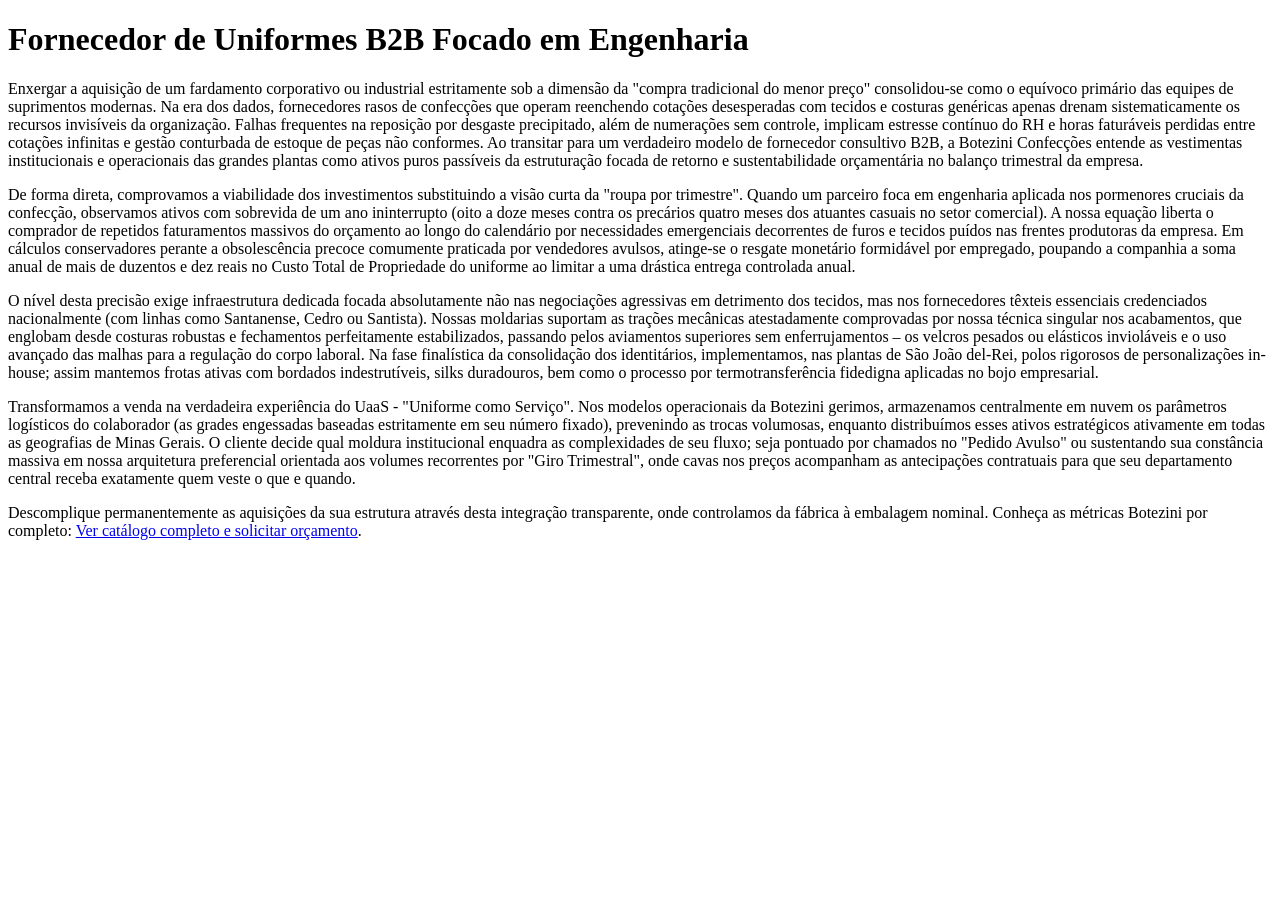
<file: src/fornecedor-uniforme-b2b.html>
<!DOCTYPE html>
<html lang="pt-BR">
<head>
  <meta charset="UTF-8">
  <meta name="viewport" content="width=device-width, initial-scale=1.0">
  <title>Fornecedor de Uniformes B2B Focado em Engenharia | Botezini</title>
  <meta name="description" content="Evoluímos a compra de fardamentos para a gestão estratégica de ativos B2B. Conheça nossos modelos de fornecimento e a logística Botezini em MG.">
  <link rel="canonical" href="https://www.botezini.com.br/fornecedor-uniforme-b2b">
  <meta name="robots" content="index, follow">
  <script type="application/ld+json">
  {
    "@context": "https://schema.org",
    "@type": "WebPage",
    "name": "Fornecedor de Uniformes B2B Focado em Engenharia | Botezini",
    "url": "https://www.botezini.com.br/fornecedor-uniforme-b2b",
    "description": "Evoluímos a compra de fardamentos para a gestão estratégica de ativos B2B. Conheça nossos modelos de fornecimento e a logística Botezini em MG.",
    "publisher": {
      "@type": "Organization",
      "name": "Botezini Confecções",
      "url": "https://www.botezini.com.br"
    }
  }
  </script>
</head>
<body>
  <h1>Fornecedor de Uniformes B2B Focado em Engenharia</h1>
  <p>Enxergar a aquisição de um fardamento corporativo ou industrial estritamente sob a dimensão da "compra tradicional do menor preço" consolidou-se como o equívoco primário das equipes de suprimentos modernas. Na era dos dados, fornecedores rasos de confecções que operam reenchendo cotações desesperadas com tecidos e costuras genéricas apenas drenam sistematicamente os recursos invisíveis da organização. Falhas frequentes na reposição por desgaste precipitado, além de numerações sem controle, implicam estresse contínuo do RH e horas faturáveis perdidas entre cotações infinitas e gestão conturbada de estoque de peças não conformes. Ao transitar para um verdadeiro modelo de fornecedor consultivo B2B, a Botezini Confecções entende as vestimentas institucionais e operacionais das grandes plantas como ativos puros passíveis da estruturação focada de retorno e sustentabilidade orçamentária no balanço trimestral da empresa.</p>
  <p>De forma direta, comprovamos a viabilidade dos investimentos substituindo a visão curta da "roupa por trimestre". Quando um parceiro foca em engenharia aplicada nos pormenores cruciais da confecção, observamos ativos com sobrevida de um ano ininterrupto (oito a doze meses contra os precários quatro meses dos atuantes casuais no setor comercial). A nossa equação liberta o comprador de repetidos faturamentos massivos do orçamento ao longo do calendário por necessidades emergenciais decorrentes de furos e tecidos puídos nas frentes produtoras da empresa. Em cálculos conservadores perante a obsolescência precoce comumente praticada por vendedores avulsos, atinge-se o resgate monetário formidável por empregado, poupando a companhia a soma anual de mais de duzentos e dez reais no Custo Total de Propriedade do uniforme ao limitar a uma drástica entrega controlada anual.</p>
  <p>O nível desta precisão exige infraestrutura dedicada focada absolutamente não nas negociações agressivas em detrimento dos tecidos, mas nos fornecedores têxteis essenciais credenciados nacionalmente (com linhas como Santanense, Cedro ou Santista). Nossas moldarias suportam as trações mecânicas atestadamente comprovadas por nossa técnica singular nos acabamentos, que englobam desde costuras robustas e fechamentos perfeitamente estabilizados, passando pelos aviamentos superiores sem enferrujamentos – os velcros pesados ou elásticos invioláveis e o uso avançado das malhas para a regulação do corpo laboral. Na fase finalística da consolidação dos identitários, implementamos, nas plantas de São João del-Rei, polos rigorosos de personalizações in-house; assim mantemos frotas ativas com bordados indestrutíveis, silks duradouros, bem como o processo por termotransferência fidedigna aplicadas no bojo empresarial.</p>
  <p>Transformamos a venda na verdadeira experiência do UaaS - "Uniforme como Serviço". Nos modelos operacionais da Botezini gerimos, armazenamos centralmente em nuvem os parâmetros logísticos do colaborador (as grades engessadas baseadas estritamente em seu número fixado), prevenindo as trocas volumosas, enquanto distribuímos esses ativos estratégicos ativamente em todas as geografias de Minas Gerais. O cliente decide qual moldura institucional enquadra as complexidades de seu fluxo; seja pontuado por chamados no "Pedido Avulso" ou sustentando sua constância massiva em nossa arquitetura preferencial orientada aos volumes recorrentes por "Giro Trimestral", onde cavas nos preços acompanham as antecipações contratuais para que seu departamento central receba exatamente quem veste o que e quando.</p>
  <p>Descomplique permanentemente as aquisições da sua estrutura através desta integração transparente, onde controlamos da fábrica à embalagem nominal. Conheça as métricas Botezini por completo: <a href="https://www.botezini.com.br">Ver catálogo completo e solicitar orçamento</a>.</p>
</body>
</html>
</file>
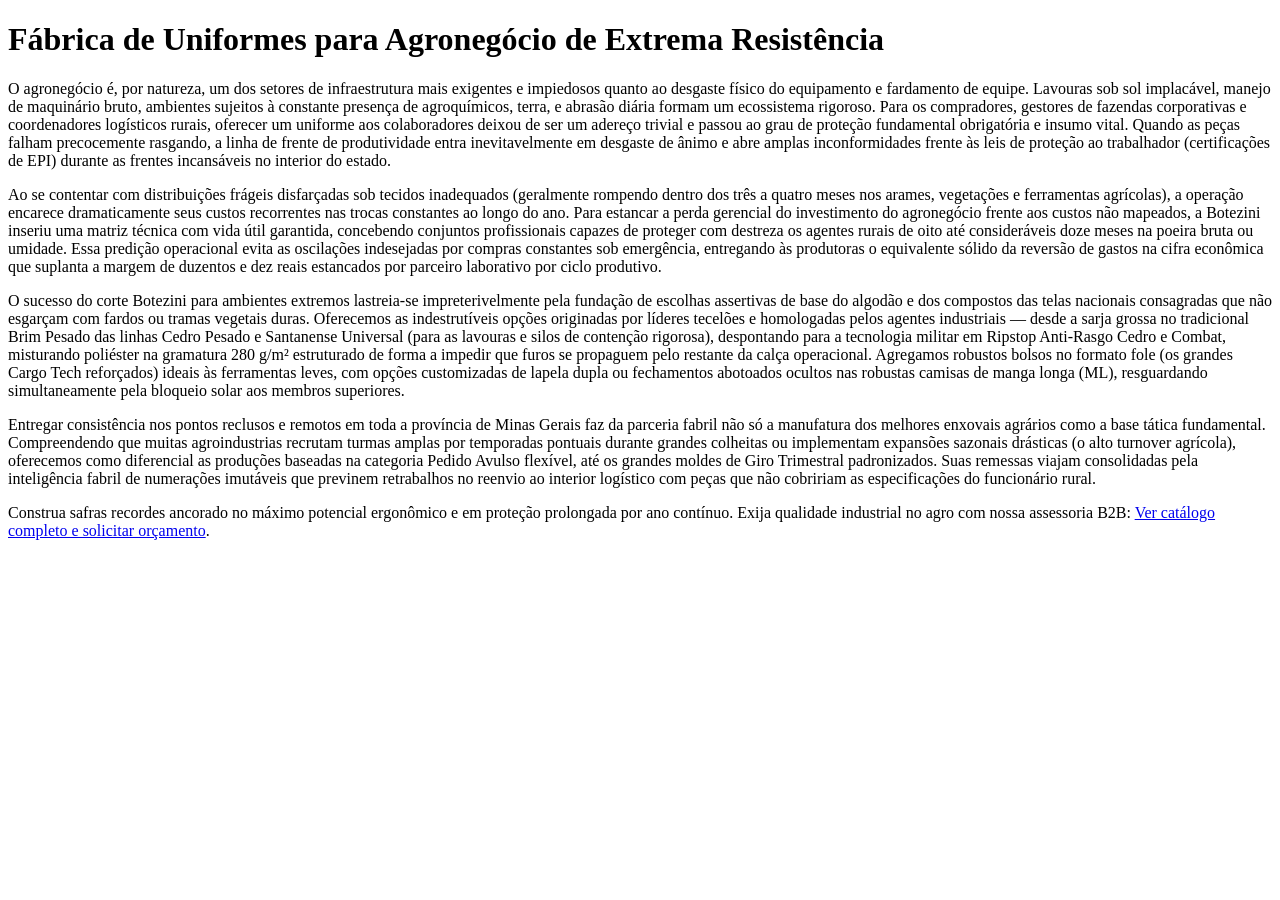
<file: src/uniformes-agronegocio.html>
<!DOCTYPE html>
<html lang="pt-BR">
<head>
  <meta charset="UTF-8">
  <meta name="viewport" content="width=device-width, initial-scale=1.0">
  <title>Fábrica de Uniformes para Agronegócio e Campo | Botezini</title>
  <meta name="description" content="Uniformes de alta resistência para o agronegócio com tecidos Ripstop antirasgo, proteção solar e durabilidade comprovada nas operações no campo.">
  <link rel="canonical" href="https://www.botezini.com.br/uniformes-agronegocio">
  <meta name="robots" content="index, follow">
  <script type="application/ld+json">
  {
    "@context": "https://schema.org",
    "@type": "WebPage",
    "name": "Fábrica de Uniformes para Agronegócio e Campo | Botezini",
    "url": "https://www.botezini.com.br/uniformes-agronegocio",
    "description": "Uniformes de alta resistência para o agronegócio com tecidos Ripstop antirasgo, proteção solar e durabilidade comprovada nas operações no campo.",
    "publisher": {
      "@type": "Organization",
      "name": "Botezini Confecções",
      "url": "https://www.botezini.com.br"
    }
  }
  </script>
</head>
<body>
  <h1>Fábrica de Uniformes para Agronegócio de Extrema Resistência</h1>
  <p>O agronegócio é, por natureza, um dos setores de infraestrutura mais exigentes e impiedosos quanto ao desgaste físico do equipamento e fardamento de equipe. Lavouras sob sol implacável, manejo de maquinário bruto, ambientes sujeitos à constante presença de agroquímicos, terra, e abrasão diária formam um ecossistema rigoroso. Para os compradores, gestores de fazendas corporativas e coordenadores logísticos rurais, oferecer um uniforme aos colaboradores deixou de ser um adereço trivial e passou ao grau de proteção fundamental obrigatória e insumo vital. Quando as peças falham precocemente rasgando, a linha de frente de produtividade entra inevitavelmente em desgaste de ânimo e abre amplas inconformidades frente às leis de proteção ao trabalhador (certificações de EPI) durante as frentes incansáveis no interior do estado.</p>
  <p>Ao se contentar com distribuições frágeis disfarçadas sob tecidos inadequados (geralmente rompendo dentro dos três a quatro meses nos arames, vegetações e ferramentas agrícolas), a operação encarece dramaticamente seus custos recorrentes nas trocas constantes ao longo do ano. Para estancar a perda gerencial do investimento do agronegócio frente aos custos não mapeados, a Botezini inseriu uma matriz técnica com vida útil garantida, concebendo conjuntos profissionais capazes de proteger com destreza os agentes rurais de oito até consideráveis doze meses na poeira bruta ou umidade. Essa predição operacional evita as oscilações indesejadas por compras constantes sob emergência, entregando às produtoras o equivalente sólido da reversão de gastos na cifra econômica que suplanta a margem de duzentos e dez reais estancados por parceiro laborativo por ciclo produtivo.</p>
  <p>O sucesso do corte Botezini para ambientes extremos lastreia-se impreterivelmente pela fundação de escolhas assertivas de base do algodão e dos compostos das telas nacionais consagradas que não esgarçam com fardos ou tramas vegetais duras. Oferecemos as indestrutíveis opções originadas por líderes tecelões e homologadas pelos agentes industriais — desde a sarja grossa no tradicional Brim Pesado das linhas Cedro Pesado e Santanense Universal (para as lavouras e silos de contenção rigorosa), despontando para a tecnologia militar em Ripstop Anti-Rasgo Cedro e Combat, misturando poliéster na gramatura 280 g/m² estruturado de forma a impedir que furos se propaguem pelo restante da calça operacional. Agregamos robustos bolsos no formato fole (os grandes Cargo Tech reforçados) ideais às ferramentas leves, com opções customizadas de lapela dupla ou fechamentos abotoados ocultos nas robustas camisas de manga longa (ML), resguardando simultaneamente pela bloqueio solar aos membros superiores.</p>
  <p>Entregar consistência nos pontos reclusos e remotos em toda a província de Minas Gerais faz da parceria fabril não só a manufatura dos melhores enxovais agrários como a base tática fundamental. Compreendendo que muitas agroindustrias recrutam turmas amplas por temporadas pontuais durante grandes colheitas ou implementam expansões sazonais drásticas (o alto turnover agrícola), oferecemos como diferencial as produções baseadas na categoria Pedido Avulso flexível, até os grandes moldes de Giro Trimestral padronizados. Suas remessas viajam consolidadas pela inteligência fabril de numerações imutáveis que previnem retrabalhos no reenvio ao interior logístico com peças que não cobririam as especificações do funcionário rural.</p>
  <p>Construa safras recordes ancorado no máximo potencial ergonômico e em proteção prolongada por ano contínuo. Exija qualidade industrial no agro com nossa assessoria B2B: <a href="https://www.botezini.com.br">Ver catálogo completo e solicitar orçamento</a>.</p>
</body>
</html>
</file>
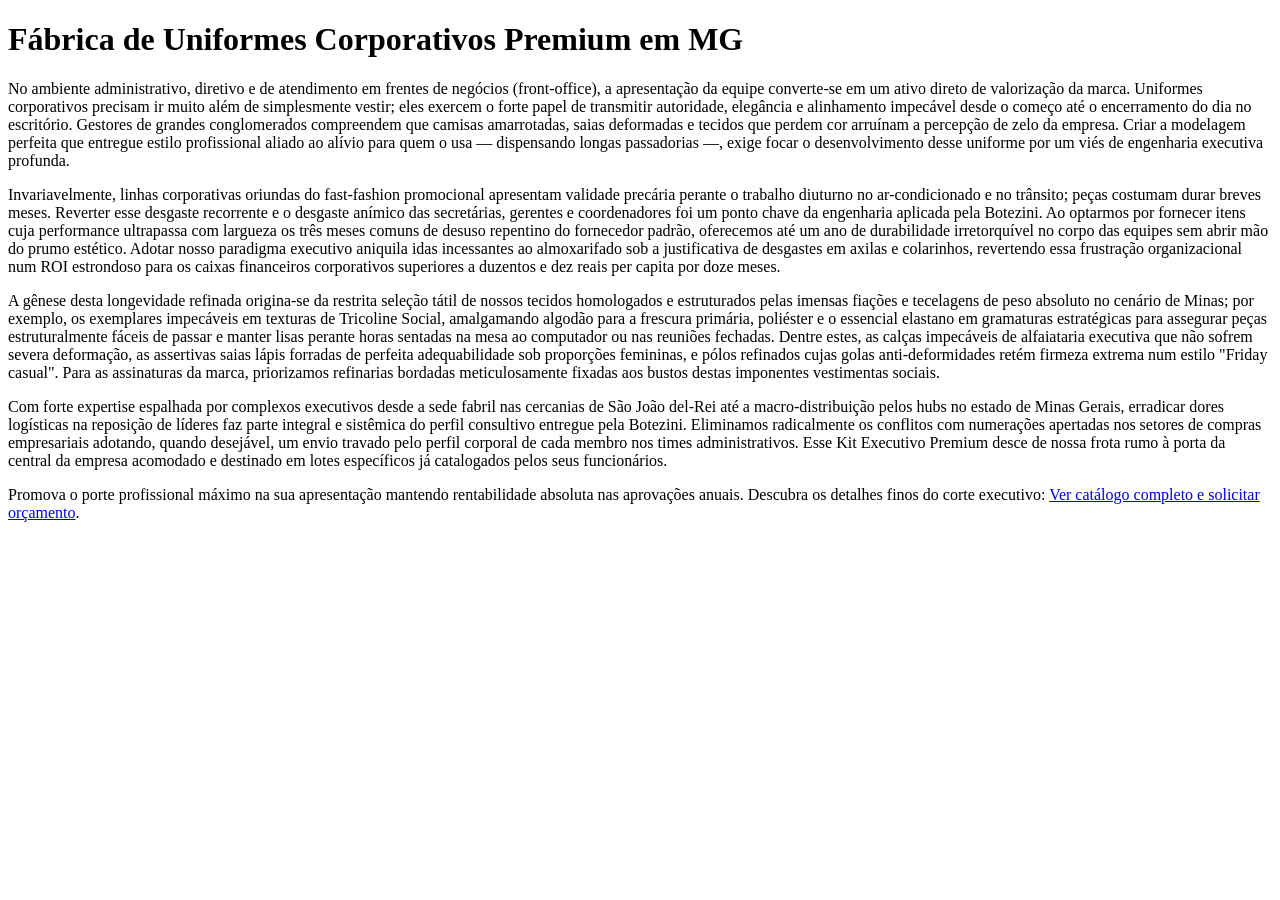
<file: src/uniformes-corporativos-mg.html>
<!DOCTYPE html>
<html lang="pt-BR">
<head>
  <meta charset="UTF-8">
  <meta name="viewport" content="width=device-width, initial-scale=1.0">
  <title>Fábrica de Uniformes Corporativos Premium em MG | Botezini Confecções</title>
  <meta name="description" content="Apresentação impecável para sua liderança e atendimento em MG. Uniformes corporativos premium, alinhamento funcional e tecidos de extrema elegância.">
  <link rel="canonical" href="https://www.botezini.com.br/uniformes-corporativos-mg">
  <meta name="robots" content="index, follow">
  <script type="application/ld+json">
  {
    "@context": "https://schema.org",
    "@type": "WebPage",
    "name": "Fábrica de Uniformes Corporativos Premium em MG | Botezini Confecções",
    "url": "https://www.botezini.com.br/uniformes-corporativos-mg",
    "description": "Apresentação impecável para sua liderança e atendimento em MG. Uniformes corporativos premium, alinhamento funcional e tecidos de extrema elegância.",
    "publisher": {
      "@type": "Organization",
      "name": "Botezini Confecções",
      "url": "https://www.botezini.com.br"
    }
  }
  </script>
</head>
<body>
  <h1>Fábrica de Uniformes Corporativos Premium em MG</h1>
  <p>No ambiente administrativo, diretivo e de atendimento em frentes de negócios (front-office), a apresentação da equipe converte-se em um ativo direto de valorização da marca. Uniformes corporativos precisam ir muito além de simplesmente vestir; eles exercem o forte papel de transmitir autoridade, elegância e alinhamento impecável desde o começo até o encerramento do dia no escritório. Gestores de grandes conglomerados compreendem que camisas amarrotadas, saias deformadas e tecidos que perdem cor arruínam a percepção de zelo da empresa. Criar a modelagem perfeita que entregue estilo profissional aliado ao alívio para quem o usa — dispensando longas passadorias —, exige focar o desenvolvimento desse uniforme por um viés de engenharia executiva profunda.</p>
  <p>Invariavelmente, linhas corporativas oriundas do fast-fashion promocional apresentam validade precária perante o trabalho diuturno no ar-condicionado e no trânsito; peças costumam durar breves meses. Reverter esse desgaste recorrente e o desgaste anímico das secretárias, gerentes e coordenadores foi um ponto chave da engenharia aplicada pela Botezini. Ao optarmos por fornecer itens cuja performance ultrapassa com largueza os três meses comuns de desuso repentino do fornecedor padrão, oferecemos até um ano de durabilidade irretorquível no corpo das equipes sem abrir mão do prumo estético. Adotar nosso paradigma executivo aniquila idas incessantes ao almoxarifado sob a justificativa de desgastes em axilas e colarinhos, revertendo essa frustração organizacional num ROI estrondoso para os caixas financeiros corporativos superiores a duzentos e dez reais per capita por doze meses.</p>
  <p>A gênese desta longevidade refinada origina-se da restrita seleção tátil de nossos tecidos homologados e estruturados pelas imensas fiações e tecelagens de peso absoluto no cenário de Minas; por exemplo, os exemplares impecáveis em texturas de Tricoline Social, amalgamando algodão para a frescura primária, poliéster e o essencial elastano em gramaturas estratégicas para assegurar peças estruturalmente fáceis de passar e manter lisas perante horas sentadas na mesa ao computador ou nas reuniões fechadas. Dentre estes, as calças impecáveis de alfaiataria executiva que não sofrem severa deformação, as assertivas saias lápis forradas de perfeita adequabilidade sob proporções femininas, e pólos refinados cujas golas anti-deformidades retém firmeza extrema num estilo "Friday casual". Para as assinaturas da marca, priorizamos refinarias bordadas meticulosamente fixadas aos bustos destas imponentes vestimentas sociais.</p>
  <p>Com forte expertise espalhada por complexos executivos desde a sede fabril nas cercanias de São João del-Rei até a macro-distribuição pelos hubs no estado de Minas Gerais, erradicar dores logísticas na reposição de líderes faz parte integral e sistêmica do perfil consultivo entregue pela Botezini. Eliminamos radicalmente os conflitos com numerações apertadas nos setores de compras empresariais adotando, quando desejável, um envio travado pelo perfil corporal de cada membro nos times administrativos. Esse Kit Executivo Premium desce de nossa frota rumo à porta da central da empresa acomodado e destinado em lotes específicos já catalogados pelos seus funcionários.</p>
  <p>Promova o porte profissional máximo na sua apresentação mantendo rentabilidade absoluta nas aprovações anuais. Descubra os detalhes finos do corte executivo: <a href="https://www.botezini.com.br">Ver catálogo completo e solicitar orçamento</a>.</p>
</body>
</html>
</file>
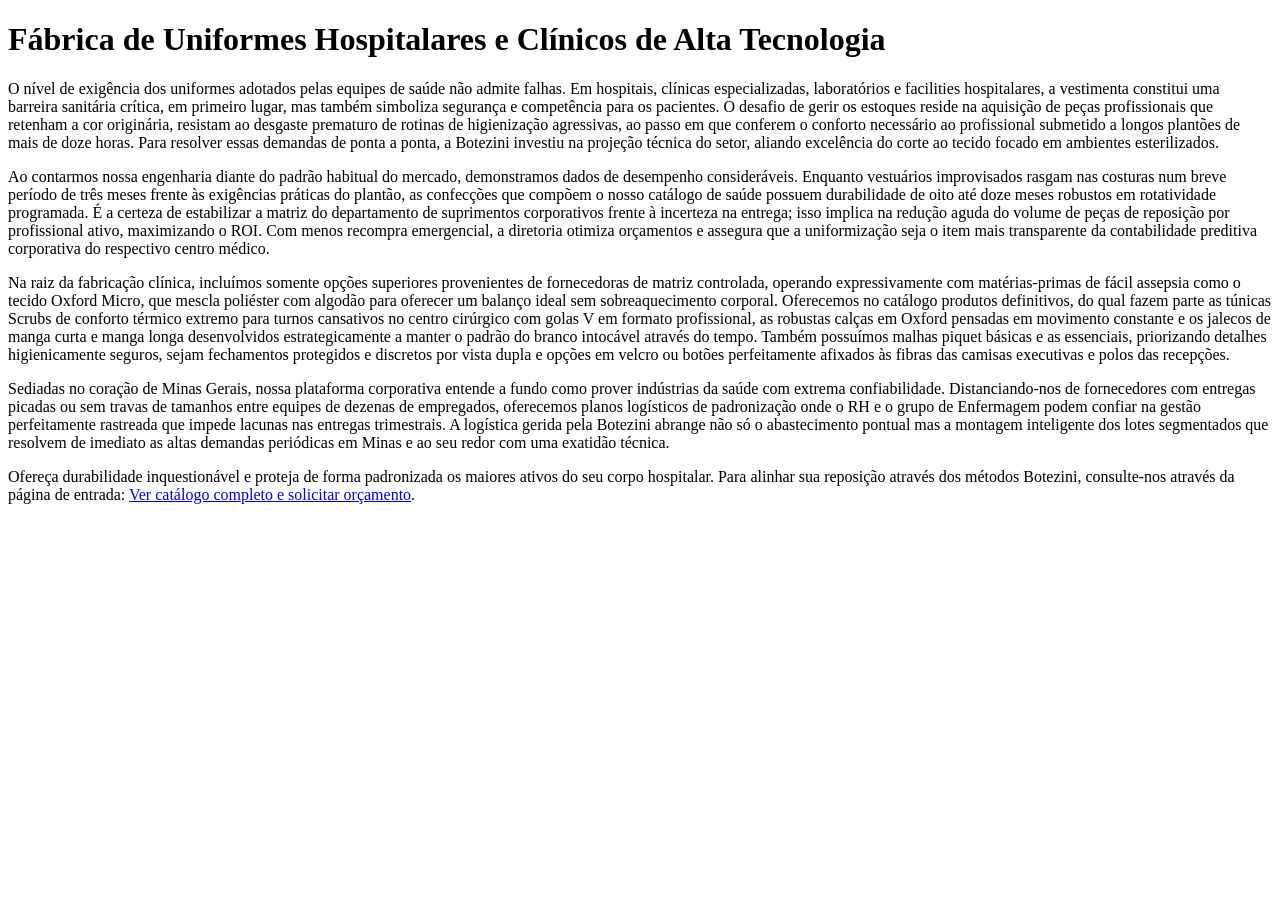
<file: src/uniformes-hospitalares.html>
<!DOCTYPE html>
<html lang="pt-BR">
<head>
  <meta charset="UTF-8">
  <meta name="viewport" content="width=device-width, initial-scale=1.0">
  <title>Fábrica de Uniformes Hospitalares e Clínicos | Botezini Confecções</title>
  <meta name="description" content="A Botezini Confecções oferece uniformes hospitalares e clínicos com tecnologia anti-contaminação, jalecos impecáveis de fácil higienização para áreas de saúde.">
  <link rel="canonical" href="https://www.botezini.com.br/uniformes-hospitalares">
  <meta name="robots" content="index, follow">
  <script type="application/ld+json">
  {
    "@context": "https://schema.org",
    "@type": "WebPage",
    "name": "Fábrica de Uniformes Hospitalares e Clínicos | Botezini Confecções",
    "url": "https://www.botezini.com.br/uniformes-hospitalares",
    "description": "A Botezini Confecções oferece uniformes hospitalares e clínicos com tecnologia anti-contaminação, jalecos impecáveis de fácil higienização para áreas de saúde.",
    "publisher": {
      "@type": "Organization",
      "name": "Botezini Confecções",
      "url": "https://www.botezini.com.br"
    }
  }
  </script>
</head>
<body>
  <h1>Fábrica de Uniformes Hospitalares e Clínicos de Alta Tecnologia</h1>
  <p>O nível de exigência dos uniformes adotados pelas equipes de saúde não admite falhas. Em hospitais, clínicas especializadas, laboratórios e facilities hospitalares, a vestimenta constitui uma barreira sanitária crítica, em primeiro lugar, mas também simboliza segurança e competência para os pacientes. O desafio de gerir os estoques reside na aquisição de peças profissionais que retenham a cor originária, resistam ao desgaste prematuro de rotinas de higienização agressivas, ao passo em que conferem o conforto necessário ao profissional submetido a longos plantões de mais de doze horas. Para resolver essas demandas de ponta a ponta, a Botezini investiu na projeção técnica do setor, aliando excelência do corte ao tecido focado em ambientes esterilizados.</p>
  <p>Ao contarmos nossa engenharia diante do padrão habitual do mercado, demonstramos dados de desempenho consideráveis. Enquanto vestuários improvisados rasgam nas costuras num breve período de três meses frente às exigências práticas do plantão, as confecções que compõem o nosso catálogo de saúde possuem durabilidade de oito até doze meses robustos em rotatividade programada. É a certeza de estabilizar a matriz do departamento de suprimentos corporativos frente à incerteza na entrega; isso implica na redução aguda do volume de peças de reposição por profissional ativo, maximizando o ROI. Com menos recompra emergencial, a diretoria otimiza orçamentos e assegura que a uniformização seja o item mais transparente da contabilidade preditiva corporativa do respectivo centro médico.</p>
  <p>Na raiz da fabricação clínica, incluímos somente opções superiores provenientes de fornecedoras de matriz controlada, operando expressivamente com matérias-primas de fácil assepsia como o tecido Oxford Micro, que mescla poliéster com algodão para oferecer um balanço ideal sem sobreaquecimento corporal. Oferecemos no catálogo produtos definitivos, do qual fazem parte as túnicas Scrubs de conforto térmico extremo para turnos cansativos no centro cirúrgico com golas V em formato profissional, as robustas calças em Oxford pensadas em movimento constante e os jalecos de manga curta e manga longa desenvolvidos estrategicamente a manter o padrão do branco intocável através do tempo. Também possuímos malhas piquet básicas e as essenciais, priorizando detalhes higienicamente seguros, sejam fechamentos protegidos e discretos por vista dupla e opções em velcro ou botões perfeitamente afixados às fibras das camisas executivas e polos das recepções.</p>
  <p>Sediadas no coração de Minas Gerais, nossa plataforma corporativa entende a fundo como prover indústrias da saúde com extrema confiabilidade. Distanciando-nos de fornecedores com entregas picadas ou sem travas de tamanhos entre equipes de dezenas de empregados, oferecemos planos logísticos de padronização onde o RH e o grupo de Enfermagem podem confiar na gestão perfeitamente rastreada que impede lacunas nas entregas trimestrais. A logística gerida pela Botezini abrange não só o abastecimento pontual mas a montagem inteligente dos lotes segmentados que resolvem de imediato as altas demandas periódicas em Minas e ao seu redor com uma exatidão técnica.</p>
  <p>Ofereça durabilidade inquestionável e proteja de forma padronizada os maiores ativos do seu corpo hospitalar. Para alinhar sua reposição através dos métodos Botezini, consulte-nos através da página de entrada: <a href="https://www.botezini.com.br">Ver catálogo completo e solicitar orçamento</a>.</p>
</body>
</html>
</file>
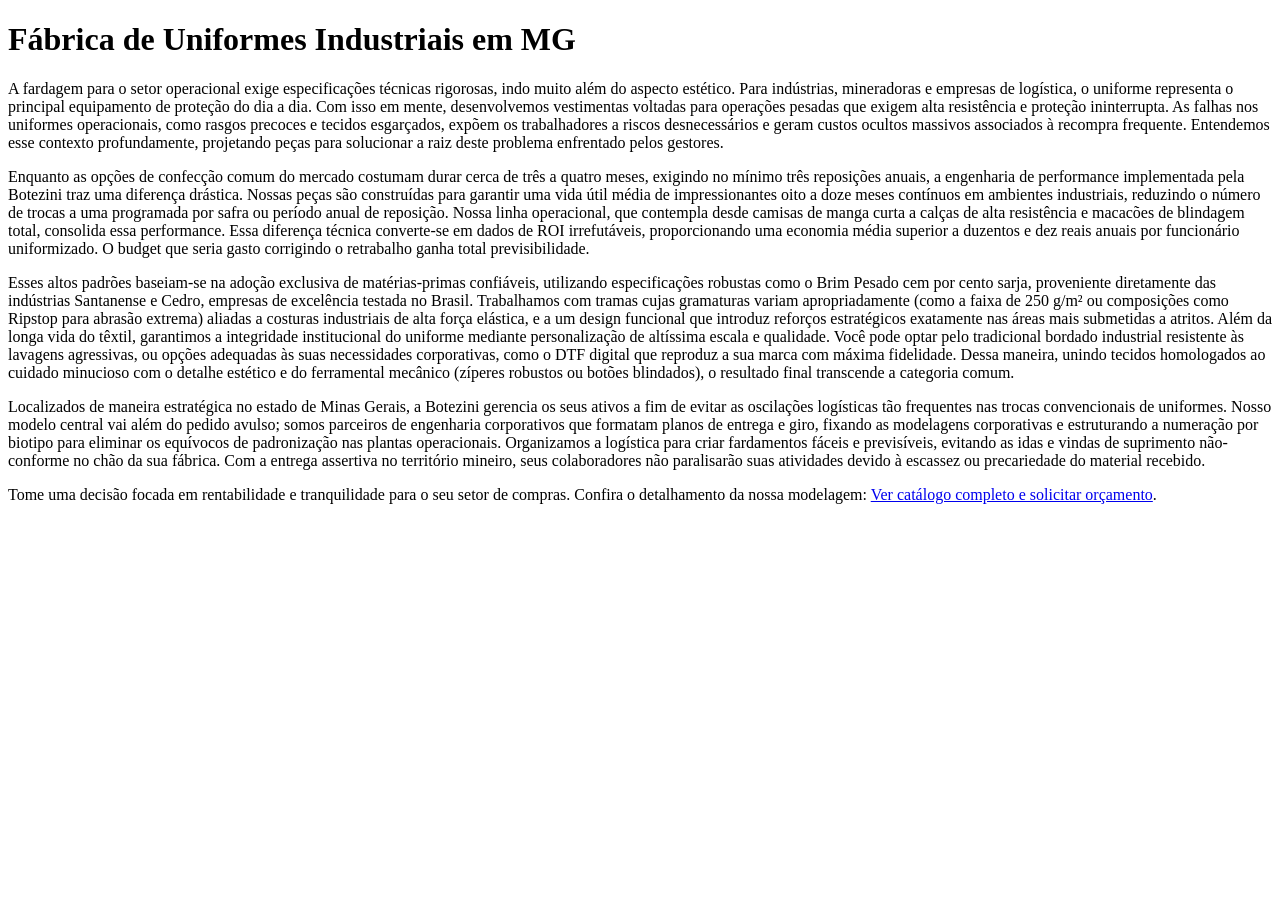
<file: src/uniformes-industriais-mg.html>
<!DOCTYPE html>
<html lang="pt-BR">
<head>
  <meta charset="UTF-8">
  <meta name="viewport" content="width=device-width, initial-scale=1.0">
  <title>Fábrica de Uniformes Industriais em MG | Botezini Confecções</title>
  <meta name="description" content="Na Botezini Confecções, fornecemos uniformes industriais de alta resistência e durabilidade para operações em MG. Peças que duram de 8 a 12 meses.">
  <link rel="canonical" href="https://www.botezini.com.br/uniformes-industriais-mg">
  <meta name="robots" content="index, follow">
  <script type="application/ld+json">
  {
    "@context": "https://schema.org",
    "@type": "WebPage",
    "name": "Fábrica de Uniformes Industriais em MG | Botezini Confecções",
    "url": "https://www.botezini.com.br/uniformes-industriais-mg",
    "description": "Na Botezini Confecções, fornecemos uniformes industriais de alta resistência e durabilidade para operações em MG. Peças que duram de 8 a 12 meses.",
    "publisher": {
      "@type": "Organization",
      "name": "Botezini Confecções",
      "url": "https://www.botezini.com.br"
    }
  }
  </script>
</head>
<body>
  <h1>Fábrica de Uniformes Industriais em MG</h1>
  <p>A fardagem para o setor operacional exige especificações técnicas rigorosas, indo muito além do aspecto estético. Para indústrias, mineradoras e empresas de logística, o uniforme representa o principal equipamento de proteção do dia a dia. Com isso em mente, desenvolvemos vestimentas voltadas para operações pesadas que exigem alta resistência e proteção ininterrupta. As falhas nos uniformes operacionais, como rasgos precoces e tecidos esgarçados, expõem os trabalhadores a riscos desnecessários e geram custos ocultos massivos associados à recompra frequente. Entendemos esse contexto profundamente, projetando peças para solucionar a raiz deste problema enfrentado pelos gestores.</p>
  <p>Enquanto as opções de confecção comum do mercado costumam durar cerca de três a quatro meses, exigindo no mínimo três reposições anuais, a engenharia de performance implementada pela Botezini traz uma diferença drástica. Nossas peças são construídas para garantir uma vida útil média de impressionantes oito a doze meses contínuos em ambientes industriais, reduzindo o número de trocas a uma programada por safra ou período anual de reposição. Nossa linha operacional, que contempla desde camisas de manga curta a calças de alta resistência e macacões de blindagem total, consolida essa performance. Essa diferença técnica converte-se em dados de ROI irrefutáveis, proporcionando uma economia média superior a duzentos e dez reais anuais por funcionário uniformizado. O budget que seria gasto corrigindo o retrabalho ganha total previsibilidade.</p>
  <p>Esses altos padrões baseiam-se na adoção exclusiva de matérias-primas confiáveis, utilizando especificações robustas como o Brim Pesado cem por cento sarja, proveniente diretamente das indústrias Santanense e Cedro, empresas de excelência testada no Brasil. Trabalhamos com tramas cujas gramaturas variam apropriadamente (como a faixa de 250 g/m² ou composições como Ripstop para abrasão extrema) aliadas a costuras industriais de alta força elástica, e a um design funcional que introduz reforços estratégicos exatamente nas áreas mais submetidas a atritos. Além da longa vida do têxtil, garantimos a integridade institucional do uniforme mediante personalização de altíssima escala e qualidade. Você pode optar pelo tradicional bordado industrial resistente às lavagens agressivas, ou opções adequadas às suas necessidades corporativas, como o DTF digital que reproduz a sua marca com máxima fidelidade. Dessa maneira, unindo tecidos homologados ao cuidado minucioso com o detalhe estético e do ferramental mecânico (zíperes robustos ou botões blindados), o resultado final transcende a categoria comum.</p>
  <p>Localizados de maneira estratégica no estado de Minas Gerais, a Botezini gerencia os seus ativos a fim de evitar as oscilações logísticas tão frequentes nas trocas convencionais de uniformes. Nosso modelo central vai além do pedido avulso; somos parceiros de engenharia corporativos que formatam planos de entrega e giro, fixando as modelagens corporativas e estruturando a numeração por biotipo para eliminar os equívocos de padronização nas plantas operacionais. Organizamos a logística para criar fardamentos fáceis e previsíveis, evitando as idas e vindas de suprimento não-conforme no chão da sua fábrica. Com a entrega assertiva no território mineiro, seus colaboradores não paralisarão suas atividades devido à escassez ou precariedade do material recebido.</p>
  <p>Tome uma decisão focada em rentabilidade e tranquilidade para o seu setor de compras. Confira o detalhamento da nossa modelagem: <a href="https://www.botezini.com.br">Ver catálogo completo e solicitar orçamento</a>.</p>
</body>
</html>
</file>
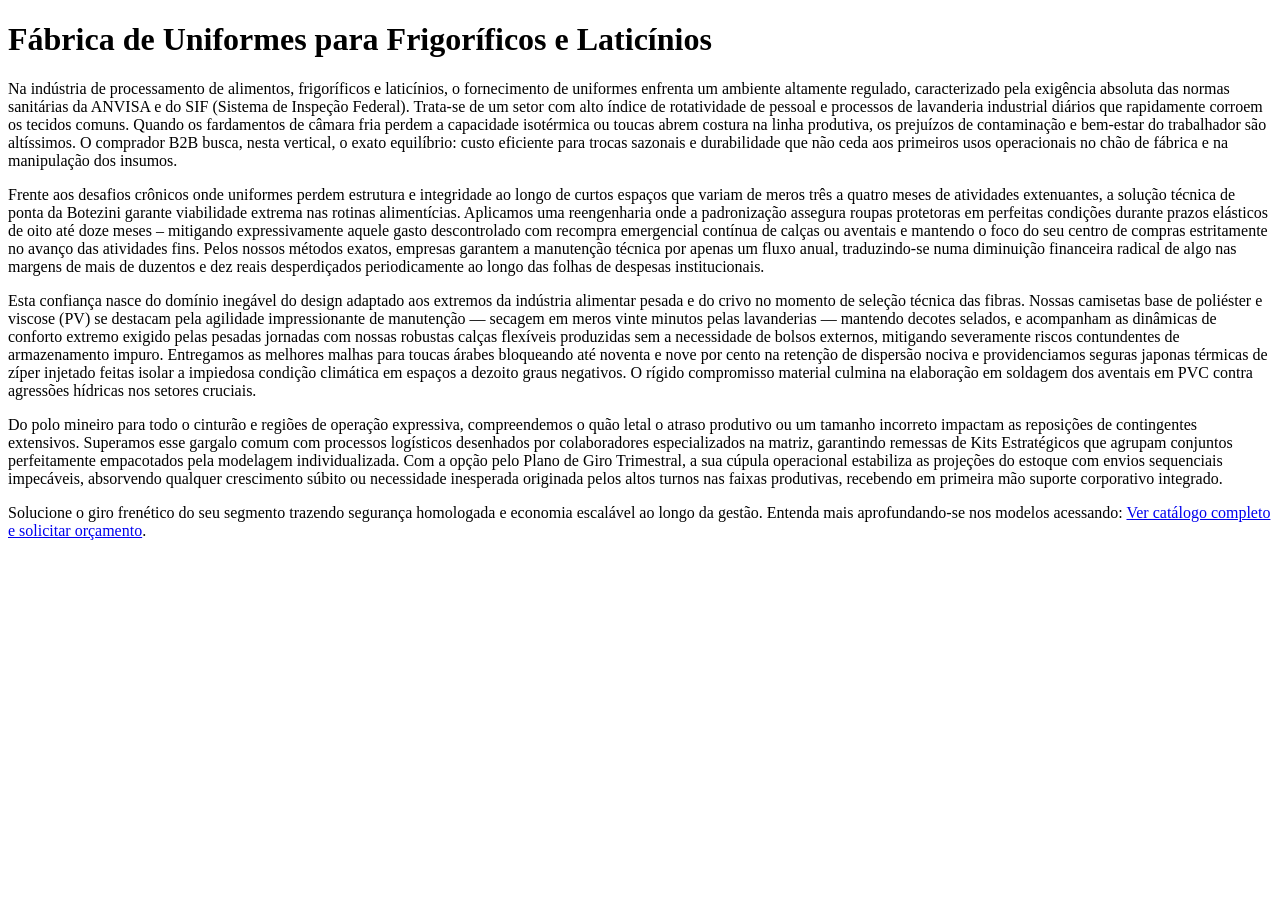
<file: src/uniformes-para-frigorifico.html>
<!DOCTYPE html>
<html lang="pt-BR">
<head>
  <meta charset="UTF-8">
  <meta name="viewport" content="width=device-width, initial-scale=1.0">
  <title>Fábrica de Uniformes para Frigoríficos e Laticínios | Botezini Confecções</title>
  <meta name="description" content="Uniformes sanitários de alto giro e proteção extrema para frigoríficos, laticínios e processamento de alimentos. Adequação normas ANVISA e SIF com qualidade Botezini.">
  <link rel="canonical" href="https://www.botezini.com.br/uniformes-para-frigorifico">
  <meta name="robots" content="index, follow">
  <script type="application/ld+json">
  {
    "@context": "https://schema.org",
    "@type": "WebPage",
    "name": "Fábrica de Uniformes para Frigoríficos e Laticínios | Botezini Confecções",
    "url": "https://www.botezini.com.br/uniformes-para-frigorifico",
    "description": "Uniformes sanitários de alto giro e proteção extrema para frigoríficos, laticínios e processamento de alimentos. Adequação normas ANVISA e SIF com qualidade Botezini.",
    "publisher": {
      "@type": "Organization",
      "name": "Botezini Confecções",
      "url": "https://www.botezini.com.br"
    }
  }
  </script>
</head>
<body>
  <h1>Fábrica de Uniformes para Frigoríficos e Laticínios</h1>
  <p>Na indústria de processamento de alimentos, frigoríficos e laticínios, o fornecimento de uniformes enfrenta um ambiente altamente regulado, caracterizado pela exigência absoluta das normas sanitárias da ANVISA e do SIF (Sistema de Inspeção Federal). Trata-se de um setor com alto índice de rotatividade de pessoal e processos de lavanderia industrial diários que rapidamente corroem os tecidos comuns. Quando os fardamentos de câmara fria perdem a capacidade isotérmica ou toucas abrem costura na linha produtiva, os prejuízos de contaminação e bem-estar do trabalhador são altíssimos. O comprador B2B busca, nesta vertical, o exato equilíbrio: custo eficiente para trocas sazonais e durabilidade que não ceda aos primeiros usos operacionais no chão de fábrica e na manipulação dos insumos.</p>
  <p>Frente aos desafios crônicos onde uniformes perdem estrutura e integridade ao longo de curtos espaços que variam de meros três a quatro meses de atividades extenuantes, a solução técnica de ponta da Botezini garante viabilidade extrema nas rotinas alimentícias. Aplicamos uma reengenharia onde a padronização assegura roupas protetoras em perfeitas condições durante prazos elásticos de oito até doze meses – mitigando expressivamente aquele gasto descontrolado com recompra emergencial contínua de calças ou aventais e mantendo o foco do seu centro de compras estritamente no avanço das atividades fins. Pelos nossos métodos exatos, empresas garantem a manutenção técnica por apenas um fluxo anual, traduzindo-se numa diminuição financeira radical de algo nas margens de mais de duzentos e dez reais desperdiçados periodicamente ao longo das folhas de despesas institucionais.</p>
  <p>Esta confiança nasce do domínio inegável do design adaptado aos extremos da indústria alimentar pesada e do crivo no momento de seleção técnica das fibras. Nossas camisetas base de poliéster e viscose (PV) se destacam pela agilidade impressionante de manutenção — secagem em meros vinte minutos pelas lavanderias — mantendo decotes selados, e acompanham as dinâmicas de conforto extremo exigido pelas pesadas jornadas com nossas robustas calças flexíveis produzidas sem a necessidade de bolsos externos, mitigando severamente riscos contundentes de armazenamento impuro. Entregamos as melhores malhas para toucas árabes bloqueando até noventa e nove por cento na retenção de dispersão nociva e providenciamos seguras japonas térmicas de zíper injetado feitas isolar a impiedosa condição climática em espaços a dezoito graus negativos. O rígido compromisso material culmina na elaboração em soldagem dos aventais em PVC contra agressões hídricas nos setores cruciais.</p>
  <p>Do polo mineiro para todo o cinturão e regiões de operação expressiva, compreendemos o quão letal o atraso produtivo ou um tamanho incorreto impactam as reposições de contingentes extensivos. Superamos esse gargalo comum com processos logísticos desenhados por colaboradores especializados na matriz, garantindo remessas de Kits Estratégicos que agrupam conjuntos perfeitamente empacotados pela modelagem individualizada. Com a opção pelo Plano de Giro Trimestral, a sua cúpula operacional estabiliza as projeções do estoque com envios sequenciais impecáveis, absorvendo qualquer crescimento súbito ou necessidade inesperada originada pelos altos turnos nas faixas produtivas, recebendo em primeira mão suporte corporativo integrado.</p>
  <p>Solucione o giro frenético do seu segmento trazendo segurança homologada e economia escalável ao longo da gestão. Entenda mais aprofundando-se nos modelos acessando: <a href="https://www.botezini.com.br">Ver catálogo completo e solicitar orçamento</a>.</p>
</body>
</html>
</file>
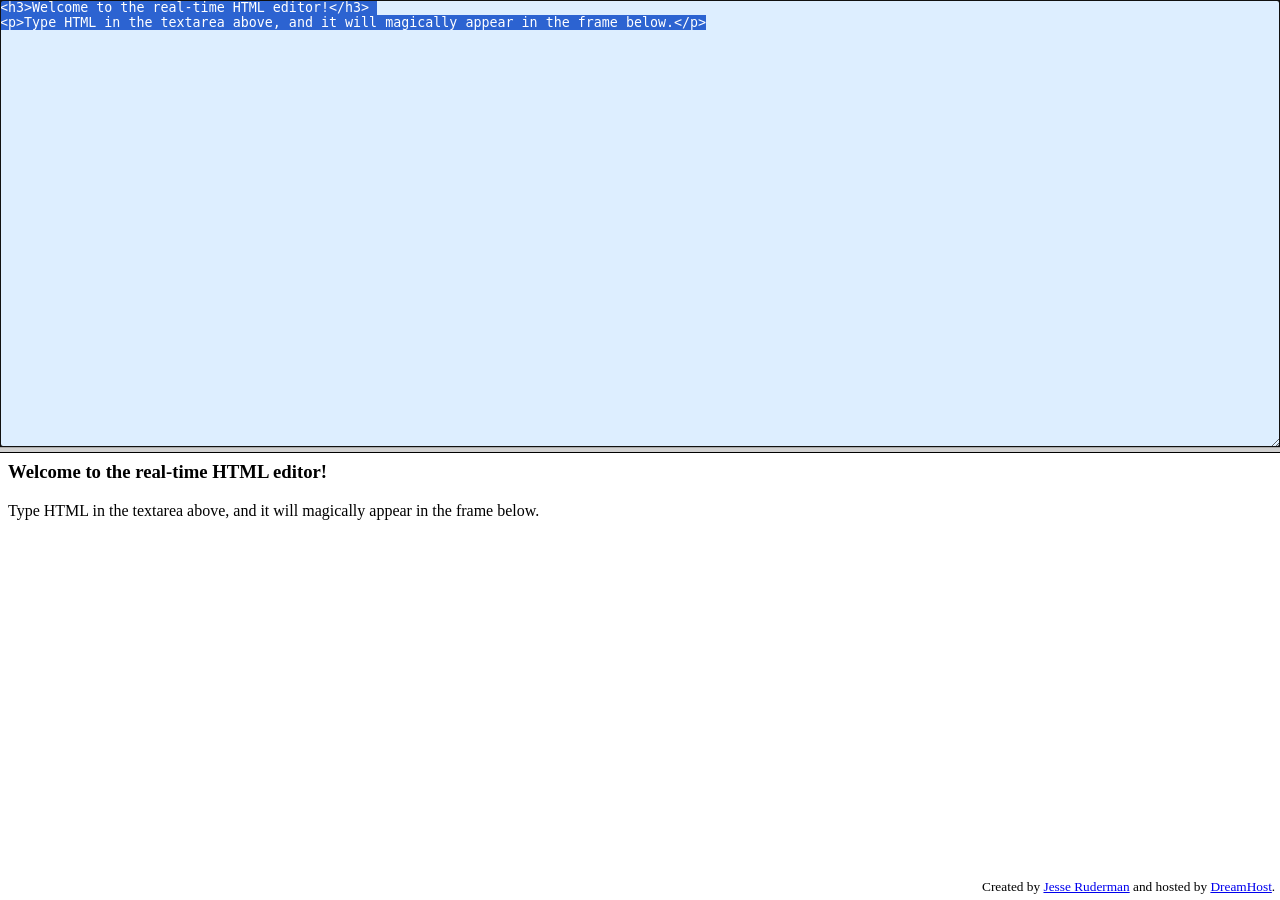
<file: referencias/drafts/botezini-rascunho.html>
<!DOCTYPE html>
<!-- saved from url=(0032)https://htmledit.squarefree.com/ -->
<html><head><meta http-equiv="Content-Type" content="text/html; charset=windows-1252">
<title>Real-time HTML Editor</title>
<script type="text/javascript">

var editboxHTML = 
'<html class="expand close">' +
'<head>' +
'<style type="text/css">' +
'.expand { width: 100%; height: 100%; }' +
'.close { border: none; margin: 0px; padding: 0px; }' +
'html,body { overflow: hidden; }' +
'<\/style>' +
'<\/head>' +
'<body class="expand close" onload="document.f.ta.focus(); document.f.ta.select();">' +
'<form class="expand close" name="f">' +
'<textarea class="expand close" style="background: #def;" name="ta" wrap="hard" spellcheck="false">' +
'<\/textarea>' +
'<\/form>' +
'<\/body>' +
'<\/html>';

var defaultStuff = '<h3>Welcome to the real-time HTML editor!<\/h3>\n' +
'<p>Type HTML in the textarea above, and it will magically appear in the frame below.<\/p>';

// I don't want this stuff to appear in the box at the top because I feel it's likely to be distracting.
var extraStuff = '<div style="position:absolute; margin:.3em; bottom:0em; right:0em;"><small>\n  Created by <a href="http://www.squarefree.com/" target="_top">Jesse Ruderman<\/a> and hosted by <a href="http://www.dreamhost.com/rewards.cgi?jesseruderman" target="_top">DreamHost<\/a>.\n<\/small><\/div>';

var old = '';
         
function init()
{
  window.editbox.document.write(editboxHTML);
  window.editbox.document.close();
  window.editbox.document.f.ta.value = defaultStuff;
  update();
}

function update()
{
  var textarea = window.editbox.document.f.ta;
  var d = dynamicframe.document; 

  if (old != textarea.value) {
    old = textarea.value;
    d.open();
    d.write(old);
    if (old.replace(/[\r\n]/g,'') == defaultStuff.replace(/[\r\n]/g,''))
      d.write(extraStuff);
    d.close();
  }

  window.setTimeout(update, 150);
}

</script>
</head>

<frameset resizable="yes" rows="50%,*" onload="init();" class="vsc-initialized">
  <!-- about:blank confuses opera, so use javascript: URLs instead -->
  <frame name="editbox" src="javascript:&#39;&#39;;">
  <frame name="dynamicframe" src="javascript:&#39;&#39;;">
</frameset>


</html>
</file>
